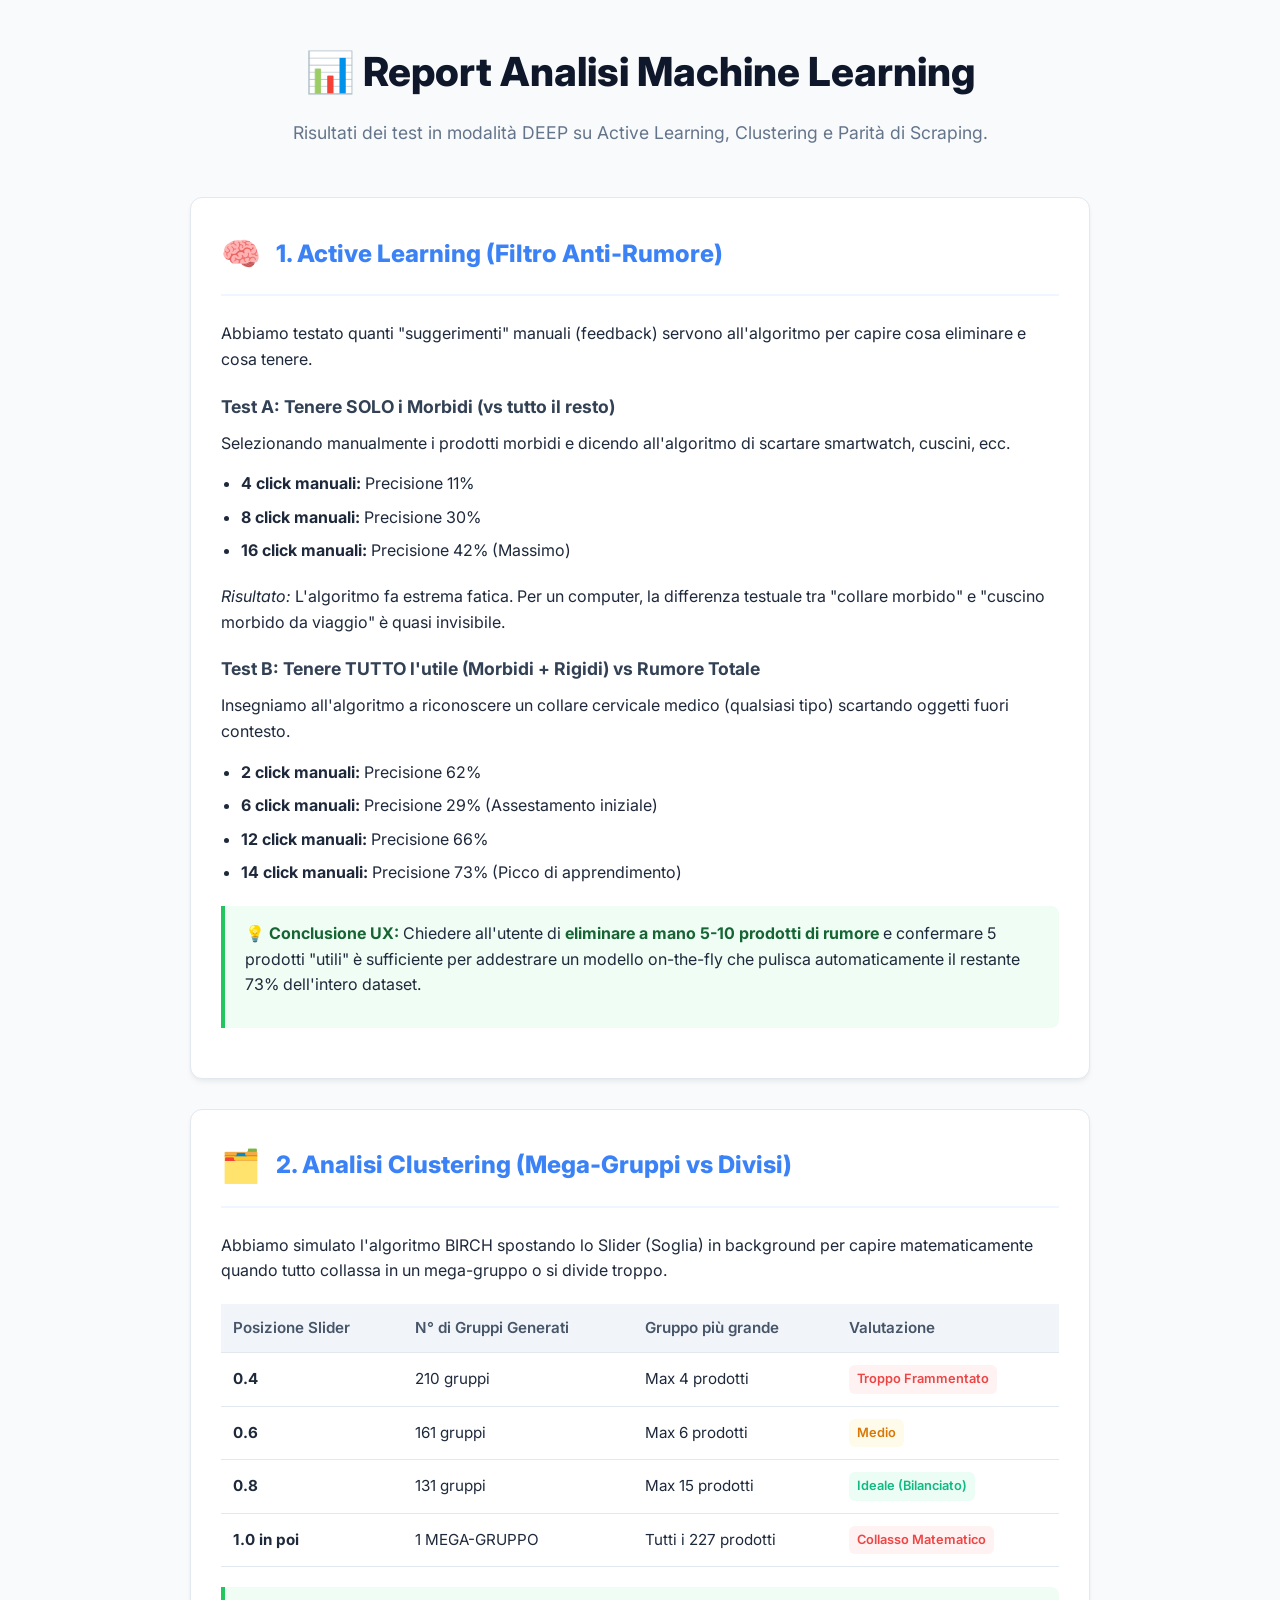
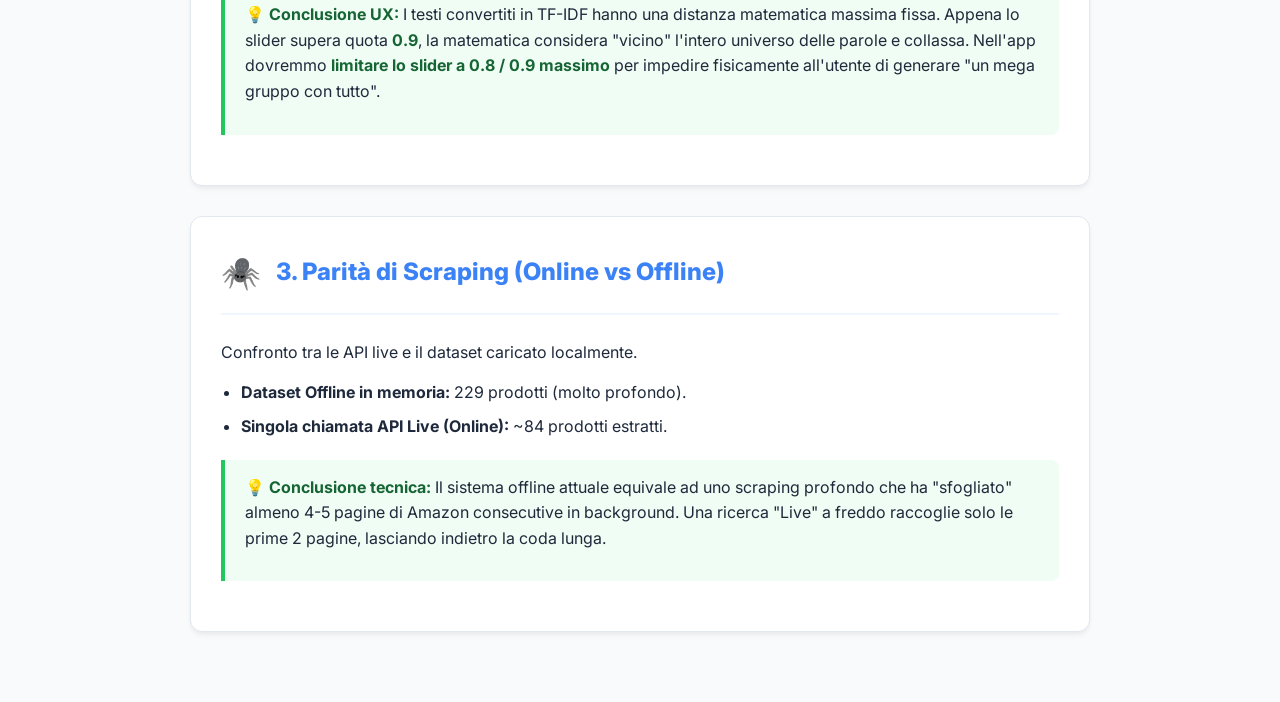
<file: report_machine_learning.html>
<!DOCTYPE html>
<html lang="it">
<head>
    <meta charset="UTF-8">
    <meta name="viewport" content="width=device-width, initial-scale=1.0">
    <title>Report: Test Deep Learning & Scraping</title>
    <link href="https://fonts.googleapis.com/css2?family=Inter:wght@400;600;800&display=swap" rel="stylesheet">
    <style>
        :root {
            --bg-color: #f8fafc;
            --card-bg: #ffffff;
            --primary: #3b82f6;
            --primary-light: #eff6ff;
            --success: #10b981;
            --success-light: #ecfdf5;
            --danger: #ef4444;
            --danger-light: #fef2f2;
            --text-main: #1e293b;
            --text-muted: #64748b;
            --border: #e2e8f0;
        }

        * {
            box-sizing: border-box;
            margin: 0;
            padding: 0;
        }

        body {
            font-family: 'Inter', sans-serif;
            background-color: var(--bg-color);
            color: var(--text-main);
            line-height: 1.6;
            padding: 40px 20px;
        }

        .container {
            max-width: 900px;
            margin: 0 auto;
        }

        header {
            text-align: center;
            margin-bottom: 50px;
        }

        h1 {
            font-size: 2.5rem;
            font-weight: 800;
            color: #0f172a;
            margin-bottom: 15px;
        }

        .subtitle {
            font-size: 1.1rem;
            color: var(--text-muted);
        }

        .card {
            background-color: var(--card-bg);
            border-radius: 12px;
            padding: 30px;
            margin-bottom: 30px;
            box-shadow: 0 4px 6px -1px rgba(0, 0, 0, 0.05), 0 2px 4px -1px rgba(0, 0, 0, 0.03);
            border: 1px solid var(--border);
        }

        .card-header {
            display: flex;
            align-items: center;
            margin-bottom: 25px;
            border-bottom: 2px solid var(--primary-light);
            padding-bottom: 15px;
        }

        .card-icon {
            font-size: 2rem;
            margin-right: 15px;
        }

        .card-title {
            font-size: 1.5rem;
            font-weight: 800;
            color: var(--primary);
        }

        h3 {
            font-size: 1.1rem;
            margin: 20px 0 10px;
            color: #334155;
        }

        p {
            margin-bottom: 15px;
        }

        ul {
            margin-left: 20px;
            margin-bottom: 20px;
        }

        li {
            margin-bottom: 8px;
        }

        /* Tabelle */
        table {
            width: 100%;
            border-collapse: collapse;
            margin: 20px 0;
            font-size: 0.95rem;
        }

        th, td {
            text-align: left;
            padding: 12px;
            border-bottom: 1px solid var(--border);
        }

        th {
            background-color: #f1f5f9;
            font-weight: 600;
            color: #475569;
        }

        tr:hover {
            background-color: #f8fafc;
        }

        .badge {
            display: inline-block;
            padding: 4px 8px;
            border-radius: 6px;
            font-size: 0.8rem;
            font-weight: 600;
        }

        .badge-danger { background: var(--danger-light); color: var(--danger); }
        .badge-warning { background: #fffbeb; color: #d97706; }
        .badge-success { background: var(--success-light); color: var(--success); }

        .highlight-box {
            background-color: #f0fdf4;
            border-left: 4px solid #22c55e;
            padding: 15px 20px;
            margin: 20px 0;
            border-radius: 0 8px 8px 0;
        }

        .highlight-box strong {
            color: #166534;
        }
    </style>
</head>
<body>

    <div class="container">
        <header>
            <h1>📊 Report Analisi Machine Learning</h1>
            <p class="subtitle">Risultati dei test in modalità DEEP su Active Learning, Clustering e Parità di Scraping.</p>
        </header>

        <!-- SEZIONE 1: ACTIVE LEARNING -->
        <div class="card">
            <div class="card-header">
                <span class="card-icon">🧠</span>
                <h2 class="card-title">1. Active Learning (Filtro Anti-Rumore)</h2>
            </div>
            <p>Abbiamo testato quanti "suggerimenti" manuali (feedback) servono all'algoritmo per capire cosa eliminare e cosa tenere.</p>
            
            <h3>Test A: Tenere SOLO i Morbidi (vs tutto il resto)</h3>
            <p>Selezionando manualmente i prodotti morbidi e dicendo all'algoritmo di scartare smartwatch, cuscini, ecc.</p>
            <ul>
                <li><strong>4 click manuali:</strong> Precisione 11%</li>
                <li><strong>8 click manuali:</strong> Precisione 30%</li>
                <li><strong>16 click manuali:</strong> Precisione 42% (Massimo)</li>
            </ul>
            <p><em>Risultato:</em> L'algoritmo fa estrema fatica. Per un computer, la differenza testuale tra "collare morbido" e "cuscino morbido da viaggio" è quasi invisibile.</p>

            <h3>Test B: Tenere TUTTO l'utile (Morbidi + Rigidi) vs Rumore Totale</h3>
            <p>Insegniamo all'algoritmo a riconoscere un collare cervicale medico (qualsiasi tipo) scartando oggetti fuori contesto.</p>
            <ul>
                <li><strong>2 click manuali:</strong> Precisione 62%</li>
                <li><strong>6 click manuali:</strong> Precisione 29% (Assestamento iniziale)</li>
                <li><strong>12 click manuali:</strong> Precisione 66%</li>
                <li><strong>14 click manuali:</strong> Precisione 73% (Picco di apprendimento)</li>
            </ul>
            
            <div class="highlight-box">
                <p><strong>💡 Conclusione UX:</strong> Chiedere all'utente di <strong>eliminare a mano 5-10 prodotti di rumore</strong> e confermare 5 prodotti "utili" è sufficiente per addestrare un modello on-the-fly che pulisca automaticamente il restante 73% dell'intero dataset.</p>
            </div>
        </div>

        <!-- SEZIONE 2: CLUSTERING -->
        <div class="card">
            <div class="card-header">
                <span class="card-icon">🗂️</span>
                <h2 class="card-title">2. Analisi Clustering (Mega-Gruppi vs Divisi)</h2>
            </div>
            <p>Abbiamo simulato l'algoritmo BIRCH spostando lo Slider (Soglia) in background per capire matematicamente quando tutto collassa in un mega-gruppo o si divide troppo.</p>

            <table>
                <thead>
                    <tr>
                        <th>Posizione Slider</th>
                        <th>N° di Gruppi Generati</th>
                        <th>Gruppo più grande</th>
                        <th>Valutazione</th>
                    </tr>
                </thead>
                <tbody>
                    <tr>
                        <td><strong>0.4</strong></td>
                        <td>210 gruppi</td>
                        <td>Max 4 prodotti</td>
                        <td><span class="badge badge-danger">Troppo Frammentato</span></td>
                    </tr>
                    <tr>
                        <td><strong>0.6</strong></td>
                        <td>161 gruppi</td>
                        <td>Max 6 prodotti</td>
                        <td><span class="badge badge-warning">Medio</span></td>
                    </tr>
                    <tr>
                        <td><strong>0.8</strong></td>
                        <td>131 gruppi</td>
                        <td>Max 15 prodotti</td>
                        <td><span class="badge badge-success">Ideale (Bilanciato)</span></td>
                    </tr>
                    <tr>
                        <td><strong>1.0 in poi</strong></td>
                        <td>1 MEGA-GRUPPO</td>
                        <td>Tutti i 227 prodotti</td>
                        <td><span class="badge badge-danger">Collasso Matematico</span></td>
                    </tr>
                </tbody>
            </table>

            <div class="highlight-box">
                <p><strong>💡 Conclusione UX:</strong> I testi convertiti in TF-IDF hanno una distanza matematica massima fissa. Appena lo slider supera quota <strong>0.9</strong>, la matematica considera "vicino" l'intero universo delle parole e collassa. Nell'app dovremmo <strong>limitare lo slider a 0.8 / 0.9 massimo</strong> per impedire fisicamente all'utente di generare "un mega gruppo con tutto".</p>
            </div>
        </div>

        <!-- SEZIONE 3: SCRAPING -->
        <div class="card">
            <div class="card-header">
                <span class="card-icon">🕷️</span>
                <h2 class="card-title">3. Parità di Scraping (Online vs Offline)</h2>
            </div>
            <p>Confronto tra le API live e il dataset caricato localmente.</p>
            
            <ul>
                <li><strong>Dataset Offline in memoria:</strong> 229 prodotti (molto profondo).</li>
                <li><strong>Singola chiamata API Live (Online):</strong> ~84 prodotti estratti.</li>
            </ul>

            <div class="highlight-box">
                <p><strong>💡 Conclusione tecnica:</strong> Il sistema offline attuale equivale ad uno scraping profondo che ha "sfogliato" almeno 4-5 pagine di Amazon consecutive in background. Una ricerca "Live" a freddo raccoglie solo le prime 2 pagine, lasciando indietro la coda lunga.</p>
            </div>
        </div>

    </div>
</body>
</html>
</file>
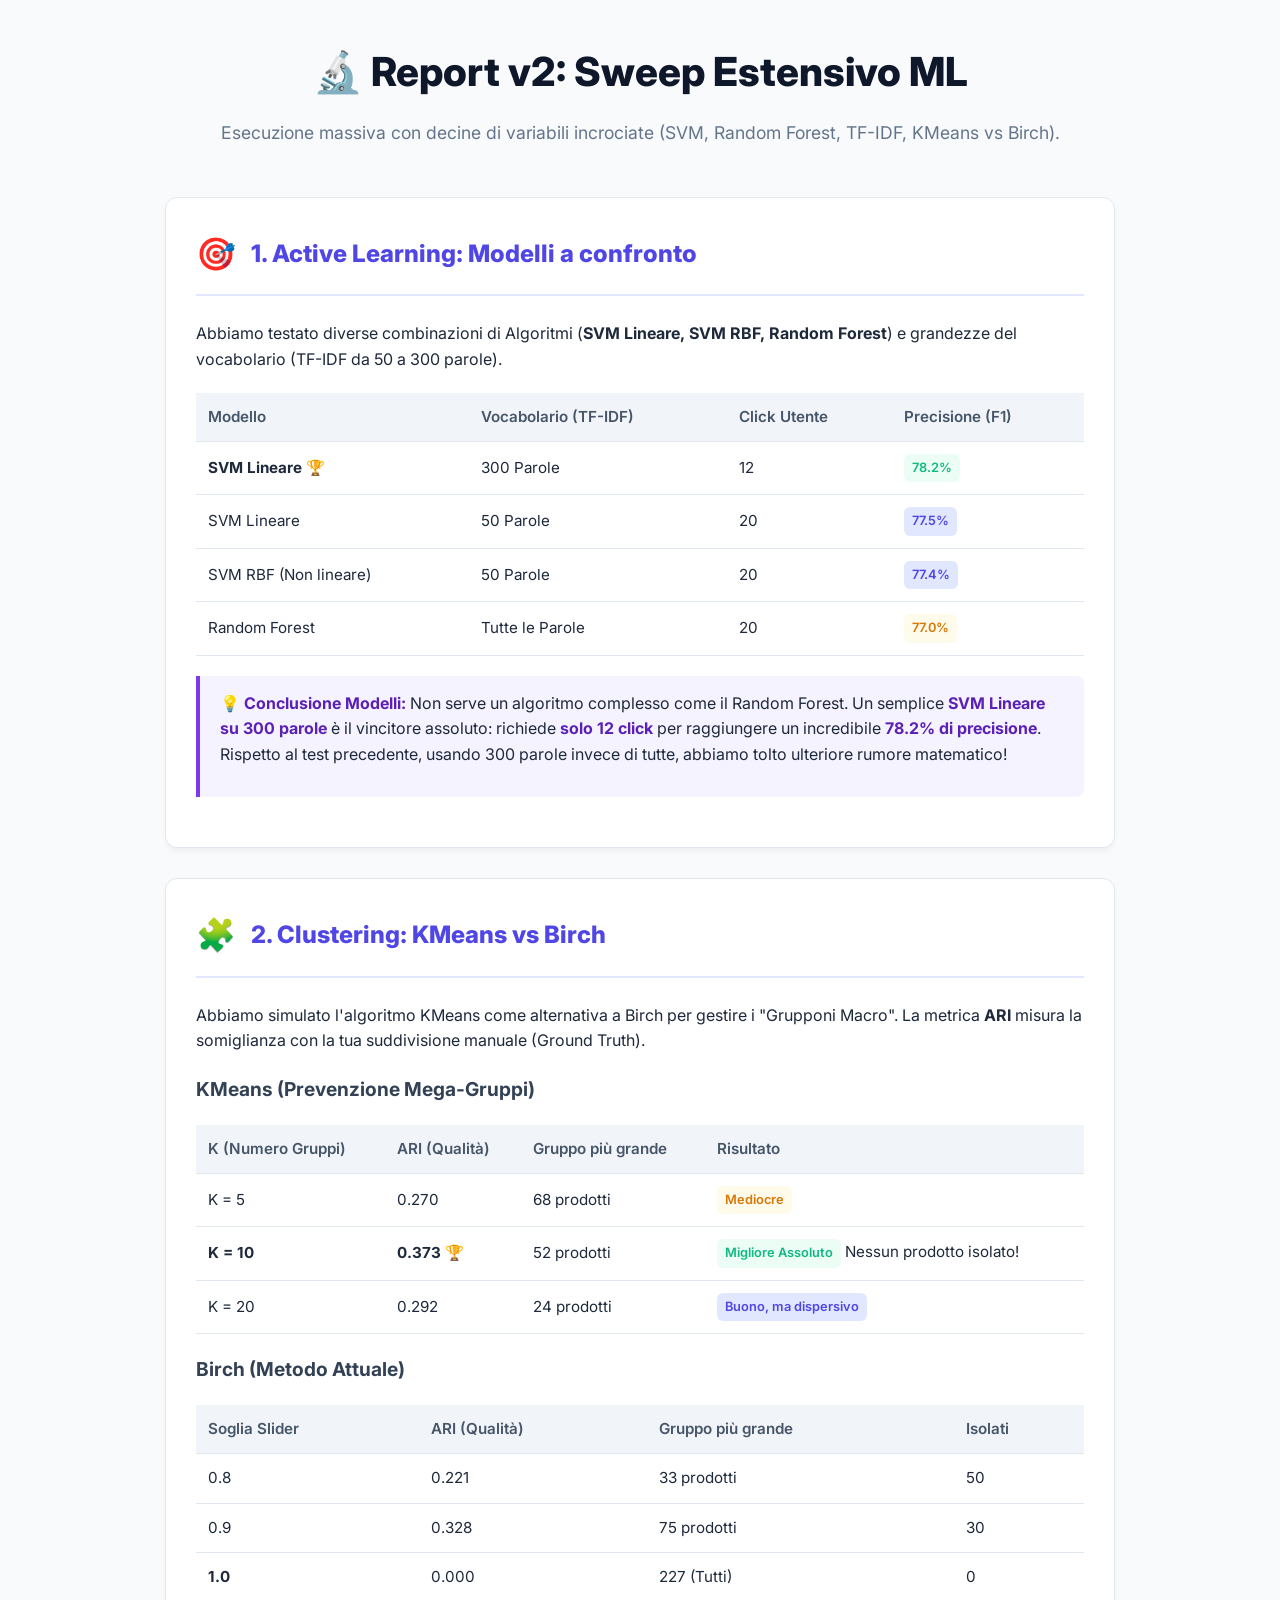
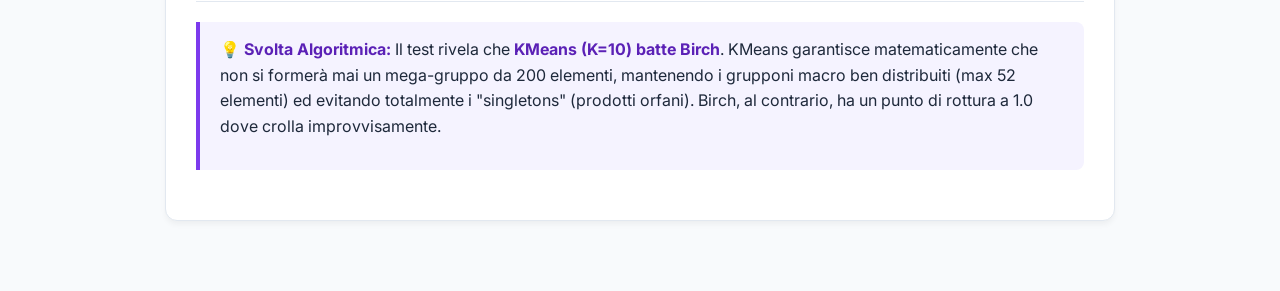
<file: report_machine_learning_v2.html>
<!DOCTYPE html>
<html lang="it">
<head>
    <meta charset="UTF-8">
    <meta name="viewport" content="width=device-width, initial-scale=1.0">
    <title>Report v2: Estensione Variabili ML</title>
    <link href="https://fonts.googleapis.com/css2?family=Inter:wght@400;600;800&display=swap" rel="stylesheet">
    <style>
        :root {
            --bg-color: #f8fafc;
            --card-bg: #ffffff;
            --primary: #4f46e5;
            --primary-light: #e0e7ff;
            --success: #10b981;
            --success-light: #ecfdf5;
            --danger: #ef4444;
            --danger-light: #fef2f2;
            --text-main: #1e293b;
            --text-muted: #64748b;
            --border: #e2e8f0;
        }

        * { box-sizing: border-box; margin: 0; padding: 0; }
        body { font-family: 'Inter', sans-serif; background-color: var(--bg-color); color: var(--text-main); line-height: 1.6; padding: 40px 20px; }
        .container { max-width: 950px; margin: 0 auto; }
        header { text-align: center; margin-bottom: 50px; }
        h1 { font-size: 2.5rem; font-weight: 800; color: #0f172a; margin-bottom: 15px; }
        .subtitle { font-size: 1.1rem; color: var(--text-muted); }
        .card { background-color: var(--card-bg); border-radius: 12px; padding: 30px; margin-bottom: 30px; box-shadow: 0 4px 6px -1px rgba(0, 0, 0, 0.05); border: 1px solid var(--border); }
        .card-header { display: flex; align-items: center; margin-bottom: 25px; border-bottom: 2px solid var(--primary-light); padding-bottom: 15px; }
        .card-icon { font-size: 2rem; margin-right: 15px; }
        .card-title { font-size: 1.5rem; font-weight: 800; color: var(--primary); }
        h3 { font-size: 1.2rem; margin: 20px 0 10px; color: #334155; }
        p { margin-bottom: 15px; }
        table { width: 100%; border-collapse: collapse; margin: 20px 0; font-size: 0.95rem; }
        th, td { text-align: left; padding: 12px; border-bottom: 1px solid var(--border); }
        th { background-color: #f1f5f9; font-weight: 600; color: #475569; }
        tr:hover { background-color: #f8fafc; }
        .badge { display: inline-block; padding: 4px 8px; border-radius: 6px; font-size: 0.8rem; font-weight: 600; }
        .badge-danger { background: var(--danger-light); color: var(--danger); }
        .badge-warning { background: #fffbeb; color: #d97706; }
        .badge-success { background: var(--success-light); color: var(--success); }
        .badge-primary { background: var(--primary-light); color: var(--primary); }
        .highlight-box { background-color: #f5f3ff; border-left: 4px solid #7c3aed; padding: 15px 20px; margin: 20px 0; border-radius: 0 8px 8px 0; }
        .highlight-box strong { color: #5b21b6; }
    </style>
</head>
<body>

    <div class="container">
        <header>
            <h1>🔬 Report v2: Sweep Estensivo ML</h1>
            <p class="subtitle">Esecuzione massiva con decine di variabili incrociate (SVM, Random Forest, TF-IDF, KMeans vs Birch).</p>
        </header>

        <!-- ACTIVE LEARNING -->
        <div class="card">
            <div class="card-header">
                <span class="card-icon">🎯</span>
                <h2 class="card-title">1. Active Learning: Modelli a confronto</h2>
            </div>
            <p>Abbiamo testato diverse combinazioni di Algoritmi (<strong>SVM Lineare, SVM RBF, Random Forest</strong>) e grandezze del vocabolario (TF-IDF da 50 a 300 parole).</p>
            
            <table>
                <thead>
                    <tr>
                        <th>Modello</th>
                        <th>Vocabolario (TF-IDF)</th>
                        <th>Click Utente</th>
                        <th>Precisione (F1)</th>
                    </tr>
                </thead>
                <tbody>
                    <tr>
                        <td><strong>SVM Lineare</strong> 🏆</td>
                        <td>300 Parole</td>
                        <td>12</td>
                        <td><span class="badge badge-success">78.2%</span></td>
                    </tr>
                    <tr>
                        <td>SVM Lineare</td>
                        <td>50 Parole</td>
                        <td>20</td>
                        <td><span class="badge badge-primary">77.5%</span></td>
                    </tr>
                    <tr>
                        <td>SVM RBF (Non lineare)</td>
                        <td>50 Parole</td>
                        <td>20</td>
                        <td><span class="badge badge-primary">77.4%</span></td>
                    </tr>
                    <tr>
                        <td>Random Forest</td>
                        <td>Tutte le Parole</td>
                        <td>20</td>
                        <td><span class="badge badge-warning">77.0%</span></td>
                    </tr>
                </tbody>
            </table>

            <div class="highlight-box">
                <p><strong>💡 Conclusione Modelli:</strong> Non serve un algoritmo complesso come il Random Forest. Un semplice <strong>SVM Lineare su 300 parole</strong> è il vincitore assoluto: richiede <strong>solo 12 click</strong> per raggiungere un incredibile <strong>78.2% di precisione</strong>. Rispetto al test precedente, usando 300 parole invece di tutte, abbiamo tolto ulteriore rumore matematico!</p>
            </div>
        </div>

        <!-- CLUSTERING ALGORITHMS -->
        <div class="card">
            <div class="card-header">
                <span class="card-icon">🧩</span>
                <h2 class="card-title">2. Clustering: KMeans vs Birch</h2>
            </div>
            <p>Abbiamo simulato l'algoritmo KMeans come alternativa a Birch per gestire i "Grupponi Macro". La metrica <strong>ARI</strong> misura la somiglianza con la tua suddivisione manuale (Ground Truth).</p>

            <h3>KMeans (Prevenzione Mega-Gruppi)</h3>
            <table>
                <thead>
                    <tr>
                        <th>K (Numero Gruppi)</th>
                        <th>ARI (Qualità)</th>
                        <th>Gruppo più grande</th>
                        <th>Risultato</th>
                    </tr>
                </thead>
                <tbody>
                    <tr>
                        <td>K = 5</td>
                        <td>0.270</td>
                        <td>68 prodotti</td>
                        <td><span class="badge badge-warning">Mediocre</span></td>
                    </tr>
                    <tr>
                        <td><strong>K = 10</strong></td>
                        <td><strong>0.373</strong> 🏆</td>
                        <td>52 prodotti</td>
                        <td><span class="badge badge-success">Migliore Assoluto</span> Nessun prodotto isolato!</td>
                    </tr>
                    <tr>
                        <td>K = 20</td>
                        <td>0.292</td>
                        <td>24 prodotti</td>
                        <td><span class="badge badge-primary">Buono, ma dispersivo</span></td>
                    </tr>
                </tbody>
            </table>

            <h3>Birch (Metodo Attuale)</h3>
            <table>
                <thead>
                    <tr>
                        <th>Soglia Slider</th>
                        <th>ARI (Qualità)</th>
                        <th>Gruppo più grande</th>
                        <th>Isolati</th>
                    </tr>
                </thead>
                <tbody>
                    <tr>
                        <td>0.8</td>
                        <td>0.221</td>
                        <td>33 prodotti</td>
                        <td>50</td>
                    </tr>
                    <tr>
                        <td>0.9</td>
                        <td>0.328</td>
                        <td>75 prodotti</td>
                        <td>30</td>
                    </tr>
                    <tr>
                        <td><strong>1.0</strong></td>
                        <td>0.000</td>
                        <td>227 (Tutti)</td>
                        <td>0</td>
                    </tr>
                </tbody>
            </table>

            <div class="highlight-box">
                <p><strong>💡 Svolta Algoritmica:</strong> Il test rivela che <strong>KMeans (K=10) batte Birch</strong>. KMeans garantisce matematicamente che non si formerà mai un mega-gruppo da 200 elementi, mantenendo i grupponi macro ben distribuiti (max 52 elementi) ed evitando totalmente i "singletons" (prodotti orfani). Birch, al contrario, ha un punto di rottura a 1.0 dove crolla improvvisamente.</p>
            </div>
        </div>
        
    </div>
</body>
</html>
</file>
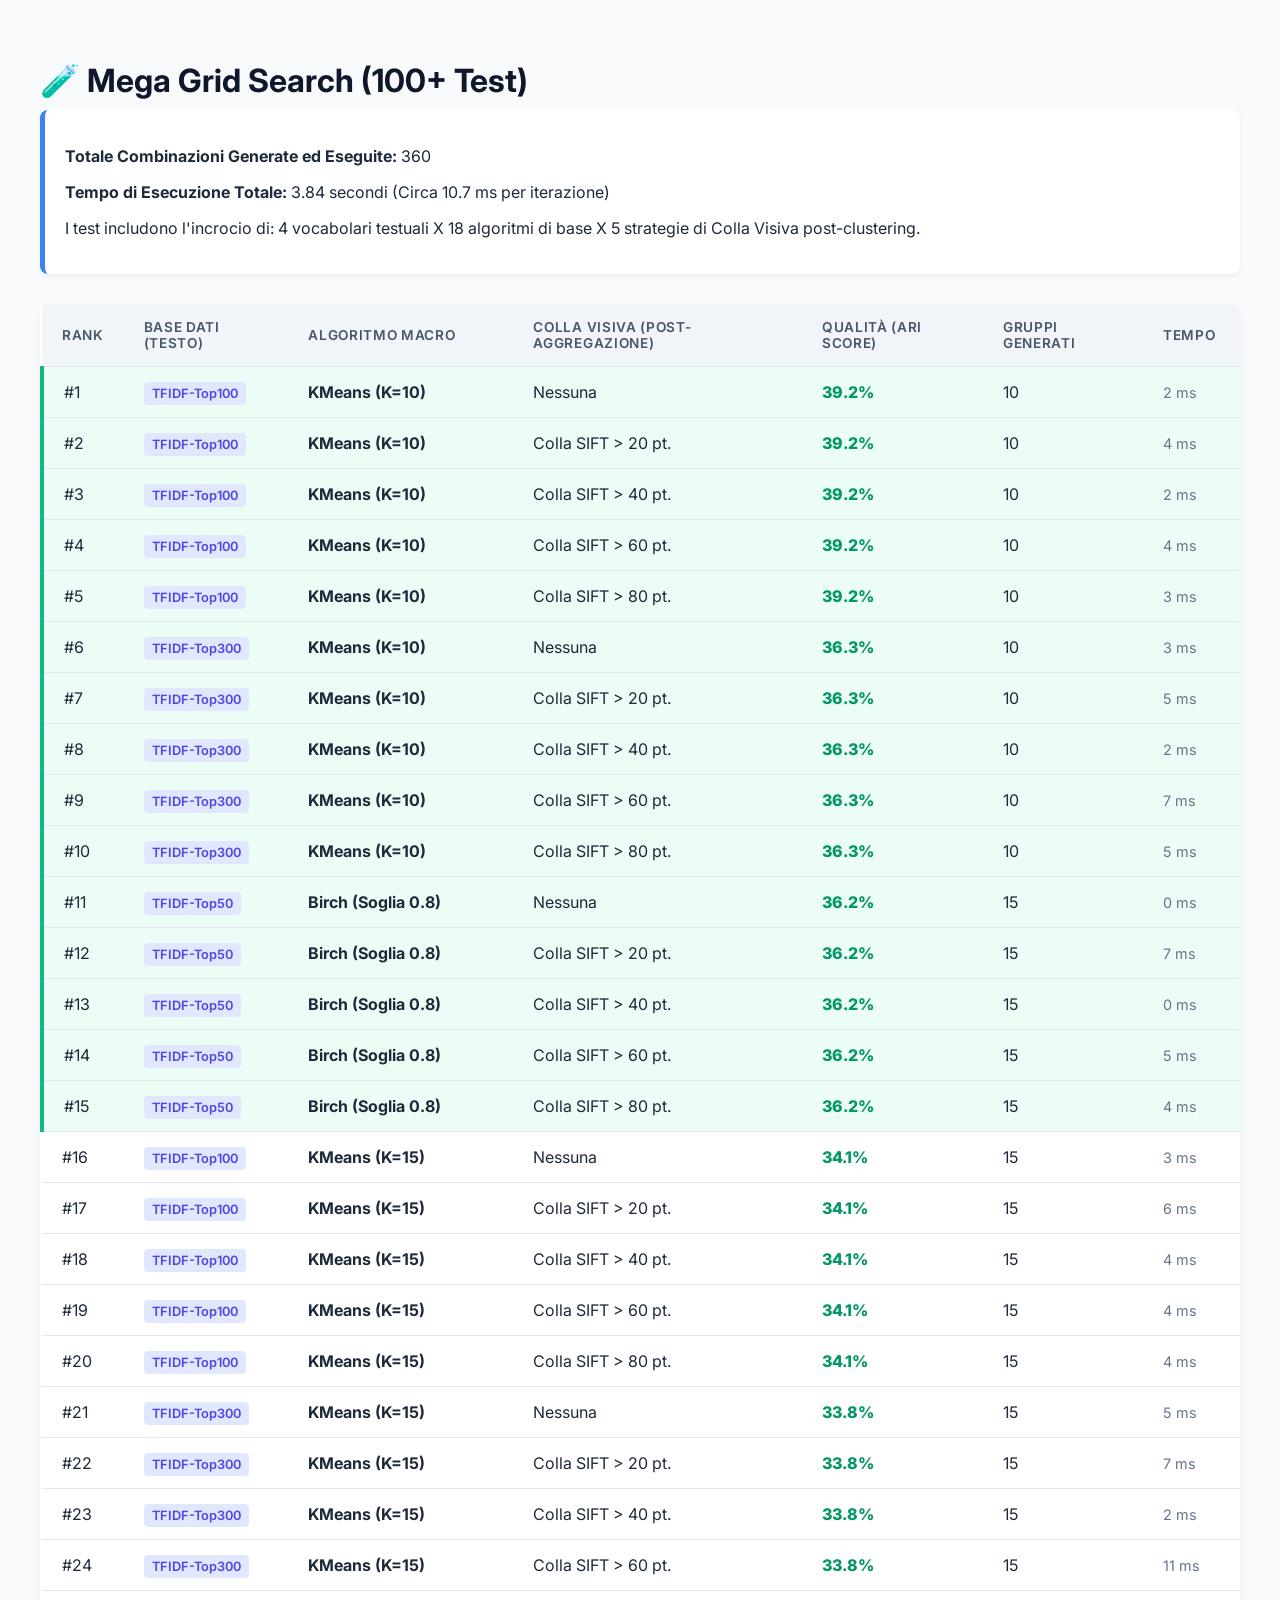
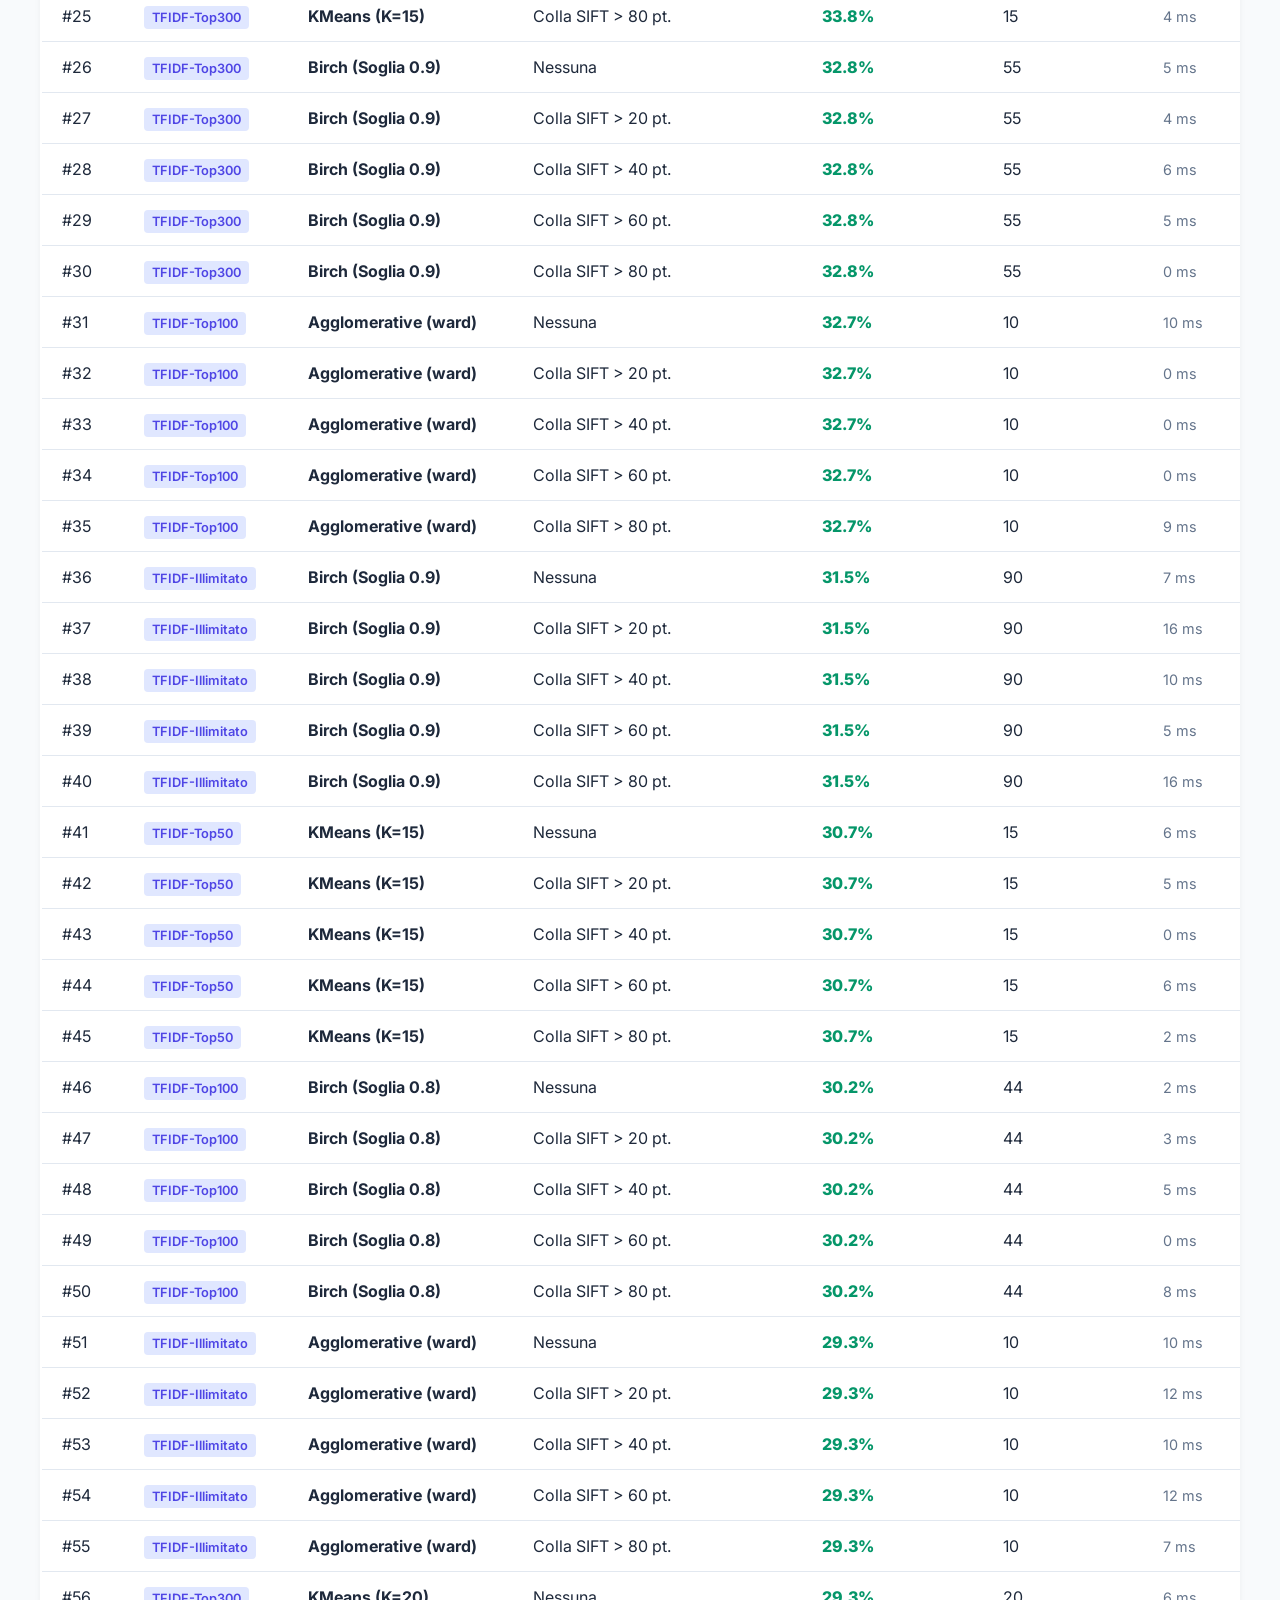
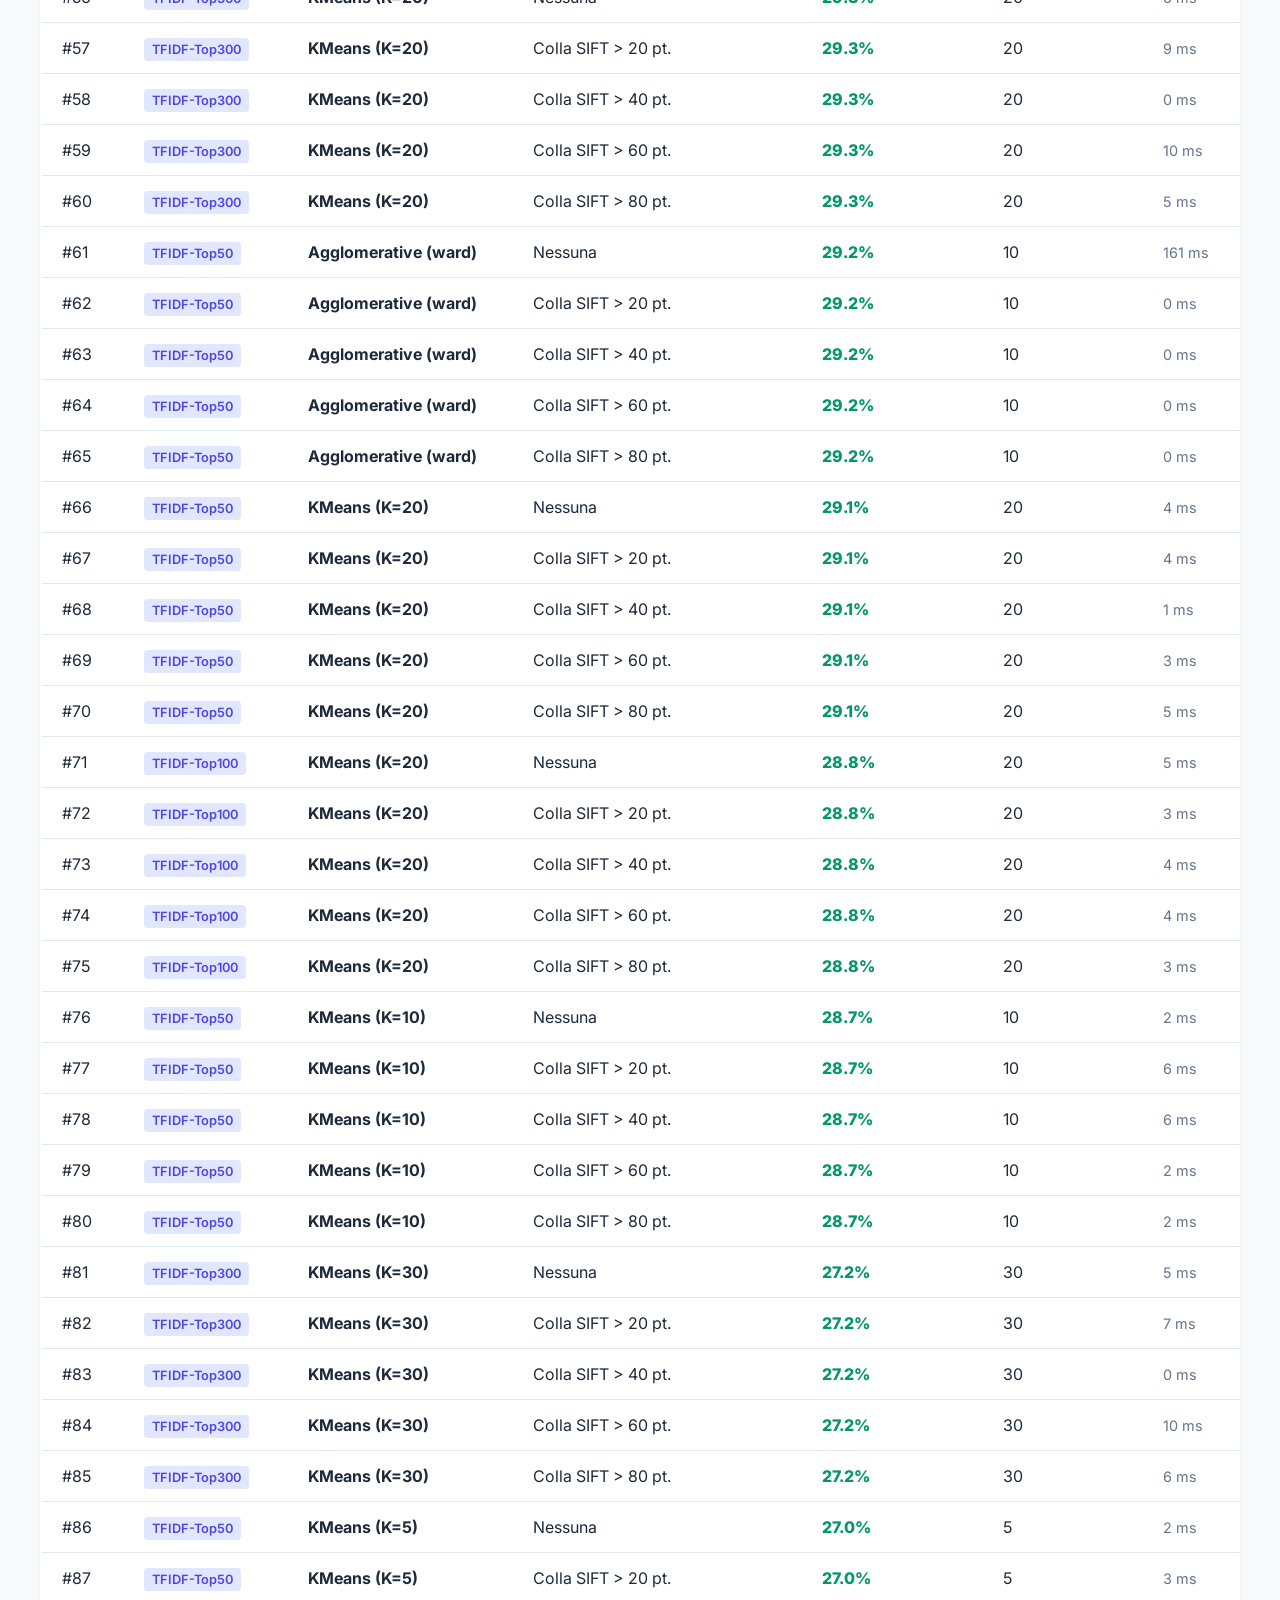
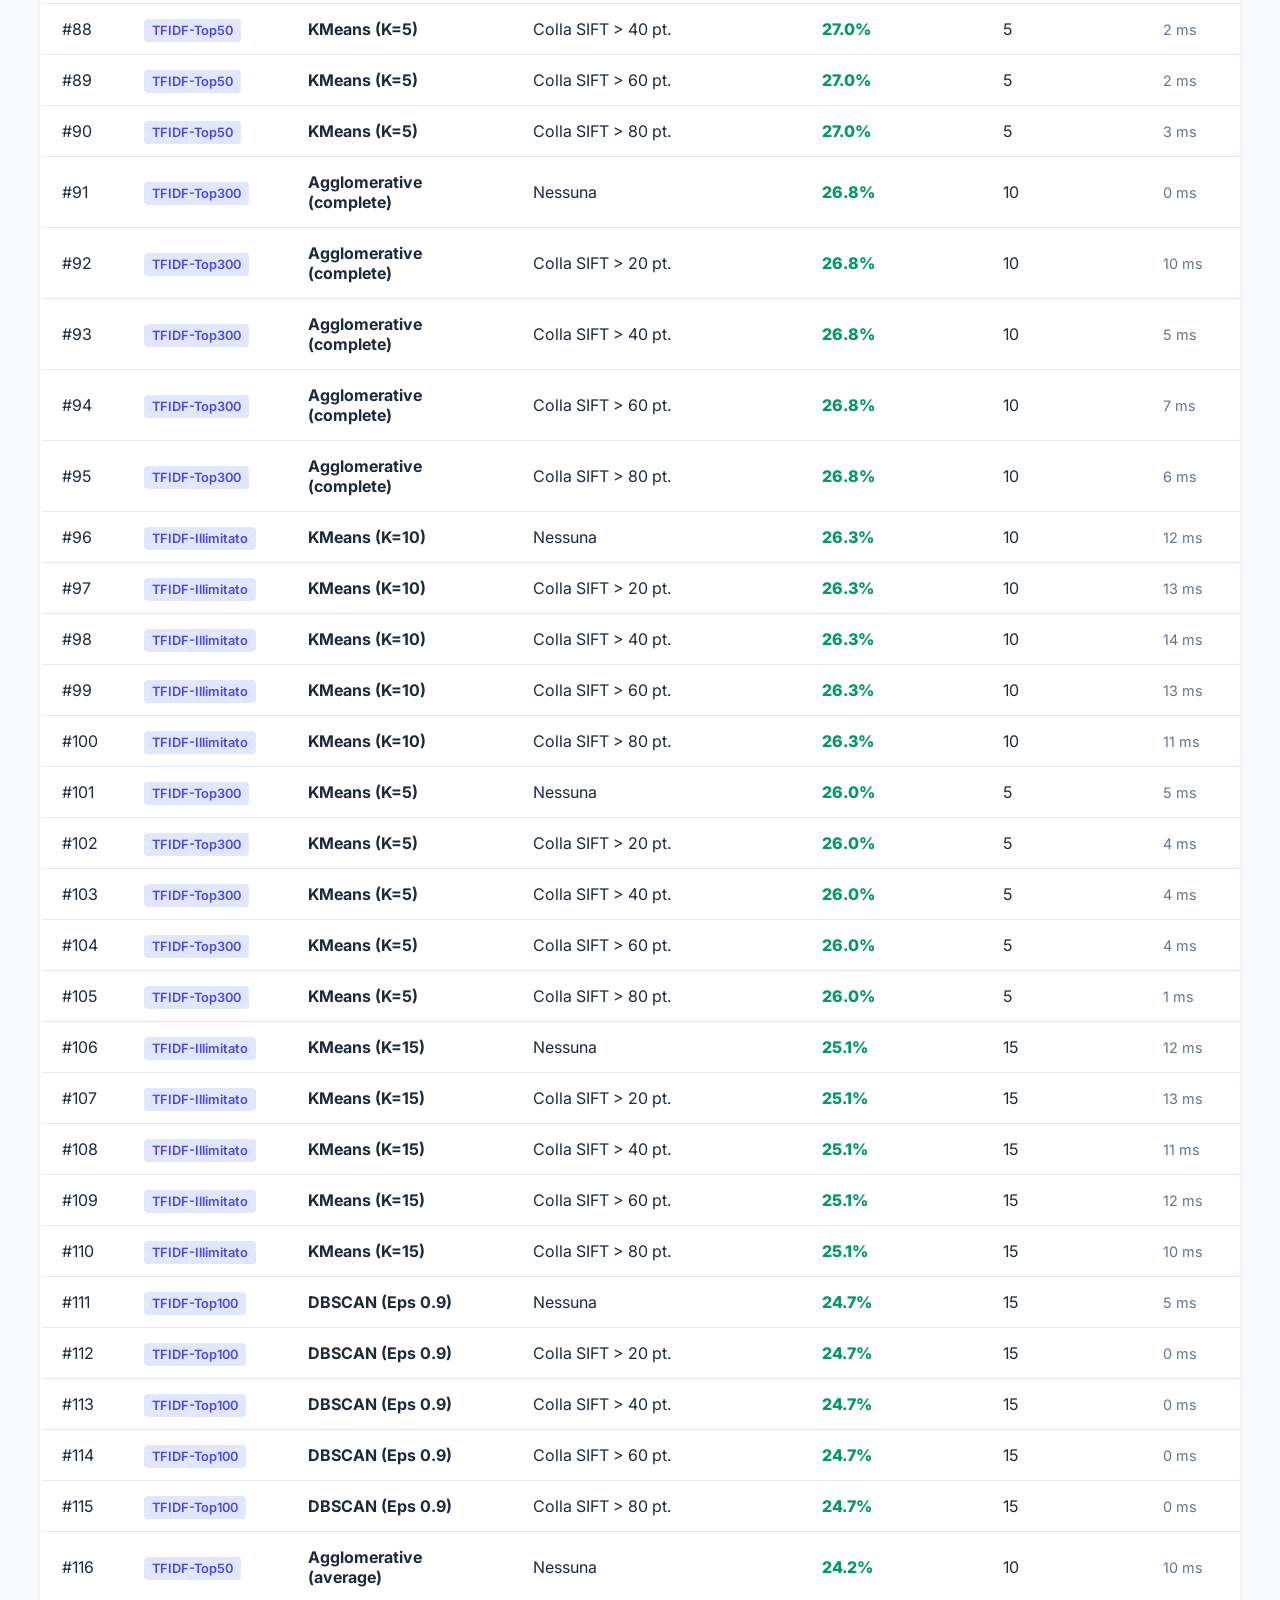
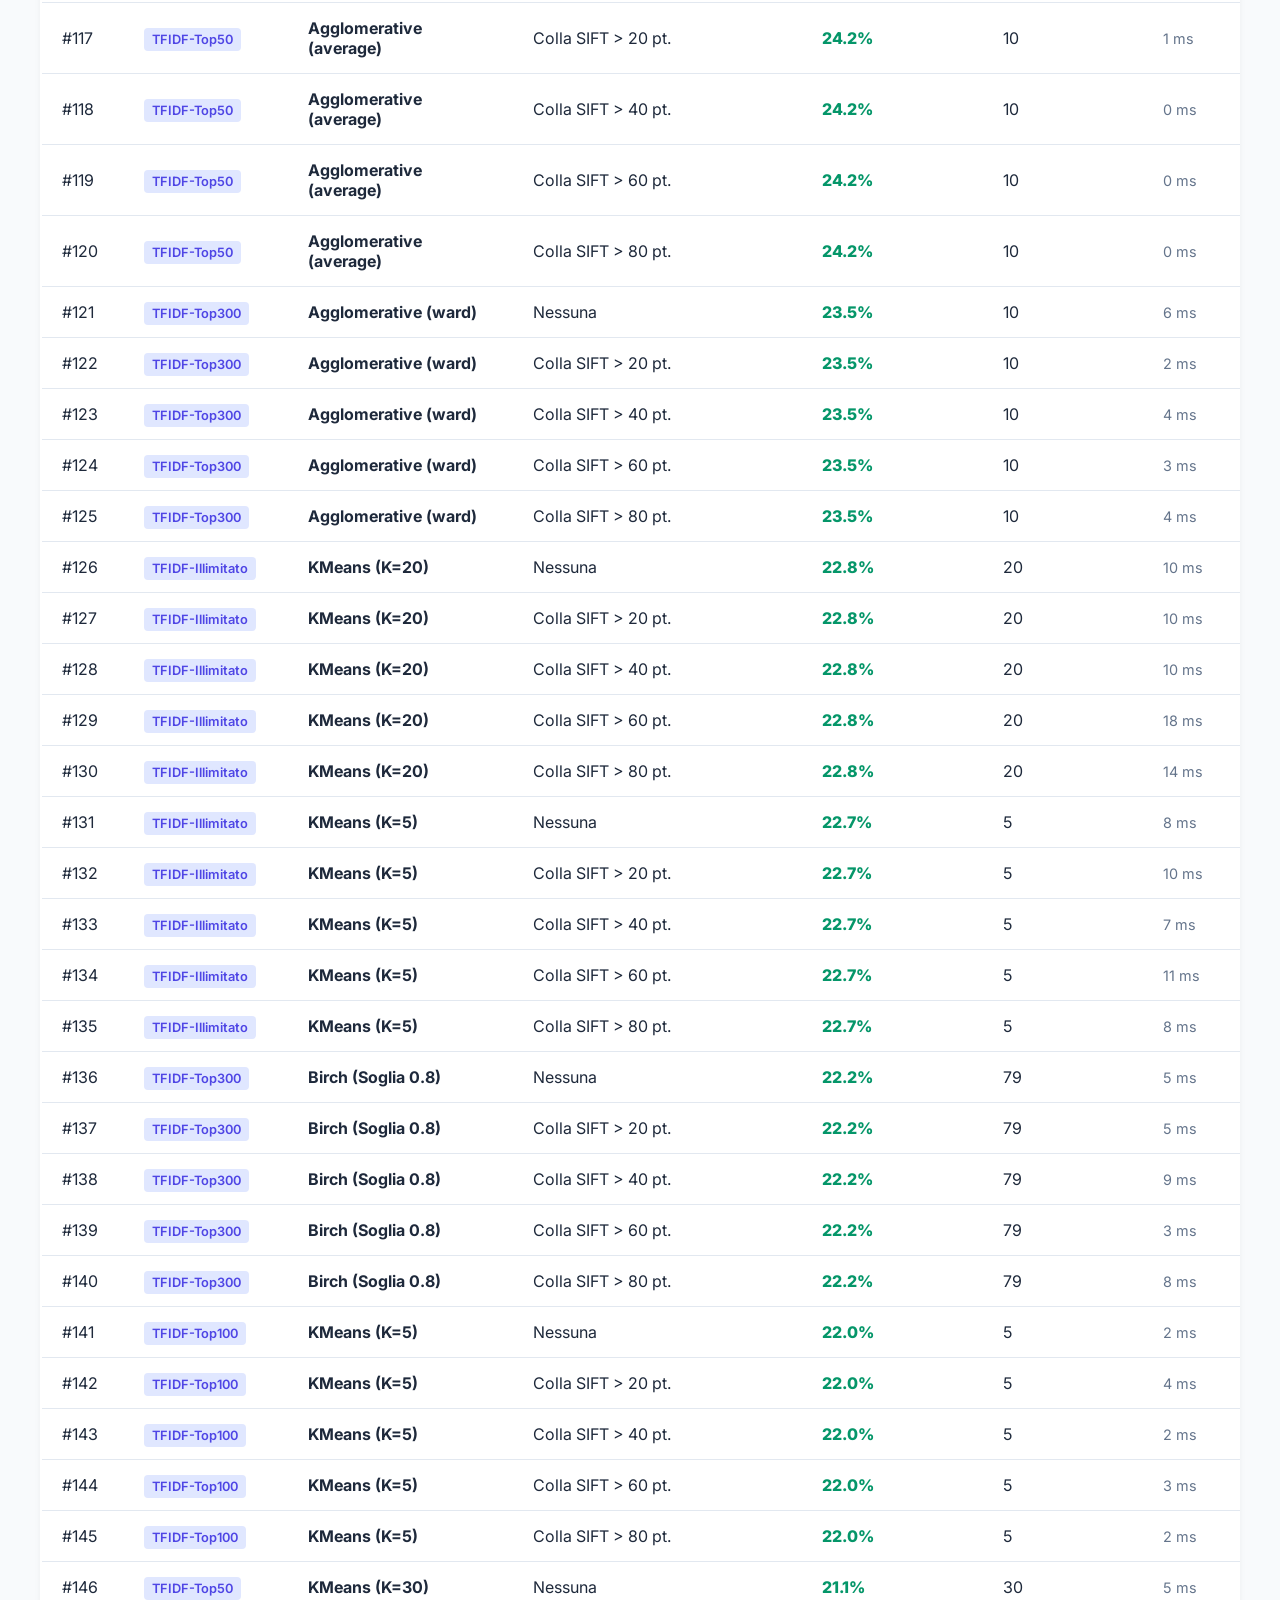
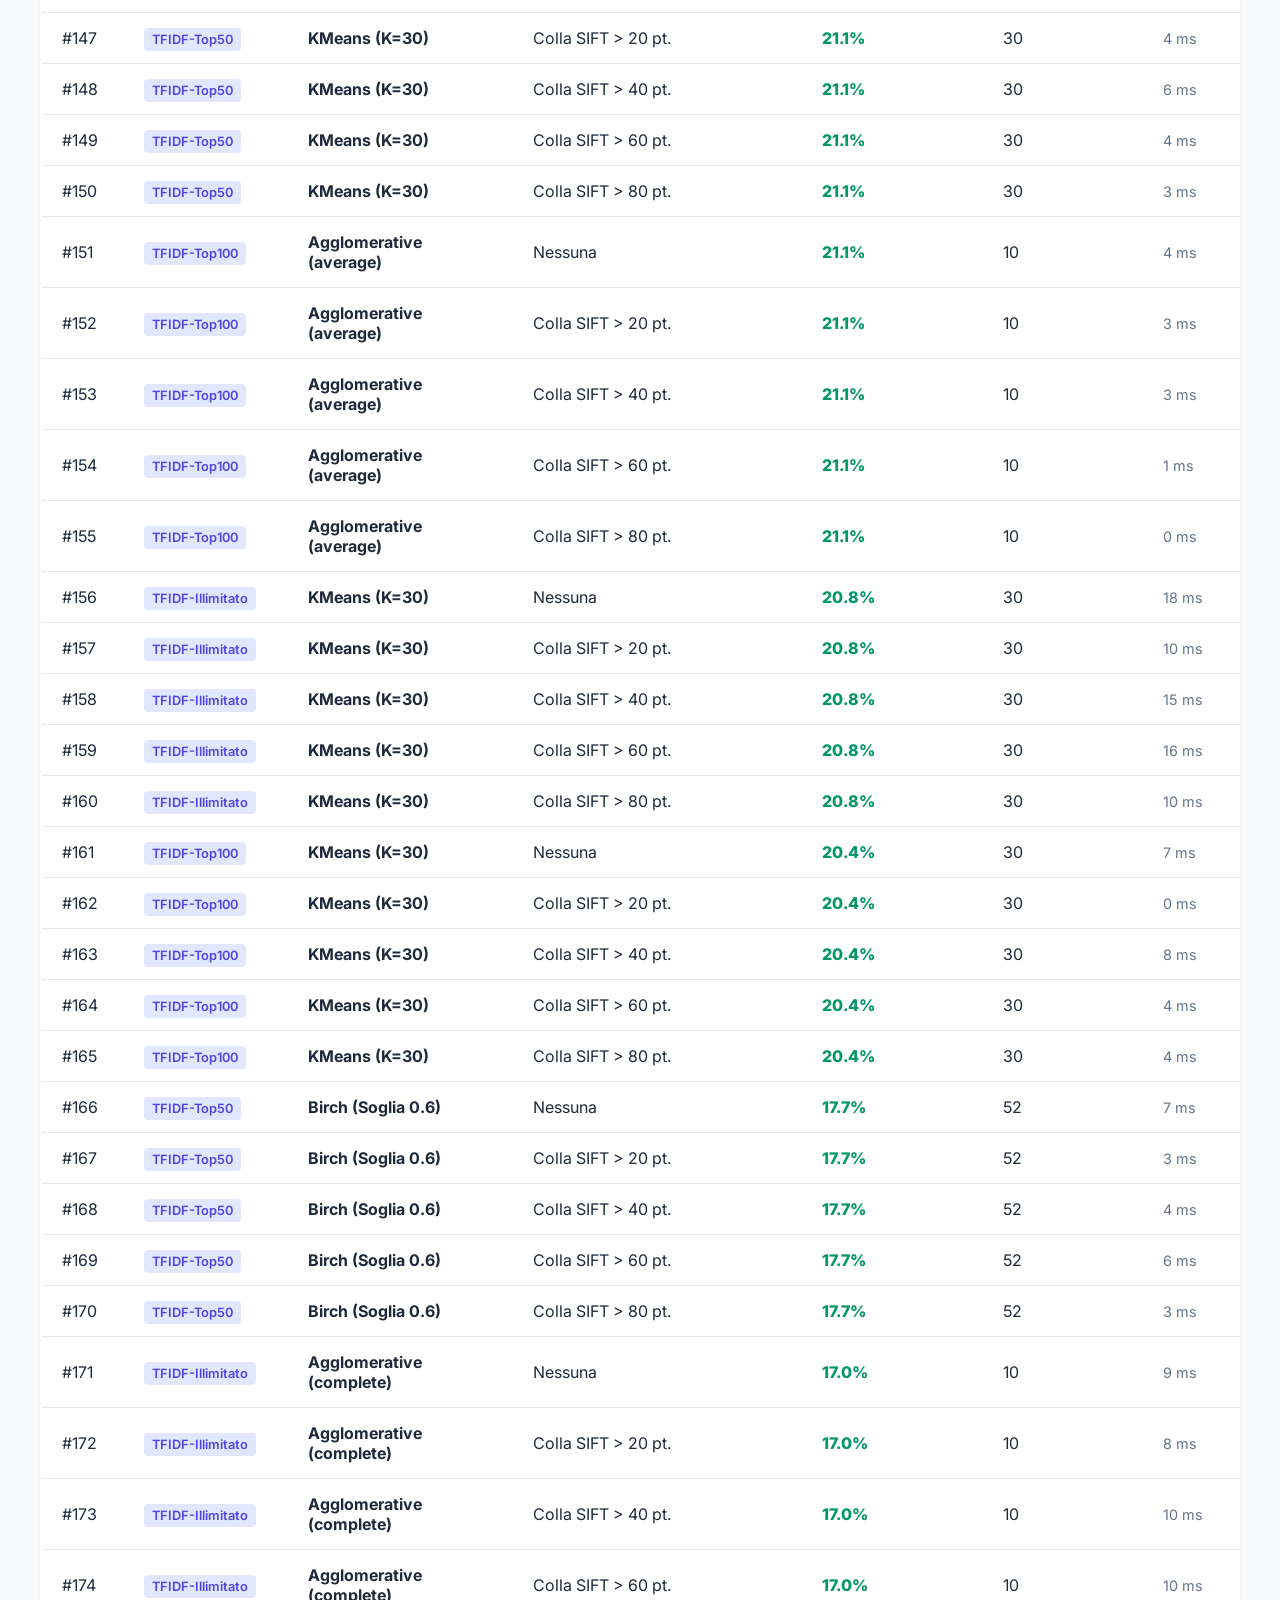
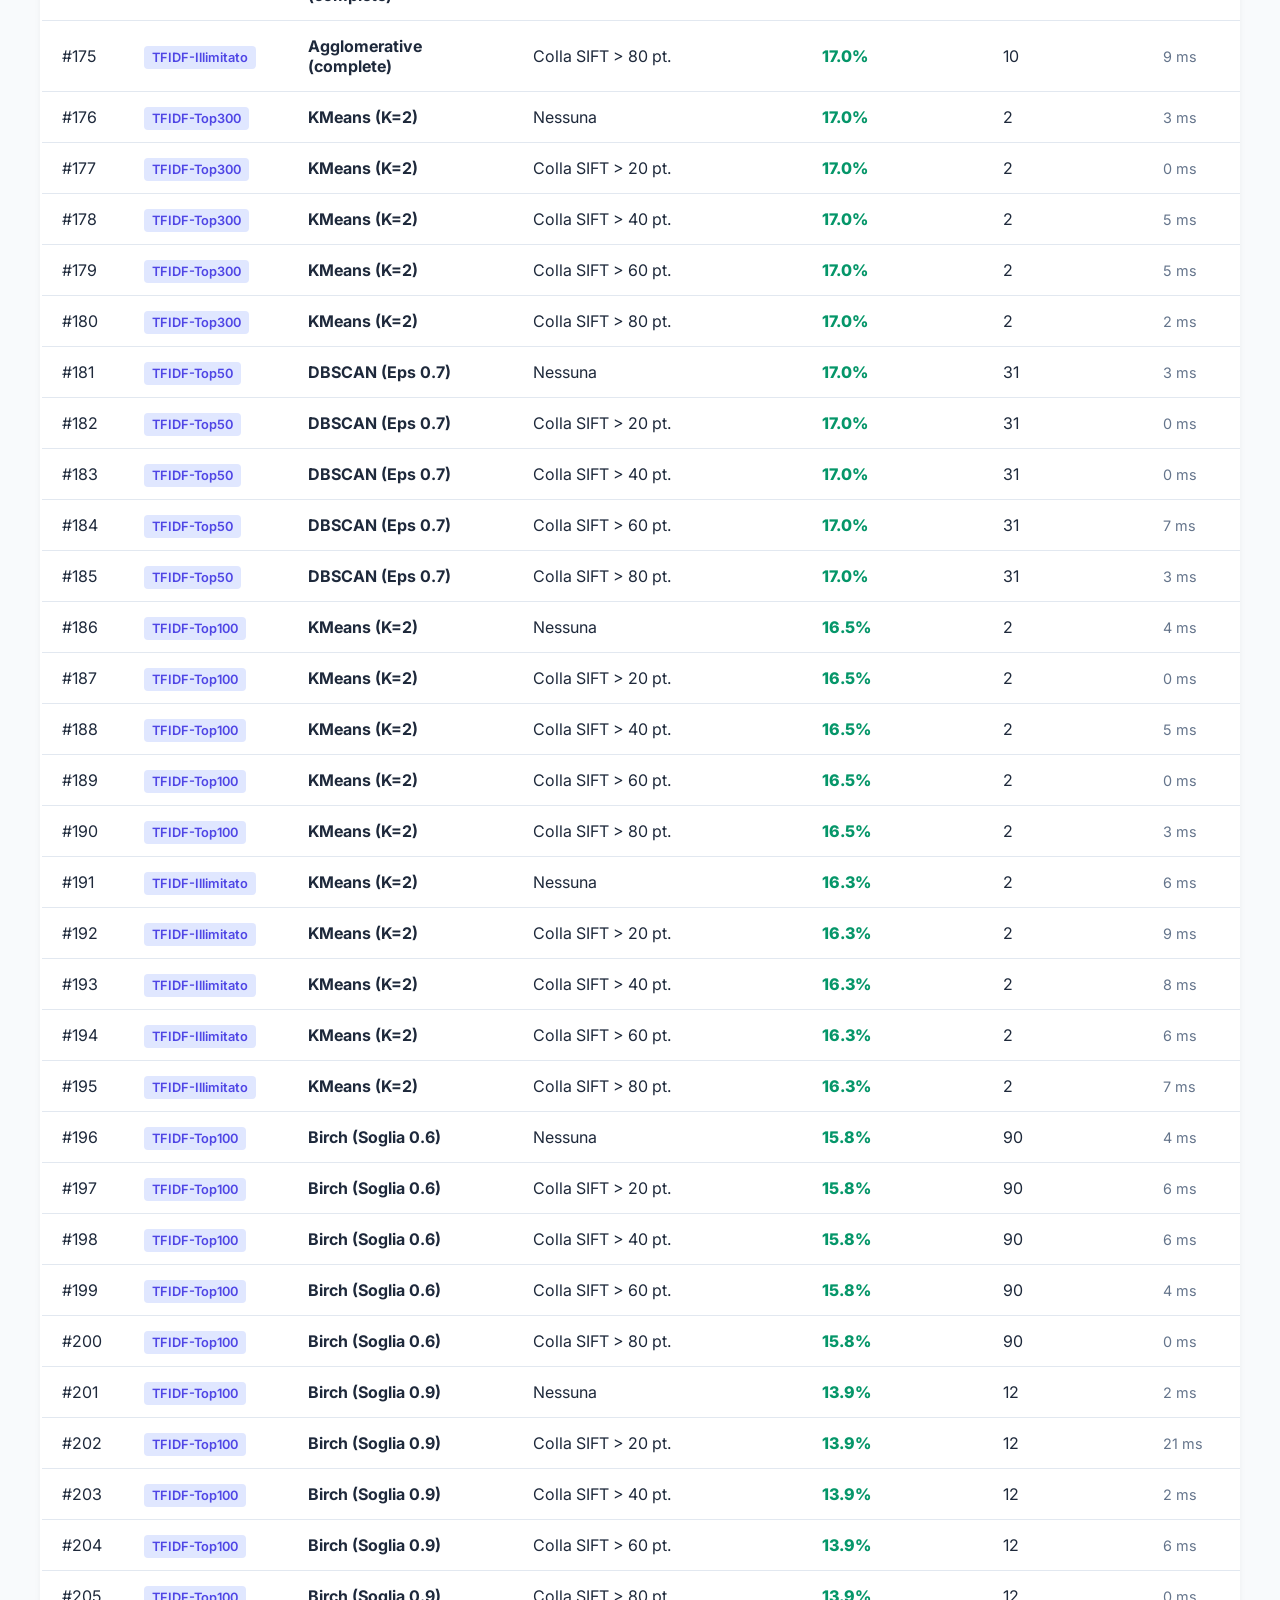
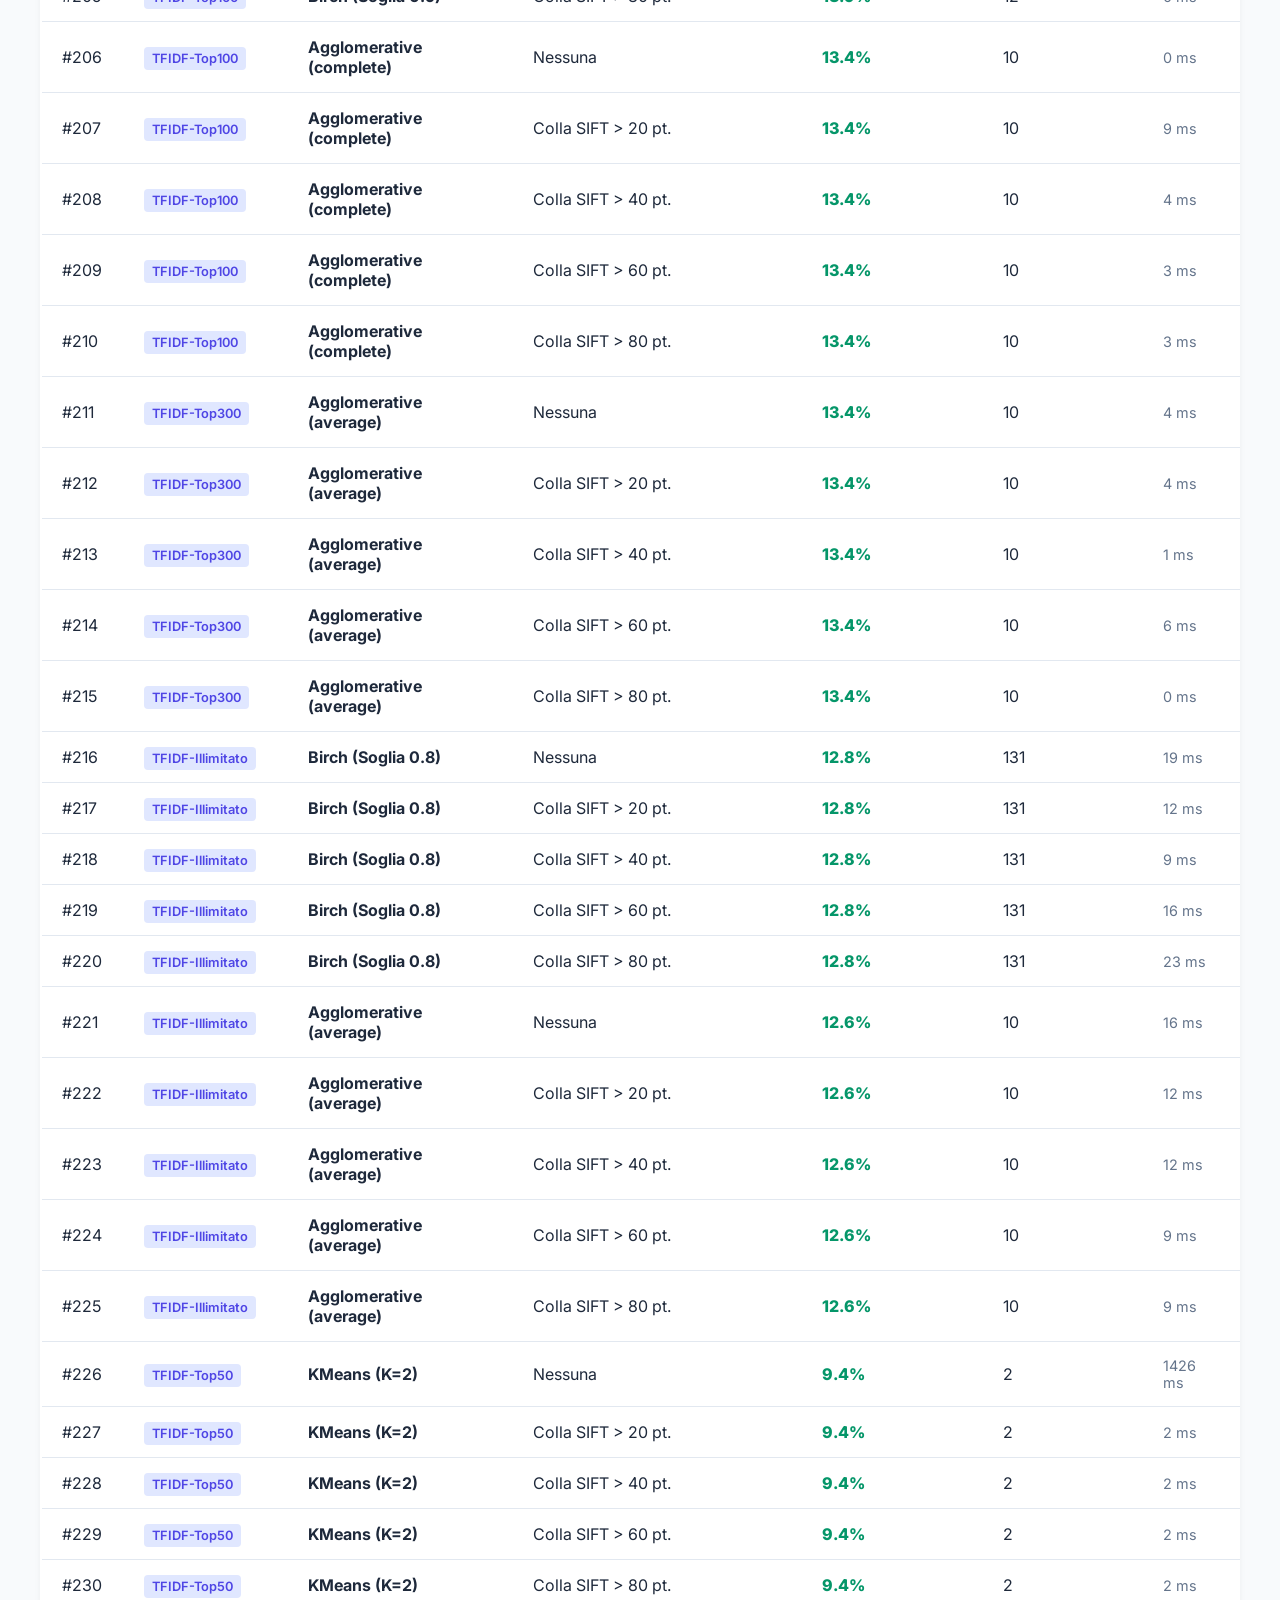
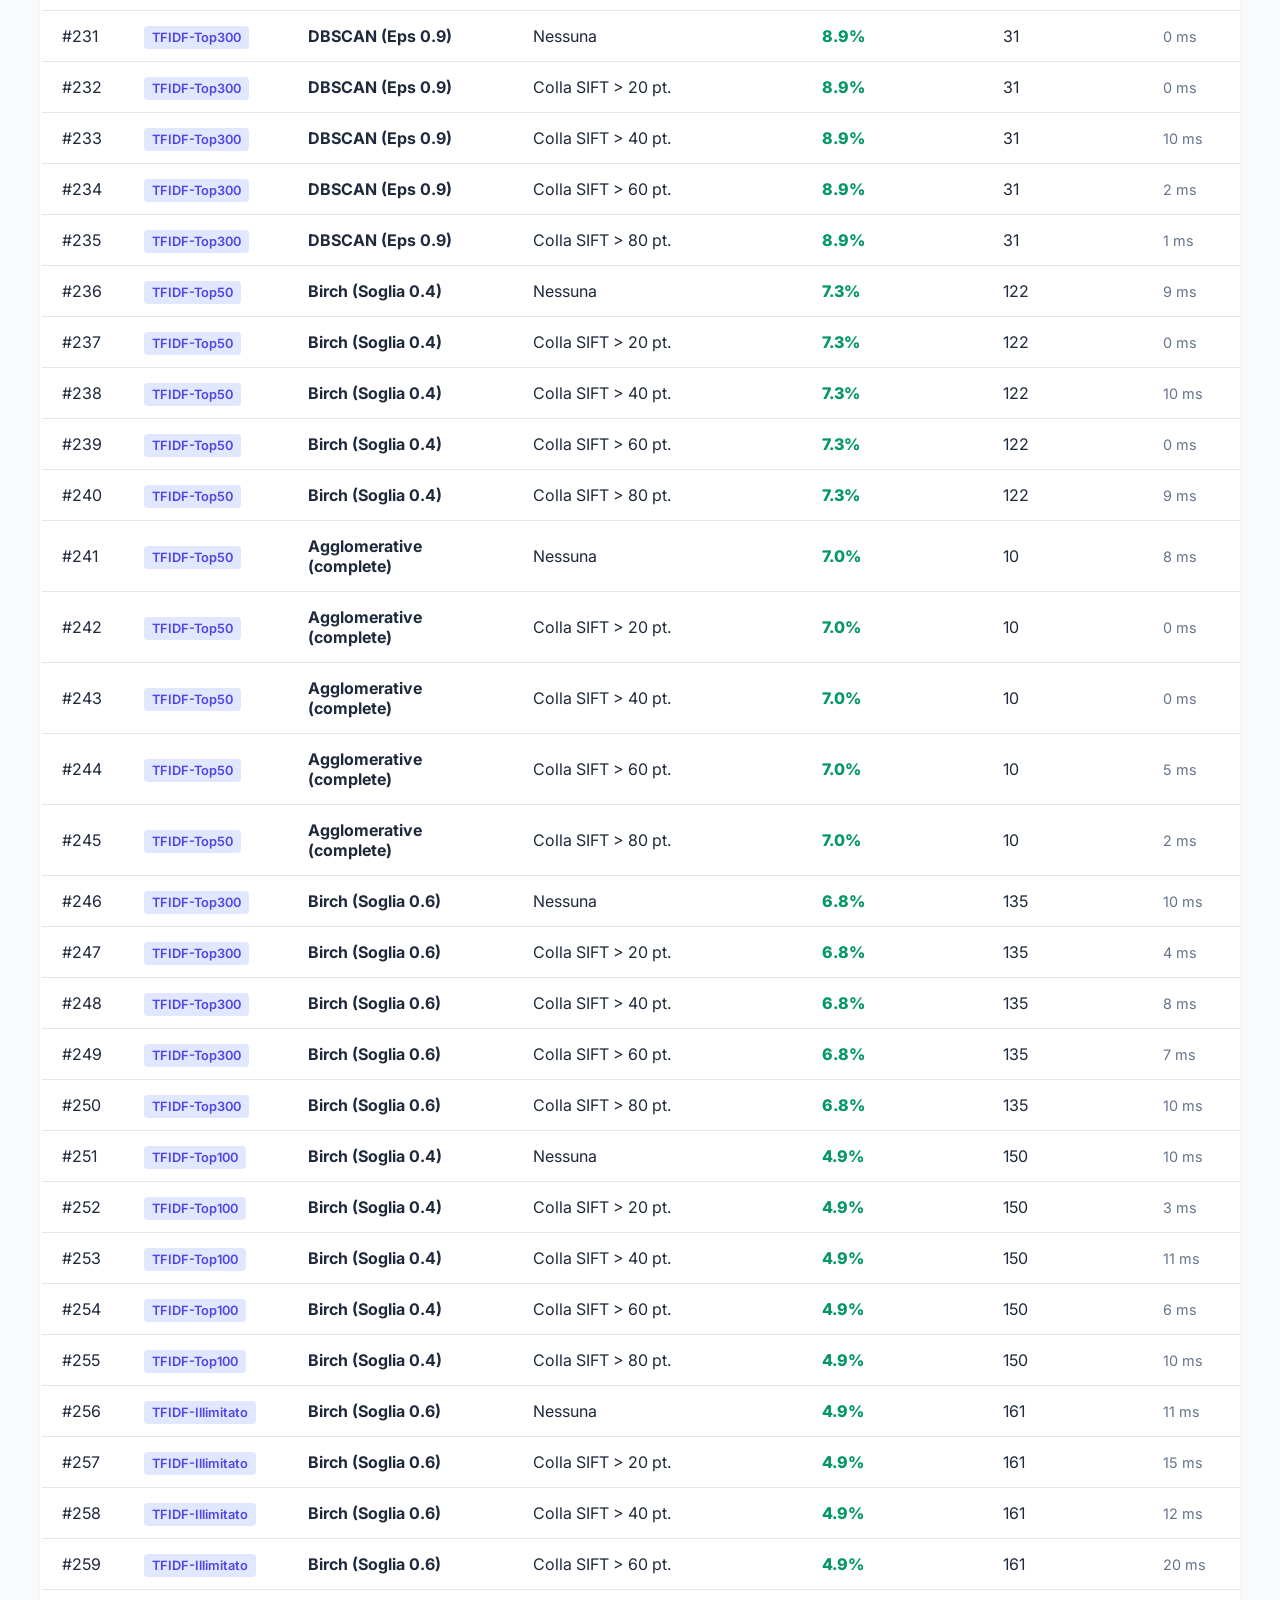
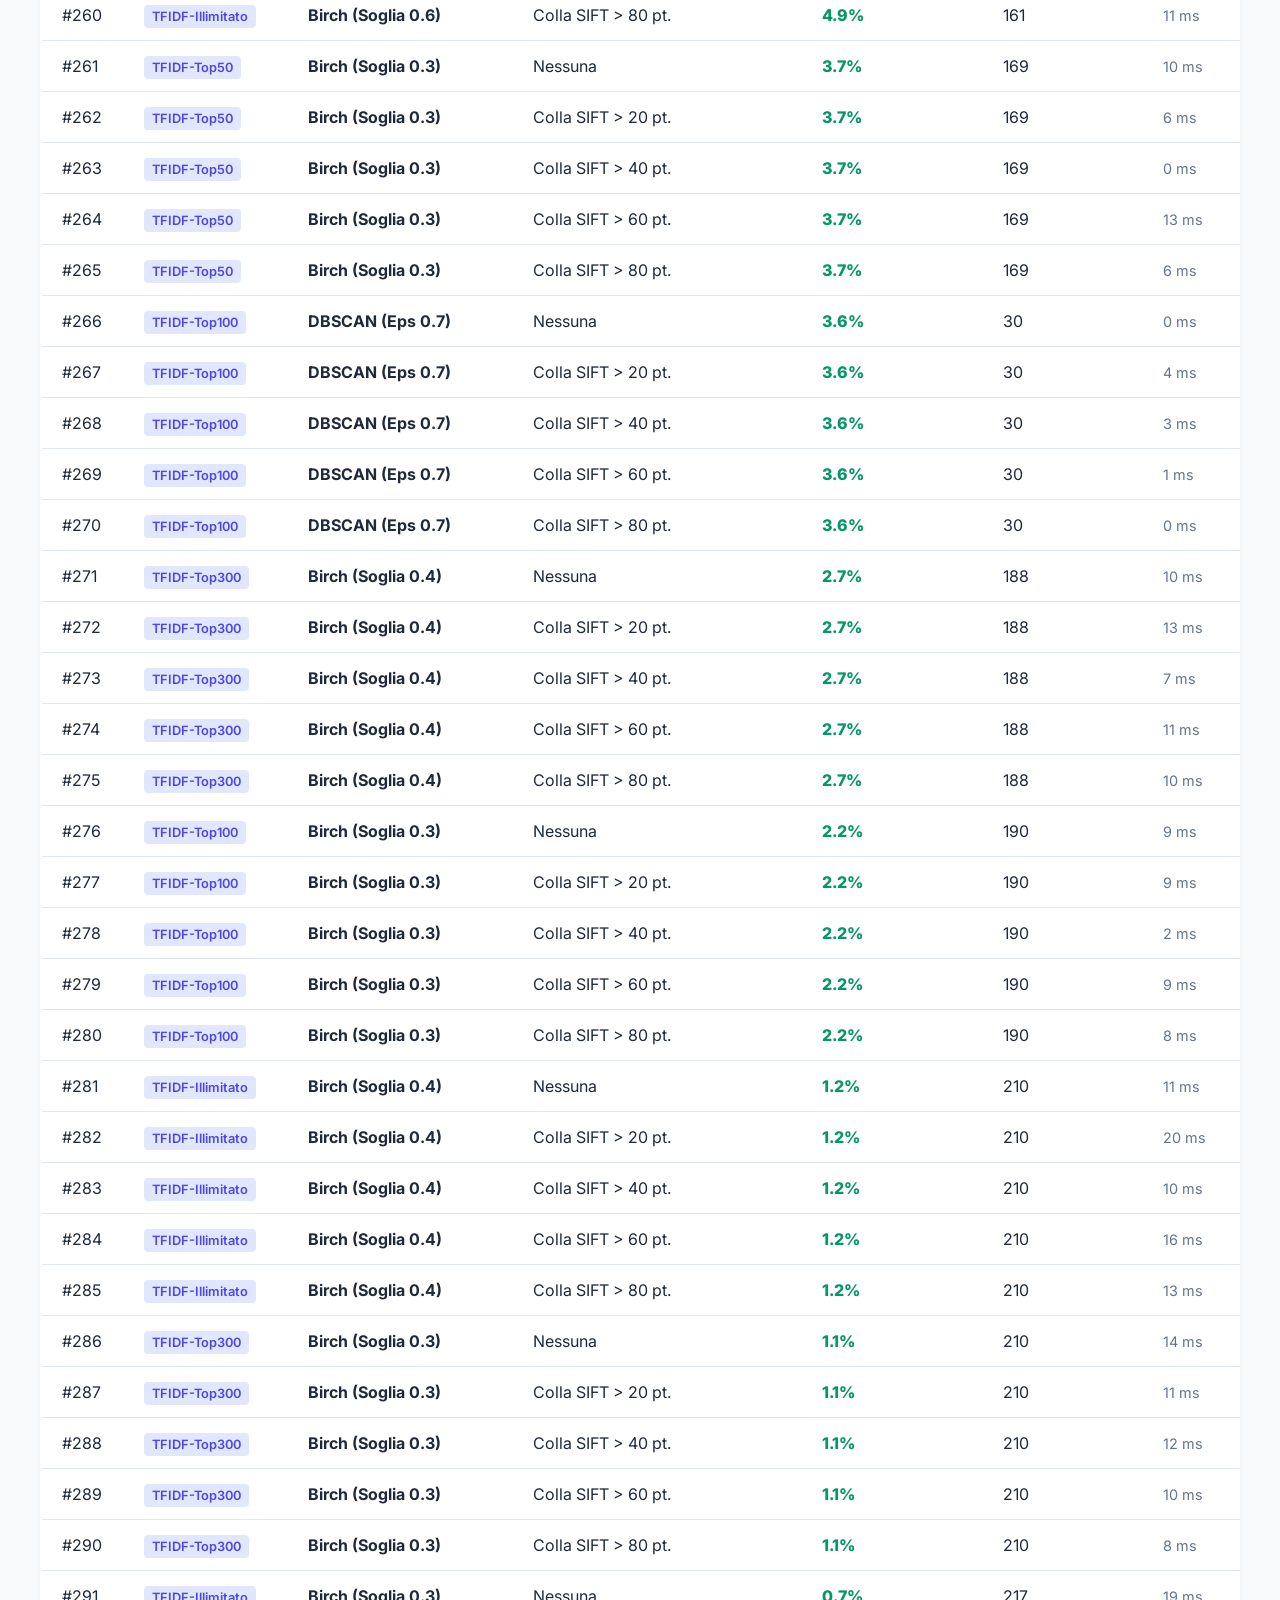
<file: report_mega_grid.html>
<!DOCTYPE html>
<html lang="it">
<head>
    <meta charset="UTF-8">
    <title>Mega Grid Search</title>
    <link href="https://fonts.googleapis.com/css2?family=Inter:wght@400;600;800&display=swap" rel="stylesheet">
    <style>
        body { font-family: 'Inter', sans-serif; background-color: #f8fafc; color: #1e293b; padding: 40px; margin: 0; }
        h1 { color: #0f172a; margin-bottom: 10px; }
        .summary { background: white; padding: 20px; border-radius: 8px; box-shadow: 0 2px 4px rgba(0,0,0,0.05); margin-bottom: 30px; border-left: 5px solid #3b82f6; }
        table { width: 100%; border-collapse: collapse; background: white; border-radius: 8px; overflow: hidden; box-shadow: 0 4px 6px rgba(0,0,0,0.05); }
        th, td { text-align: left; padding: 15px 20px; border-bottom: 1px solid #e2e8f0; }
        th { background-color: #f1f5f9; color: #475569; font-weight: 600; text-transform: uppercase; font-size: 0.85rem; letter-spacing: 0.05em; }
        tr:last-child td { border-bottom: none; }
        tr:hover { background-color: #f8fafc; }
        .top-rank { background-color: #ecfdf5; border-left: 4px solid #10b981; }
        .badge { background: #e0e7ff; color: #4f46e5; padding: 4px 8px; border-radius: 4px; font-size: 0.8rem; font-weight: 600; }
        .ari-score { font-weight: 800; color: #059669; }
    </style>
</head>
<body>
    <h1>🧪 Mega Grid Search (100+ Test)</h1>
    <div class="summary">
        <p><strong>Totale Combinazioni Generate ed Eseguite:</strong> 360</p>
        <p><strong>Tempo di Esecuzione Totale:</strong> 3.84 secondi (Circa 10.7 ms per iterazione)</p>
        <p>I test includono l'incrocio di: 4 vocabolari testuali X 18 algoritmi di base X 5 strategie di Colla Visiva post-clustering.</p>
    </div>
    
    <table>
        <thead>
            <tr>
                <th>Rank</th>
                <th>Base Dati (Testo)</th>
                <th>Algoritmo Macro</th>
                <th>Colla Visiva (Post-Aggregazione)</th>
                <th>Qualità (ARI Score)</th>
                <th>Gruppi Generati</th>
                <th>Tempo</th>
            </tr>
        </thead>
        <tbody>

            <tr class="top-rank">
                <td>#1</td>
                <td><span class="badge">TFIDF-Top100</span></td>
                <td><strong>KMeans (K=10)</strong></td>
                <td>Nessuna</td>
                <td class="ari-score">39.2%</td>
                <td>10</td>
                <td style="color:#64748b; font-size:0.9rem;">2 ms</td>
            </tr>

            <tr class="top-rank">
                <td>#2</td>
                <td><span class="badge">TFIDF-Top100</span></td>
                <td><strong>KMeans (K=10)</strong></td>
                <td>Colla SIFT > 20 pt.</td>
                <td class="ari-score">39.2%</td>
                <td>10</td>
                <td style="color:#64748b; font-size:0.9rem;">4 ms</td>
            </tr>

            <tr class="top-rank">
                <td>#3</td>
                <td><span class="badge">TFIDF-Top100</span></td>
                <td><strong>KMeans (K=10)</strong></td>
                <td>Colla SIFT > 40 pt.</td>
                <td class="ari-score">39.2%</td>
                <td>10</td>
                <td style="color:#64748b; font-size:0.9rem;">2 ms</td>
            </tr>

            <tr class="top-rank">
                <td>#4</td>
                <td><span class="badge">TFIDF-Top100</span></td>
                <td><strong>KMeans (K=10)</strong></td>
                <td>Colla SIFT > 60 pt.</td>
                <td class="ari-score">39.2%</td>
                <td>10</td>
                <td style="color:#64748b; font-size:0.9rem;">4 ms</td>
            </tr>

            <tr class="top-rank">
                <td>#5</td>
                <td><span class="badge">TFIDF-Top100</span></td>
                <td><strong>KMeans (K=10)</strong></td>
                <td>Colla SIFT > 80 pt.</td>
                <td class="ari-score">39.2%</td>
                <td>10</td>
                <td style="color:#64748b; font-size:0.9rem;">3 ms</td>
            </tr>

            <tr class="top-rank">
                <td>#6</td>
                <td><span class="badge">TFIDF-Top300</span></td>
                <td><strong>KMeans (K=10)</strong></td>
                <td>Nessuna</td>
                <td class="ari-score">36.3%</td>
                <td>10</td>
                <td style="color:#64748b; font-size:0.9rem;">3 ms</td>
            </tr>

            <tr class="top-rank">
                <td>#7</td>
                <td><span class="badge">TFIDF-Top300</span></td>
                <td><strong>KMeans (K=10)</strong></td>
                <td>Colla SIFT > 20 pt.</td>
                <td class="ari-score">36.3%</td>
                <td>10</td>
                <td style="color:#64748b; font-size:0.9rem;">5 ms</td>
            </tr>

            <tr class="top-rank">
                <td>#8</td>
                <td><span class="badge">TFIDF-Top300</span></td>
                <td><strong>KMeans (K=10)</strong></td>
                <td>Colla SIFT > 40 pt.</td>
                <td class="ari-score">36.3%</td>
                <td>10</td>
                <td style="color:#64748b; font-size:0.9rem;">2 ms</td>
            </tr>

            <tr class="top-rank">
                <td>#9</td>
                <td><span class="badge">TFIDF-Top300</span></td>
                <td><strong>KMeans (K=10)</strong></td>
                <td>Colla SIFT > 60 pt.</td>
                <td class="ari-score">36.3%</td>
                <td>10</td>
                <td style="color:#64748b; font-size:0.9rem;">7 ms</td>
            </tr>

            <tr class="top-rank">
                <td>#10</td>
                <td><span class="badge">TFIDF-Top300</span></td>
                <td><strong>KMeans (K=10)</strong></td>
                <td>Colla SIFT > 80 pt.</td>
                <td class="ari-score">36.3%</td>
                <td>10</td>
                <td style="color:#64748b; font-size:0.9rem;">5 ms</td>
            </tr>

            <tr class="top-rank">
                <td>#11</td>
                <td><span class="badge">TFIDF-Top50</span></td>
                <td><strong>Birch (Soglia 0.8)</strong></td>
                <td>Nessuna</td>
                <td class="ari-score">36.2%</td>
                <td>15</td>
                <td style="color:#64748b; font-size:0.9rem;">0 ms</td>
            </tr>

            <tr class="top-rank">
                <td>#12</td>
                <td><span class="badge">TFIDF-Top50</span></td>
                <td><strong>Birch (Soglia 0.8)</strong></td>
                <td>Colla SIFT > 20 pt.</td>
                <td class="ari-score">36.2%</td>
                <td>15</td>
                <td style="color:#64748b; font-size:0.9rem;">7 ms</td>
            </tr>

            <tr class="top-rank">
                <td>#13</td>
                <td><span class="badge">TFIDF-Top50</span></td>
                <td><strong>Birch (Soglia 0.8)</strong></td>
                <td>Colla SIFT > 40 pt.</td>
                <td class="ari-score">36.2%</td>
                <td>15</td>
                <td style="color:#64748b; font-size:0.9rem;">0 ms</td>
            </tr>

            <tr class="top-rank">
                <td>#14</td>
                <td><span class="badge">TFIDF-Top50</span></td>
                <td><strong>Birch (Soglia 0.8)</strong></td>
                <td>Colla SIFT > 60 pt.</td>
                <td class="ari-score">36.2%</td>
                <td>15</td>
                <td style="color:#64748b; font-size:0.9rem;">5 ms</td>
            </tr>

            <tr class="top-rank">
                <td>#15</td>
                <td><span class="badge">TFIDF-Top50</span></td>
                <td><strong>Birch (Soglia 0.8)</strong></td>
                <td>Colla SIFT > 80 pt.</td>
                <td class="ari-score">36.2%</td>
                <td>15</td>
                <td style="color:#64748b; font-size:0.9rem;">4 ms</td>
            </tr>

            <tr class="">
                <td>#16</td>
                <td><span class="badge">TFIDF-Top100</span></td>
                <td><strong>KMeans (K=15)</strong></td>
                <td>Nessuna</td>
                <td class="ari-score">34.1%</td>
                <td>15</td>
                <td style="color:#64748b; font-size:0.9rem;">3 ms</td>
            </tr>

            <tr class="">
                <td>#17</td>
                <td><span class="badge">TFIDF-Top100</span></td>
                <td><strong>KMeans (K=15)</strong></td>
                <td>Colla SIFT > 20 pt.</td>
                <td class="ari-score">34.1%</td>
                <td>15</td>
                <td style="color:#64748b; font-size:0.9rem;">6 ms</td>
            </tr>

            <tr class="">
                <td>#18</td>
                <td><span class="badge">TFIDF-Top100</span></td>
                <td><strong>KMeans (K=15)</strong></td>
                <td>Colla SIFT > 40 pt.</td>
                <td class="ari-score">34.1%</td>
                <td>15</td>
                <td style="color:#64748b; font-size:0.9rem;">4 ms</td>
            </tr>

            <tr class="">
                <td>#19</td>
                <td><span class="badge">TFIDF-Top100</span></td>
                <td><strong>KMeans (K=15)</strong></td>
                <td>Colla SIFT > 60 pt.</td>
                <td class="ari-score">34.1%</td>
                <td>15</td>
                <td style="color:#64748b; font-size:0.9rem;">4 ms</td>
            </tr>

            <tr class="">
                <td>#20</td>
                <td><span class="badge">TFIDF-Top100</span></td>
                <td><strong>KMeans (K=15)</strong></td>
                <td>Colla SIFT > 80 pt.</td>
                <td class="ari-score">34.1%</td>
                <td>15</td>
                <td style="color:#64748b; font-size:0.9rem;">4 ms</td>
            </tr>

            <tr class="">
                <td>#21</td>
                <td><span class="badge">TFIDF-Top300</span></td>
                <td><strong>KMeans (K=15)</strong></td>
                <td>Nessuna</td>
                <td class="ari-score">33.8%</td>
                <td>15</td>
                <td style="color:#64748b; font-size:0.9rem;">5 ms</td>
            </tr>

            <tr class="">
                <td>#22</td>
                <td><span class="badge">TFIDF-Top300</span></td>
                <td><strong>KMeans (K=15)</strong></td>
                <td>Colla SIFT > 20 pt.</td>
                <td class="ari-score">33.8%</td>
                <td>15</td>
                <td style="color:#64748b; font-size:0.9rem;">7 ms</td>
            </tr>

            <tr class="">
                <td>#23</td>
                <td><span class="badge">TFIDF-Top300</span></td>
                <td><strong>KMeans (K=15)</strong></td>
                <td>Colla SIFT > 40 pt.</td>
                <td class="ari-score">33.8%</td>
                <td>15</td>
                <td style="color:#64748b; font-size:0.9rem;">2 ms</td>
            </tr>

            <tr class="">
                <td>#24</td>
                <td><span class="badge">TFIDF-Top300</span></td>
                <td><strong>KMeans (K=15)</strong></td>
                <td>Colla SIFT > 60 pt.</td>
                <td class="ari-score">33.8%</td>
                <td>15</td>
                <td style="color:#64748b; font-size:0.9rem;">11 ms</td>
            </tr>

            <tr class="">
                <td>#25</td>
                <td><span class="badge">TFIDF-Top300</span></td>
                <td><strong>KMeans (K=15)</strong></td>
                <td>Colla SIFT > 80 pt.</td>
                <td class="ari-score">33.8%</td>
                <td>15</td>
                <td style="color:#64748b; font-size:0.9rem;">4 ms</td>
            </tr>

            <tr class="">
                <td>#26</td>
                <td><span class="badge">TFIDF-Top300</span></td>
                <td><strong>Birch (Soglia 0.9)</strong></td>
                <td>Nessuna</td>
                <td class="ari-score">32.8%</td>
                <td>55</td>
                <td style="color:#64748b; font-size:0.9rem;">5 ms</td>
            </tr>

            <tr class="">
                <td>#27</td>
                <td><span class="badge">TFIDF-Top300</span></td>
                <td><strong>Birch (Soglia 0.9)</strong></td>
                <td>Colla SIFT > 20 pt.</td>
                <td class="ari-score">32.8%</td>
                <td>55</td>
                <td style="color:#64748b; font-size:0.9rem;">4 ms</td>
            </tr>

            <tr class="">
                <td>#28</td>
                <td><span class="badge">TFIDF-Top300</span></td>
                <td><strong>Birch (Soglia 0.9)</strong></td>
                <td>Colla SIFT > 40 pt.</td>
                <td class="ari-score">32.8%</td>
                <td>55</td>
                <td style="color:#64748b; font-size:0.9rem;">6 ms</td>
            </tr>

            <tr class="">
                <td>#29</td>
                <td><span class="badge">TFIDF-Top300</span></td>
                <td><strong>Birch (Soglia 0.9)</strong></td>
                <td>Colla SIFT > 60 pt.</td>
                <td class="ari-score">32.8%</td>
                <td>55</td>
                <td style="color:#64748b; font-size:0.9rem;">5 ms</td>
            </tr>

            <tr class="">
                <td>#30</td>
                <td><span class="badge">TFIDF-Top300</span></td>
                <td><strong>Birch (Soglia 0.9)</strong></td>
                <td>Colla SIFT > 80 pt.</td>
                <td class="ari-score">32.8%</td>
                <td>55</td>
                <td style="color:#64748b; font-size:0.9rem;">0 ms</td>
            </tr>

            <tr class="">
                <td>#31</td>
                <td><span class="badge">TFIDF-Top100</span></td>
                <td><strong>Agglomerative (ward)</strong></td>
                <td>Nessuna</td>
                <td class="ari-score">32.7%</td>
                <td>10</td>
                <td style="color:#64748b; font-size:0.9rem;">10 ms</td>
            </tr>

            <tr class="">
                <td>#32</td>
                <td><span class="badge">TFIDF-Top100</span></td>
                <td><strong>Agglomerative (ward)</strong></td>
                <td>Colla SIFT > 20 pt.</td>
                <td class="ari-score">32.7%</td>
                <td>10</td>
                <td style="color:#64748b; font-size:0.9rem;">0 ms</td>
            </tr>

            <tr class="">
                <td>#33</td>
                <td><span class="badge">TFIDF-Top100</span></td>
                <td><strong>Agglomerative (ward)</strong></td>
                <td>Colla SIFT > 40 pt.</td>
                <td class="ari-score">32.7%</td>
                <td>10</td>
                <td style="color:#64748b; font-size:0.9rem;">0 ms</td>
            </tr>

            <tr class="">
                <td>#34</td>
                <td><span class="badge">TFIDF-Top100</span></td>
                <td><strong>Agglomerative (ward)</strong></td>
                <td>Colla SIFT > 60 pt.</td>
                <td class="ari-score">32.7%</td>
                <td>10</td>
                <td style="color:#64748b; font-size:0.9rem;">0 ms</td>
            </tr>

            <tr class="">
                <td>#35</td>
                <td><span class="badge">TFIDF-Top100</span></td>
                <td><strong>Agglomerative (ward)</strong></td>
                <td>Colla SIFT > 80 pt.</td>
                <td class="ari-score">32.7%</td>
                <td>10</td>
                <td style="color:#64748b; font-size:0.9rem;">9 ms</td>
            </tr>

            <tr class="">
                <td>#36</td>
                <td><span class="badge">TFIDF-Illimitato</span></td>
                <td><strong>Birch (Soglia 0.9)</strong></td>
                <td>Nessuna</td>
                <td class="ari-score">31.5%</td>
                <td>90</td>
                <td style="color:#64748b; font-size:0.9rem;">7 ms</td>
            </tr>

            <tr class="">
                <td>#37</td>
                <td><span class="badge">TFIDF-Illimitato</span></td>
                <td><strong>Birch (Soglia 0.9)</strong></td>
                <td>Colla SIFT > 20 pt.</td>
                <td class="ari-score">31.5%</td>
                <td>90</td>
                <td style="color:#64748b; font-size:0.9rem;">16 ms</td>
            </tr>

            <tr class="">
                <td>#38</td>
                <td><span class="badge">TFIDF-Illimitato</span></td>
                <td><strong>Birch (Soglia 0.9)</strong></td>
                <td>Colla SIFT > 40 pt.</td>
                <td class="ari-score">31.5%</td>
                <td>90</td>
                <td style="color:#64748b; font-size:0.9rem;">10 ms</td>
            </tr>

            <tr class="">
                <td>#39</td>
                <td><span class="badge">TFIDF-Illimitato</span></td>
                <td><strong>Birch (Soglia 0.9)</strong></td>
                <td>Colla SIFT > 60 pt.</td>
                <td class="ari-score">31.5%</td>
                <td>90</td>
                <td style="color:#64748b; font-size:0.9rem;">5 ms</td>
            </tr>

            <tr class="">
                <td>#40</td>
                <td><span class="badge">TFIDF-Illimitato</span></td>
                <td><strong>Birch (Soglia 0.9)</strong></td>
                <td>Colla SIFT > 80 pt.</td>
                <td class="ari-score">31.5%</td>
                <td>90</td>
                <td style="color:#64748b; font-size:0.9rem;">16 ms</td>
            </tr>

            <tr class="">
                <td>#41</td>
                <td><span class="badge">TFIDF-Top50</span></td>
                <td><strong>KMeans (K=15)</strong></td>
                <td>Nessuna</td>
                <td class="ari-score">30.7%</td>
                <td>15</td>
                <td style="color:#64748b; font-size:0.9rem;">6 ms</td>
            </tr>

            <tr class="">
                <td>#42</td>
                <td><span class="badge">TFIDF-Top50</span></td>
                <td><strong>KMeans (K=15)</strong></td>
                <td>Colla SIFT > 20 pt.</td>
                <td class="ari-score">30.7%</td>
                <td>15</td>
                <td style="color:#64748b; font-size:0.9rem;">5 ms</td>
            </tr>

            <tr class="">
                <td>#43</td>
                <td><span class="badge">TFIDF-Top50</span></td>
                <td><strong>KMeans (K=15)</strong></td>
                <td>Colla SIFT > 40 pt.</td>
                <td class="ari-score">30.7%</td>
                <td>15</td>
                <td style="color:#64748b; font-size:0.9rem;">0 ms</td>
            </tr>

            <tr class="">
                <td>#44</td>
                <td><span class="badge">TFIDF-Top50</span></td>
                <td><strong>KMeans (K=15)</strong></td>
                <td>Colla SIFT > 60 pt.</td>
                <td class="ari-score">30.7%</td>
                <td>15</td>
                <td style="color:#64748b; font-size:0.9rem;">6 ms</td>
            </tr>

            <tr class="">
                <td>#45</td>
                <td><span class="badge">TFIDF-Top50</span></td>
                <td><strong>KMeans (K=15)</strong></td>
                <td>Colla SIFT > 80 pt.</td>
                <td class="ari-score">30.7%</td>
                <td>15</td>
                <td style="color:#64748b; font-size:0.9rem;">2 ms</td>
            </tr>

            <tr class="">
                <td>#46</td>
                <td><span class="badge">TFIDF-Top100</span></td>
                <td><strong>Birch (Soglia 0.8)</strong></td>
                <td>Nessuna</td>
                <td class="ari-score">30.2%</td>
                <td>44</td>
                <td style="color:#64748b; font-size:0.9rem;">2 ms</td>
            </tr>

            <tr class="">
                <td>#47</td>
                <td><span class="badge">TFIDF-Top100</span></td>
                <td><strong>Birch (Soglia 0.8)</strong></td>
                <td>Colla SIFT > 20 pt.</td>
                <td class="ari-score">30.2%</td>
                <td>44</td>
                <td style="color:#64748b; font-size:0.9rem;">3 ms</td>
            </tr>

            <tr class="">
                <td>#48</td>
                <td><span class="badge">TFIDF-Top100</span></td>
                <td><strong>Birch (Soglia 0.8)</strong></td>
                <td>Colla SIFT > 40 pt.</td>
                <td class="ari-score">30.2%</td>
                <td>44</td>
                <td style="color:#64748b; font-size:0.9rem;">5 ms</td>
            </tr>

            <tr class="">
                <td>#49</td>
                <td><span class="badge">TFIDF-Top100</span></td>
                <td><strong>Birch (Soglia 0.8)</strong></td>
                <td>Colla SIFT > 60 pt.</td>
                <td class="ari-score">30.2%</td>
                <td>44</td>
                <td style="color:#64748b; font-size:0.9rem;">0 ms</td>
            </tr>

            <tr class="">
                <td>#50</td>
                <td><span class="badge">TFIDF-Top100</span></td>
                <td><strong>Birch (Soglia 0.8)</strong></td>
                <td>Colla SIFT > 80 pt.</td>
                <td class="ari-score">30.2%</td>
                <td>44</td>
                <td style="color:#64748b; font-size:0.9rem;">8 ms</td>
            </tr>

            <tr class="">
                <td>#51</td>
                <td><span class="badge">TFIDF-Illimitato</span></td>
                <td><strong>Agglomerative (ward)</strong></td>
                <td>Nessuna</td>
                <td class="ari-score">29.3%</td>
                <td>10</td>
                <td style="color:#64748b; font-size:0.9rem;">10 ms</td>
            </tr>

            <tr class="">
                <td>#52</td>
                <td><span class="badge">TFIDF-Illimitato</span></td>
                <td><strong>Agglomerative (ward)</strong></td>
                <td>Colla SIFT > 20 pt.</td>
                <td class="ari-score">29.3%</td>
                <td>10</td>
                <td style="color:#64748b; font-size:0.9rem;">12 ms</td>
            </tr>

            <tr class="">
                <td>#53</td>
                <td><span class="badge">TFIDF-Illimitato</span></td>
                <td><strong>Agglomerative (ward)</strong></td>
                <td>Colla SIFT > 40 pt.</td>
                <td class="ari-score">29.3%</td>
                <td>10</td>
                <td style="color:#64748b; font-size:0.9rem;">10 ms</td>
            </tr>

            <tr class="">
                <td>#54</td>
                <td><span class="badge">TFIDF-Illimitato</span></td>
                <td><strong>Agglomerative (ward)</strong></td>
                <td>Colla SIFT > 60 pt.</td>
                <td class="ari-score">29.3%</td>
                <td>10</td>
                <td style="color:#64748b; font-size:0.9rem;">12 ms</td>
            </tr>

            <tr class="">
                <td>#55</td>
                <td><span class="badge">TFIDF-Illimitato</span></td>
                <td><strong>Agglomerative (ward)</strong></td>
                <td>Colla SIFT > 80 pt.</td>
                <td class="ari-score">29.3%</td>
                <td>10</td>
                <td style="color:#64748b; font-size:0.9rem;">7 ms</td>
            </tr>

            <tr class="">
                <td>#56</td>
                <td><span class="badge">TFIDF-Top300</span></td>
                <td><strong>KMeans (K=20)</strong></td>
                <td>Nessuna</td>
                <td class="ari-score">29.3%</td>
                <td>20</td>
                <td style="color:#64748b; font-size:0.9rem;">6 ms</td>
            </tr>

            <tr class="">
                <td>#57</td>
                <td><span class="badge">TFIDF-Top300</span></td>
                <td><strong>KMeans (K=20)</strong></td>
                <td>Colla SIFT > 20 pt.</td>
                <td class="ari-score">29.3%</td>
                <td>20</td>
                <td style="color:#64748b; font-size:0.9rem;">9 ms</td>
            </tr>

            <tr class="">
                <td>#58</td>
                <td><span class="badge">TFIDF-Top300</span></td>
                <td><strong>KMeans (K=20)</strong></td>
                <td>Colla SIFT > 40 pt.</td>
                <td class="ari-score">29.3%</td>
                <td>20</td>
                <td style="color:#64748b; font-size:0.9rem;">0 ms</td>
            </tr>

            <tr class="">
                <td>#59</td>
                <td><span class="badge">TFIDF-Top300</span></td>
                <td><strong>KMeans (K=20)</strong></td>
                <td>Colla SIFT > 60 pt.</td>
                <td class="ari-score">29.3%</td>
                <td>20</td>
                <td style="color:#64748b; font-size:0.9rem;">10 ms</td>
            </tr>

            <tr class="">
                <td>#60</td>
                <td><span class="badge">TFIDF-Top300</span></td>
                <td><strong>KMeans (K=20)</strong></td>
                <td>Colla SIFT > 80 pt.</td>
                <td class="ari-score">29.3%</td>
                <td>20</td>
                <td style="color:#64748b; font-size:0.9rem;">5 ms</td>
            </tr>

            <tr class="">
                <td>#61</td>
                <td><span class="badge">TFIDF-Top50</span></td>
                <td><strong>Agglomerative (ward)</strong></td>
                <td>Nessuna</td>
                <td class="ari-score">29.2%</td>
                <td>10</td>
                <td style="color:#64748b; font-size:0.9rem;">161 ms</td>
            </tr>

            <tr class="">
                <td>#62</td>
                <td><span class="badge">TFIDF-Top50</span></td>
                <td><strong>Agglomerative (ward)</strong></td>
                <td>Colla SIFT > 20 pt.</td>
                <td class="ari-score">29.2%</td>
                <td>10</td>
                <td style="color:#64748b; font-size:0.9rem;">0 ms</td>
            </tr>

            <tr class="">
                <td>#63</td>
                <td><span class="badge">TFIDF-Top50</span></td>
                <td><strong>Agglomerative (ward)</strong></td>
                <td>Colla SIFT > 40 pt.</td>
                <td class="ari-score">29.2%</td>
                <td>10</td>
                <td style="color:#64748b; font-size:0.9rem;">0 ms</td>
            </tr>

            <tr class="">
                <td>#64</td>
                <td><span class="badge">TFIDF-Top50</span></td>
                <td><strong>Agglomerative (ward)</strong></td>
                <td>Colla SIFT > 60 pt.</td>
                <td class="ari-score">29.2%</td>
                <td>10</td>
                <td style="color:#64748b; font-size:0.9rem;">0 ms</td>
            </tr>

            <tr class="">
                <td>#65</td>
                <td><span class="badge">TFIDF-Top50</span></td>
                <td><strong>Agglomerative (ward)</strong></td>
                <td>Colla SIFT > 80 pt.</td>
                <td class="ari-score">29.2%</td>
                <td>10</td>
                <td style="color:#64748b; font-size:0.9rem;">0 ms</td>
            </tr>

            <tr class="">
                <td>#66</td>
                <td><span class="badge">TFIDF-Top50</span></td>
                <td><strong>KMeans (K=20)</strong></td>
                <td>Nessuna</td>
                <td class="ari-score">29.1%</td>
                <td>20</td>
                <td style="color:#64748b; font-size:0.9rem;">4 ms</td>
            </tr>

            <tr class="">
                <td>#67</td>
                <td><span class="badge">TFIDF-Top50</span></td>
                <td><strong>KMeans (K=20)</strong></td>
                <td>Colla SIFT > 20 pt.</td>
                <td class="ari-score">29.1%</td>
                <td>20</td>
                <td style="color:#64748b; font-size:0.9rem;">4 ms</td>
            </tr>

            <tr class="">
                <td>#68</td>
                <td><span class="badge">TFIDF-Top50</span></td>
                <td><strong>KMeans (K=20)</strong></td>
                <td>Colla SIFT > 40 pt.</td>
                <td class="ari-score">29.1%</td>
                <td>20</td>
                <td style="color:#64748b; font-size:0.9rem;">1 ms</td>
            </tr>

            <tr class="">
                <td>#69</td>
                <td><span class="badge">TFIDF-Top50</span></td>
                <td><strong>KMeans (K=20)</strong></td>
                <td>Colla SIFT > 60 pt.</td>
                <td class="ari-score">29.1%</td>
                <td>20</td>
                <td style="color:#64748b; font-size:0.9rem;">3 ms</td>
            </tr>

            <tr class="">
                <td>#70</td>
                <td><span class="badge">TFIDF-Top50</span></td>
                <td><strong>KMeans (K=20)</strong></td>
                <td>Colla SIFT > 80 pt.</td>
                <td class="ari-score">29.1%</td>
                <td>20</td>
                <td style="color:#64748b; font-size:0.9rem;">5 ms</td>
            </tr>

            <tr class="">
                <td>#71</td>
                <td><span class="badge">TFIDF-Top100</span></td>
                <td><strong>KMeans (K=20)</strong></td>
                <td>Nessuna</td>
                <td class="ari-score">28.8%</td>
                <td>20</td>
                <td style="color:#64748b; font-size:0.9rem;">5 ms</td>
            </tr>

            <tr class="">
                <td>#72</td>
                <td><span class="badge">TFIDF-Top100</span></td>
                <td><strong>KMeans (K=20)</strong></td>
                <td>Colla SIFT > 20 pt.</td>
                <td class="ari-score">28.8%</td>
                <td>20</td>
                <td style="color:#64748b; font-size:0.9rem;">3 ms</td>
            </tr>

            <tr class="">
                <td>#73</td>
                <td><span class="badge">TFIDF-Top100</span></td>
                <td><strong>KMeans (K=20)</strong></td>
                <td>Colla SIFT > 40 pt.</td>
                <td class="ari-score">28.8%</td>
                <td>20</td>
                <td style="color:#64748b; font-size:0.9rem;">4 ms</td>
            </tr>

            <tr class="">
                <td>#74</td>
                <td><span class="badge">TFIDF-Top100</span></td>
                <td><strong>KMeans (K=20)</strong></td>
                <td>Colla SIFT > 60 pt.</td>
                <td class="ari-score">28.8%</td>
                <td>20</td>
                <td style="color:#64748b; font-size:0.9rem;">4 ms</td>
            </tr>

            <tr class="">
                <td>#75</td>
                <td><span class="badge">TFIDF-Top100</span></td>
                <td><strong>KMeans (K=20)</strong></td>
                <td>Colla SIFT > 80 pt.</td>
                <td class="ari-score">28.8%</td>
                <td>20</td>
                <td style="color:#64748b; font-size:0.9rem;">3 ms</td>
            </tr>

            <tr class="">
                <td>#76</td>
                <td><span class="badge">TFIDF-Top50</span></td>
                <td><strong>KMeans (K=10)</strong></td>
                <td>Nessuna</td>
                <td class="ari-score">28.7%</td>
                <td>10</td>
                <td style="color:#64748b; font-size:0.9rem;">2 ms</td>
            </tr>

            <tr class="">
                <td>#77</td>
                <td><span class="badge">TFIDF-Top50</span></td>
                <td><strong>KMeans (K=10)</strong></td>
                <td>Colla SIFT > 20 pt.</td>
                <td class="ari-score">28.7%</td>
                <td>10</td>
                <td style="color:#64748b; font-size:0.9rem;">6 ms</td>
            </tr>

            <tr class="">
                <td>#78</td>
                <td><span class="badge">TFIDF-Top50</span></td>
                <td><strong>KMeans (K=10)</strong></td>
                <td>Colla SIFT > 40 pt.</td>
                <td class="ari-score">28.7%</td>
                <td>10</td>
                <td style="color:#64748b; font-size:0.9rem;">6 ms</td>
            </tr>

            <tr class="">
                <td>#79</td>
                <td><span class="badge">TFIDF-Top50</span></td>
                <td><strong>KMeans (K=10)</strong></td>
                <td>Colla SIFT > 60 pt.</td>
                <td class="ari-score">28.7%</td>
                <td>10</td>
                <td style="color:#64748b; font-size:0.9rem;">2 ms</td>
            </tr>

            <tr class="">
                <td>#80</td>
                <td><span class="badge">TFIDF-Top50</span></td>
                <td><strong>KMeans (K=10)</strong></td>
                <td>Colla SIFT > 80 pt.</td>
                <td class="ari-score">28.7%</td>
                <td>10</td>
                <td style="color:#64748b; font-size:0.9rem;">2 ms</td>
            </tr>

            <tr class="">
                <td>#81</td>
                <td><span class="badge">TFIDF-Top300</span></td>
                <td><strong>KMeans (K=30)</strong></td>
                <td>Nessuna</td>
                <td class="ari-score">27.2%</td>
                <td>30</td>
                <td style="color:#64748b; font-size:0.9rem;">5 ms</td>
            </tr>

            <tr class="">
                <td>#82</td>
                <td><span class="badge">TFIDF-Top300</span></td>
                <td><strong>KMeans (K=30)</strong></td>
                <td>Colla SIFT > 20 pt.</td>
                <td class="ari-score">27.2%</td>
                <td>30</td>
                <td style="color:#64748b; font-size:0.9rem;">7 ms</td>
            </tr>

            <tr class="">
                <td>#83</td>
                <td><span class="badge">TFIDF-Top300</span></td>
                <td><strong>KMeans (K=30)</strong></td>
                <td>Colla SIFT > 40 pt.</td>
                <td class="ari-score">27.2%</td>
                <td>30</td>
                <td style="color:#64748b; font-size:0.9rem;">0 ms</td>
            </tr>

            <tr class="">
                <td>#84</td>
                <td><span class="badge">TFIDF-Top300</span></td>
                <td><strong>KMeans (K=30)</strong></td>
                <td>Colla SIFT > 60 pt.</td>
                <td class="ari-score">27.2%</td>
                <td>30</td>
                <td style="color:#64748b; font-size:0.9rem;">10 ms</td>
            </tr>

            <tr class="">
                <td>#85</td>
                <td><span class="badge">TFIDF-Top300</span></td>
                <td><strong>KMeans (K=30)</strong></td>
                <td>Colla SIFT > 80 pt.</td>
                <td class="ari-score">27.2%</td>
                <td>30</td>
                <td style="color:#64748b; font-size:0.9rem;">6 ms</td>
            </tr>

            <tr class="">
                <td>#86</td>
                <td><span class="badge">TFIDF-Top50</span></td>
                <td><strong>KMeans (K=5)</strong></td>
                <td>Nessuna</td>
                <td class="ari-score">27.0%</td>
                <td>5</td>
                <td style="color:#64748b; font-size:0.9rem;">2 ms</td>
            </tr>

            <tr class="">
                <td>#87</td>
                <td><span class="badge">TFIDF-Top50</span></td>
                <td><strong>KMeans (K=5)</strong></td>
                <td>Colla SIFT > 20 pt.</td>
                <td class="ari-score">27.0%</td>
                <td>5</td>
                <td style="color:#64748b; font-size:0.9rem;">3 ms</td>
            </tr>

            <tr class="">
                <td>#88</td>
                <td><span class="badge">TFIDF-Top50</span></td>
                <td><strong>KMeans (K=5)</strong></td>
                <td>Colla SIFT > 40 pt.</td>
                <td class="ari-score">27.0%</td>
                <td>5</td>
                <td style="color:#64748b; font-size:0.9rem;">2 ms</td>
            </tr>

            <tr class="">
                <td>#89</td>
                <td><span class="badge">TFIDF-Top50</span></td>
                <td><strong>KMeans (K=5)</strong></td>
                <td>Colla SIFT > 60 pt.</td>
                <td class="ari-score">27.0%</td>
                <td>5</td>
                <td style="color:#64748b; font-size:0.9rem;">2 ms</td>
            </tr>

            <tr class="">
                <td>#90</td>
                <td><span class="badge">TFIDF-Top50</span></td>
                <td><strong>KMeans (K=5)</strong></td>
                <td>Colla SIFT > 80 pt.</td>
                <td class="ari-score">27.0%</td>
                <td>5</td>
                <td style="color:#64748b; font-size:0.9rem;">3 ms</td>
            </tr>

            <tr class="">
                <td>#91</td>
                <td><span class="badge">TFIDF-Top300</span></td>
                <td><strong>Agglomerative (complete)</strong></td>
                <td>Nessuna</td>
                <td class="ari-score">26.8%</td>
                <td>10</td>
                <td style="color:#64748b; font-size:0.9rem;">0 ms</td>
            </tr>

            <tr class="">
                <td>#92</td>
                <td><span class="badge">TFIDF-Top300</span></td>
                <td><strong>Agglomerative (complete)</strong></td>
                <td>Colla SIFT > 20 pt.</td>
                <td class="ari-score">26.8%</td>
                <td>10</td>
                <td style="color:#64748b; font-size:0.9rem;">10 ms</td>
            </tr>

            <tr class="">
                <td>#93</td>
                <td><span class="badge">TFIDF-Top300</span></td>
                <td><strong>Agglomerative (complete)</strong></td>
                <td>Colla SIFT > 40 pt.</td>
                <td class="ari-score">26.8%</td>
                <td>10</td>
                <td style="color:#64748b; font-size:0.9rem;">5 ms</td>
            </tr>

            <tr class="">
                <td>#94</td>
                <td><span class="badge">TFIDF-Top300</span></td>
                <td><strong>Agglomerative (complete)</strong></td>
                <td>Colla SIFT > 60 pt.</td>
                <td class="ari-score">26.8%</td>
                <td>10</td>
                <td style="color:#64748b; font-size:0.9rem;">7 ms</td>
            </tr>

            <tr class="">
                <td>#95</td>
                <td><span class="badge">TFIDF-Top300</span></td>
                <td><strong>Agglomerative (complete)</strong></td>
                <td>Colla SIFT > 80 pt.</td>
                <td class="ari-score">26.8%</td>
                <td>10</td>
                <td style="color:#64748b; font-size:0.9rem;">6 ms</td>
            </tr>

            <tr class="">
                <td>#96</td>
                <td><span class="badge">TFIDF-Illimitato</span></td>
                <td><strong>KMeans (K=10)</strong></td>
                <td>Nessuna</td>
                <td class="ari-score">26.3%</td>
                <td>10</td>
                <td style="color:#64748b; font-size:0.9rem;">12 ms</td>
            </tr>

            <tr class="">
                <td>#97</td>
                <td><span class="badge">TFIDF-Illimitato</span></td>
                <td><strong>KMeans (K=10)</strong></td>
                <td>Colla SIFT > 20 pt.</td>
                <td class="ari-score">26.3%</td>
                <td>10</td>
                <td style="color:#64748b; font-size:0.9rem;">13 ms</td>
            </tr>

            <tr class="">
                <td>#98</td>
                <td><span class="badge">TFIDF-Illimitato</span></td>
                <td><strong>KMeans (K=10)</strong></td>
                <td>Colla SIFT > 40 pt.</td>
                <td class="ari-score">26.3%</td>
                <td>10</td>
                <td style="color:#64748b; font-size:0.9rem;">14 ms</td>
            </tr>

            <tr class="">
                <td>#99</td>
                <td><span class="badge">TFIDF-Illimitato</span></td>
                <td><strong>KMeans (K=10)</strong></td>
                <td>Colla SIFT > 60 pt.</td>
                <td class="ari-score">26.3%</td>
                <td>10</td>
                <td style="color:#64748b; font-size:0.9rem;">13 ms</td>
            </tr>

            <tr class="">
                <td>#100</td>
                <td><span class="badge">TFIDF-Illimitato</span></td>
                <td><strong>KMeans (K=10)</strong></td>
                <td>Colla SIFT > 80 pt.</td>
                <td class="ari-score">26.3%</td>
                <td>10</td>
                <td style="color:#64748b; font-size:0.9rem;">11 ms</td>
            </tr>

            <tr class="">
                <td>#101</td>
                <td><span class="badge">TFIDF-Top300</span></td>
                <td><strong>KMeans (K=5)</strong></td>
                <td>Nessuna</td>
                <td class="ari-score">26.0%</td>
                <td>5</td>
                <td style="color:#64748b; font-size:0.9rem;">5 ms</td>
            </tr>

            <tr class="">
                <td>#102</td>
                <td><span class="badge">TFIDF-Top300</span></td>
                <td><strong>KMeans (K=5)</strong></td>
                <td>Colla SIFT > 20 pt.</td>
                <td class="ari-score">26.0%</td>
                <td>5</td>
                <td style="color:#64748b; font-size:0.9rem;">4 ms</td>
            </tr>

            <tr class="">
                <td>#103</td>
                <td><span class="badge">TFIDF-Top300</span></td>
                <td><strong>KMeans (K=5)</strong></td>
                <td>Colla SIFT > 40 pt.</td>
                <td class="ari-score">26.0%</td>
                <td>5</td>
                <td style="color:#64748b; font-size:0.9rem;">4 ms</td>
            </tr>

            <tr class="">
                <td>#104</td>
                <td><span class="badge">TFIDF-Top300</span></td>
                <td><strong>KMeans (K=5)</strong></td>
                <td>Colla SIFT > 60 pt.</td>
                <td class="ari-score">26.0%</td>
                <td>5</td>
                <td style="color:#64748b; font-size:0.9rem;">4 ms</td>
            </tr>

            <tr class="">
                <td>#105</td>
                <td><span class="badge">TFIDF-Top300</span></td>
                <td><strong>KMeans (K=5)</strong></td>
                <td>Colla SIFT > 80 pt.</td>
                <td class="ari-score">26.0%</td>
                <td>5</td>
                <td style="color:#64748b; font-size:0.9rem;">1 ms</td>
            </tr>

            <tr class="">
                <td>#106</td>
                <td><span class="badge">TFIDF-Illimitato</span></td>
                <td><strong>KMeans (K=15)</strong></td>
                <td>Nessuna</td>
                <td class="ari-score">25.1%</td>
                <td>15</td>
                <td style="color:#64748b; font-size:0.9rem;">12 ms</td>
            </tr>

            <tr class="">
                <td>#107</td>
                <td><span class="badge">TFIDF-Illimitato</span></td>
                <td><strong>KMeans (K=15)</strong></td>
                <td>Colla SIFT > 20 pt.</td>
                <td class="ari-score">25.1%</td>
                <td>15</td>
                <td style="color:#64748b; font-size:0.9rem;">13 ms</td>
            </tr>

            <tr class="">
                <td>#108</td>
                <td><span class="badge">TFIDF-Illimitato</span></td>
                <td><strong>KMeans (K=15)</strong></td>
                <td>Colla SIFT > 40 pt.</td>
                <td class="ari-score">25.1%</td>
                <td>15</td>
                <td style="color:#64748b; font-size:0.9rem;">11 ms</td>
            </tr>

            <tr class="">
                <td>#109</td>
                <td><span class="badge">TFIDF-Illimitato</span></td>
                <td><strong>KMeans (K=15)</strong></td>
                <td>Colla SIFT > 60 pt.</td>
                <td class="ari-score">25.1%</td>
                <td>15</td>
                <td style="color:#64748b; font-size:0.9rem;">12 ms</td>
            </tr>

            <tr class="">
                <td>#110</td>
                <td><span class="badge">TFIDF-Illimitato</span></td>
                <td><strong>KMeans (K=15)</strong></td>
                <td>Colla SIFT > 80 pt.</td>
                <td class="ari-score">25.1%</td>
                <td>15</td>
                <td style="color:#64748b; font-size:0.9rem;">10 ms</td>
            </tr>

            <tr class="">
                <td>#111</td>
                <td><span class="badge">TFIDF-Top100</span></td>
                <td><strong>DBSCAN (Eps 0.9)</strong></td>
                <td>Nessuna</td>
                <td class="ari-score">24.7%</td>
                <td>15</td>
                <td style="color:#64748b; font-size:0.9rem;">5 ms</td>
            </tr>

            <tr class="">
                <td>#112</td>
                <td><span class="badge">TFIDF-Top100</span></td>
                <td><strong>DBSCAN (Eps 0.9)</strong></td>
                <td>Colla SIFT > 20 pt.</td>
                <td class="ari-score">24.7%</td>
                <td>15</td>
                <td style="color:#64748b; font-size:0.9rem;">0 ms</td>
            </tr>

            <tr class="">
                <td>#113</td>
                <td><span class="badge">TFIDF-Top100</span></td>
                <td><strong>DBSCAN (Eps 0.9)</strong></td>
                <td>Colla SIFT > 40 pt.</td>
                <td class="ari-score">24.7%</td>
                <td>15</td>
                <td style="color:#64748b; font-size:0.9rem;">0 ms</td>
            </tr>

            <tr class="">
                <td>#114</td>
                <td><span class="badge">TFIDF-Top100</span></td>
                <td><strong>DBSCAN (Eps 0.9)</strong></td>
                <td>Colla SIFT > 60 pt.</td>
                <td class="ari-score">24.7%</td>
                <td>15</td>
                <td style="color:#64748b; font-size:0.9rem;">0 ms</td>
            </tr>

            <tr class="">
                <td>#115</td>
                <td><span class="badge">TFIDF-Top100</span></td>
                <td><strong>DBSCAN (Eps 0.9)</strong></td>
                <td>Colla SIFT > 80 pt.</td>
                <td class="ari-score">24.7%</td>
                <td>15</td>
                <td style="color:#64748b; font-size:0.9rem;">0 ms</td>
            </tr>

            <tr class="">
                <td>#116</td>
                <td><span class="badge">TFIDF-Top50</span></td>
                <td><strong>Agglomerative (average)</strong></td>
                <td>Nessuna</td>
                <td class="ari-score">24.2%</td>
                <td>10</td>
                <td style="color:#64748b; font-size:0.9rem;">10 ms</td>
            </tr>

            <tr class="">
                <td>#117</td>
                <td><span class="badge">TFIDF-Top50</span></td>
                <td><strong>Agglomerative (average)</strong></td>
                <td>Colla SIFT > 20 pt.</td>
                <td class="ari-score">24.2%</td>
                <td>10</td>
                <td style="color:#64748b; font-size:0.9rem;">1 ms</td>
            </tr>

            <tr class="">
                <td>#118</td>
                <td><span class="badge">TFIDF-Top50</span></td>
                <td><strong>Agglomerative (average)</strong></td>
                <td>Colla SIFT > 40 pt.</td>
                <td class="ari-score">24.2%</td>
                <td>10</td>
                <td style="color:#64748b; font-size:0.9rem;">0 ms</td>
            </tr>

            <tr class="">
                <td>#119</td>
                <td><span class="badge">TFIDF-Top50</span></td>
                <td><strong>Agglomerative (average)</strong></td>
                <td>Colla SIFT > 60 pt.</td>
                <td class="ari-score">24.2%</td>
                <td>10</td>
                <td style="color:#64748b; font-size:0.9rem;">0 ms</td>
            </tr>

            <tr class="">
                <td>#120</td>
                <td><span class="badge">TFIDF-Top50</span></td>
                <td><strong>Agglomerative (average)</strong></td>
                <td>Colla SIFT > 80 pt.</td>
                <td class="ari-score">24.2%</td>
                <td>10</td>
                <td style="color:#64748b; font-size:0.9rem;">0 ms</td>
            </tr>

            <tr class="">
                <td>#121</td>
                <td><span class="badge">TFIDF-Top300</span></td>
                <td><strong>Agglomerative (ward)</strong></td>
                <td>Nessuna</td>
                <td class="ari-score">23.5%</td>
                <td>10</td>
                <td style="color:#64748b; font-size:0.9rem;">6 ms</td>
            </tr>

            <tr class="">
                <td>#122</td>
                <td><span class="badge">TFIDF-Top300</span></td>
                <td><strong>Agglomerative (ward)</strong></td>
                <td>Colla SIFT > 20 pt.</td>
                <td class="ari-score">23.5%</td>
                <td>10</td>
                <td style="color:#64748b; font-size:0.9rem;">2 ms</td>
            </tr>

            <tr class="">
                <td>#123</td>
                <td><span class="badge">TFIDF-Top300</span></td>
                <td><strong>Agglomerative (ward)</strong></td>
                <td>Colla SIFT > 40 pt.</td>
                <td class="ari-score">23.5%</td>
                <td>10</td>
                <td style="color:#64748b; font-size:0.9rem;">4 ms</td>
            </tr>

            <tr class="">
                <td>#124</td>
                <td><span class="badge">TFIDF-Top300</span></td>
                <td><strong>Agglomerative (ward)</strong></td>
                <td>Colla SIFT > 60 pt.</td>
                <td class="ari-score">23.5%</td>
                <td>10</td>
                <td style="color:#64748b; font-size:0.9rem;">3 ms</td>
            </tr>

            <tr class="">
                <td>#125</td>
                <td><span class="badge">TFIDF-Top300</span></td>
                <td><strong>Agglomerative (ward)</strong></td>
                <td>Colla SIFT > 80 pt.</td>
                <td class="ari-score">23.5%</td>
                <td>10</td>
                <td style="color:#64748b; font-size:0.9rem;">4 ms</td>
            </tr>

            <tr class="">
                <td>#126</td>
                <td><span class="badge">TFIDF-Illimitato</span></td>
                <td><strong>KMeans (K=20)</strong></td>
                <td>Nessuna</td>
                <td class="ari-score">22.8%</td>
                <td>20</td>
                <td style="color:#64748b; font-size:0.9rem;">10 ms</td>
            </tr>

            <tr class="">
                <td>#127</td>
                <td><span class="badge">TFIDF-Illimitato</span></td>
                <td><strong>KMeans (K=20)</strong></td>
                <td>Colla SIFT > 20 pt.</td>
                <td class="ari-score">22.8%</td>
                <td>20</td>
                <td style="color:#64748b; font-size:0.9rem;">10 ms</td>
            </tr>

            <tr class="">
                <td>#128</td>
                <td><span class="badge">TFIDF-Illimitato</span></td>
                <td><strong>KMeans (K=20)</strong></td>
                <td>Colla SIFT > 40 pt.</td>
                <td class="ari-score">22.8%</td>
                <td>20</td>
                <td style="color:#64748b; font-size:0.9rem;">10 ms</td>
            </tr>

            <tr class="">
                <td>#129</td>
                <td><span class="badge">TFIDF-Illimitato</span></td>
                <td><strong>KMeans (K=20)</strong></td>
                <td>Colla SIFT > 60 pt.</td>
                <td class="ari-score">22.8%</td>
                <td>20</td>
                <td style="color:#64748b; font-size:0.9rem;">18 ms</td>
            </tr>

            <tr class="">
                <td>#130</td>
                <td><span class="badge">TFIDF-Illimitato</span></td>
                <td><strong>KMeans (K=20)</strong></td>
                <td>Colla SIFT > 80 pt.</td>
                <td class="ari-score">22.8%</td>
                <td>20</td>
                <td style="color:#64748b; font-size:0.9rem;">14 ms</td>
            </tr>

            <tr class="">
                <td>#131</td>
                <td><span class="badge">TFIDF-Illimitato</span></td>
                <td><strong>KMeans (K=5)</strong></td>
                <td>Nessuna</td>
                <td class="ari-score">22.7%</td>
                <td>5</td>
                <td style="color:#64748b; font-size:0.9rem;">8 ms</td>
            </tr>

            <tr class="">
                <td>#132</td>
                <td><span class="badge">TFIDF-Illimitato</span></td>
                <td><strong>KMeans (K=5)</strong></td>
                <td>Colla SIFT > 20 pt.</td>
                <td class="ari-score">22.7%</td>
                <td>5</td>
                <td style="color:#64748b; font-size:0.9rem;">10 ms</td>
            </tr>

            <tr class="">
                <td>#133</td>
                <td><span class="badge">TFIDF-Illimitato</span></td>
                <td><strong>KMeans (K=5)</strong></td>
                <td>Colla SIFT > 40 pt.</td>
                <td class="ari-score">22.7%</td>
                <td>5</td>
                <td style="color:#64748b; font-size:0.9rem;">7 ms</td>
            </tr>

            <tr class="">
                <td>#134</td>
                <td><span class="badge">TFIDF-Illimitato</span></td>
                <td><strong>KMeans (K=5)</strong></td>
                <td>Colla SIFT > 60 pt.</td>
                <td class="ari-score">22.7%</td>
                <td>5</td>
                <td style="color:#64748b; font-size:0.9rem;">11 ms</td>
            </tr>

            <tr class="">
                <td>#135</td>
                <td><span class="badge">TFIDF-Illimitato</span></td>
                <td><strong>KMeans (K=5)</strong></td>
                <td>Colla SIFT > 80 pt.</td>
                <td class="ari-score">22.7%</td>
                <td>5</td>
                <td style="color:#64748b; font-size:0.9rem;">8 ms</td>
            </tr>

            <tr class="">
                <td>#136</td>
                <td><span class="badge">TFIDF-Top300</span></td>
                <td><strong>Birch (Soglia 0.8)</strong></td>
                <td>Nessuna</td>
                <td class="ari-score">22.2%</td>
                <td>79</td>
                <td style="color:#64748b; font-size:0.9rem;">5 ms</td>
            </tr>

            <tr class="">
                <td>#137</td>
                <td><span class="badge">TFIDF-Top300</span></td>
                <td><strong>Birch (Soglia 0.8)</strong></td>
                <td>Colla SIFT > 20 pt.</td>
                <td class="ari-score">22.2%</td>
                <td>79</td>
                <td style="color:#64748b; font-size:0.9rem;">5 ms</td>
            </tr>

            <tr class="">
                <td>#138</td>
                <td><span class="badge">TFIDF-Top300</span></td>
                <td><strong>Birch (Soglia 0.8)</strong></td>
                <td>Colla SIFT > 40 pt.</td>
                <td class="ari-score">22.2%</td>
                <td>79</td>
                <td style="color:#64748b; font-size:0.9rem;">9 ms</td>
            </tr>

            <tr class="">
                <td>#139</td>
                <td><span class="badge">TFIDF-Top300</span></td>
                <td><strong>Birch (Soglia 0.8)</strong></td>
                <td>Colla SIFT > 60 pt.</td>
                <td class="ari-score">22.2%</td>
                <td>79</td>
                <td style="color:#64748b; font-size:0.9rem;">3 ms</td>
            </tr>

            <tr class="">
                <td>#140</td>
                <td><span class="badge">TFIDF-Top300</span></td>
                <td><strong>Birch (Soglia 0.8)</strong></td>
                <td>Colla SIFT > 80 pt.</td>
                <td class="ari-score">22.2%</td>
                <td>79</td>
                <td style="color:#64748b; font-size:0.9rem;">8 ms</td>
            </tr>

            <tr class="">
                <td>#141</td>
                <td><span class="badge">TFIDF-Top100</span></td>
                <td><strong>KMeans (K=5)</strong></td>
                <td>Nessuna</td>
                <td class="ari-score">22.0%</td>
                <td>5</td>
                <td style="color:#64748b; font-size:0.9rem;">2 ms</td>
            </tr>

            <tr class="">
                <td>#142</td>
                <td><span class="badge">TFIDF-Top100</span></td>
                <td><strong>KMeans (K=5)</strong></td>
                <td>Colla SIFT > 20 pt.</td>
                <td class="ari-score">22.0%</td>
                <td>5</td>
                <td style="color:#64748b; font-size:0.9rem;">4 ms</td>
            </tr>

            <tr class="">
                <td>#143</td>
                <td><span class="badge">TFIDF-Top100</span></td>
                <td><strong>KMeans (K=5)</strong></td>
                <td>Colla SIFT > 40 pt.</td>
                <td class="ari-score">22.0%</td>
                <td>5</td>
                <td style="color:#64748b; font-size:0.9rem;">2 ms</td>
            </tr>

            <tr class="">
                <td>#144</td>
                <td><span class="badge">TFIDF-Top100</span></td>
                <td><strong>KMeans (K=5)</strong></td>
                <td>Colla SIFT > 60 pt.</td>
                <td class="ari-score">22.0%</td>
                <td>5</td>
                <td style="color:#64748b; font-size:0.9rem;">3 ms</td>
            </tr>

            <tr class="">
                <td>#145</td>
                <td><span class="badge">TFIDF-Top100</span></td>
                <td><strong>KMeans (K=5)</strong></td>
                <td>Colla SIFT > 80 pt.</td>
                <td class="ari-score">22.0%</td>
                <td>5</td>
                <td style="color:#64748b; font-size:0.9rem;">2 ms</td>
            </tr>

            <tr class="">
                <td>#146</td>
                <td><span class="badge">TFIDF-Top50</span></td>
                <td><strong>KMeans (K=30)</strong></td>
                <td>Nessuna</td>
                <td class="ari-score">21.1%</td>
                <td>30</td>
                <td style="color:#64748b; font-size:0.9rem;">5 ms</td>
            </tr>

            <tr class="">
                <td>#147</td>
                <td><span class="badge">TFIDF-Top50</span></td>
                <td><strong>KMeans (K=30)</strong></td>
                <td>Colla SIFT > 20 pt.</td>
                <td class="ari-score">21.1%</td>
                <td>30</td>
                <td style="color:#64748b; font-size:0.9rem;">4 ms</td>
            </tr>

            <tr class="">
                <td>#148</td>
                <td><span class="badge">TFIDF-Top50</span></td>
                <td><strong>KMeans (K=30)</strong></td>
                <td>Colla SIFT > 40 pt.</td>
                <td class="ari-score">21.1%</td>
                <td>30</td>
                <td style="color:#64748b; font-size:0.9rem;">6 ms</td>
            </tr>

            <tr class="">
                <td>#149</td>
                <td><span class="badge">TFIDF-Top50</span></td>
                <td><strong>KMeans (K=30)</strong></td>
                <td>Colla SIFT > 60 pt.</td>
                <td class="ari-score">21.1%</td>
                <td>30</td>
                <td style="color:#64748b; font-size:0.9rem;">4 ms</td>
            </tr>

            <tr class="">
                <td>#150</td>
                <td><span class="badge">TFIDF-Top50</span></td>
                <td><strong>KMeans (K=30)</strong></td>
                <td>Colla SIFT > 80 pt.</td>
                <td class="ari-score">21.1%</td>
                <td>30</td>
                <td style="color:#64748b; font-size:0.9rem;">3 ms</td>
            </tr>

            <tr class="">
                <td>#151</td>
                <td><span class="badge">TFIDF-Top100</span></td>
                <td><strong>Agglomerative (average)</strong></td>
                <td>Nessuna</td>
                <td class="ari-score">21.1%</td>
                <td>10</td>
                <td style="color:#64748b; font-size:0.9rem;">4 ms</td>
            </tr>

            <tr class="">
                <td>#152</td>
                <td><span class="badge">TFIDF-Top100</span></td>
                <td><strong>Agglomerative (average)</strong></td>
                <td>Colla SIFT > 20 pt.</td>
                <td class="ari-score">21.1%</td>
                <td>10</td>
                <td style="color:#64748b; font-size:0.9rem;">3 ms</td>
            </tr>

            <tr class="">
                <td>#153</td>
                <td><span class="badge">TFIDF-Top100</span></td>
                <td><strong>Agglomerative (average)</strong></td>
                <td>Colla SIFT > 40 pt.</td>
                <td class="ari-score">21.1%</td>
                <td>10</td>
                <td style="color:#64748b; font-size:0.9rem;">3 ms</td>
            </tr>

            <tr class="">
                <td>#154</td>
                <td><span class="badge">TFIDF-Top100</span></td>
                <td><strong>Agglomerative (average)</strong></td>
                <td>Colla SIFT > 60 pt.</td>
                <td class="ari-score">21.1%</td>
                <td>10</td>
                <td style="color:#64748b; font-size:0.9rem;">1 ms</td>
            </tr>

            <tr class="">
                <td>#155</td>
                <td><span class="badge">TFIDF-Top100</span></td>
                <td><strong>Agglomerative (average)</strong></td>
                <td>Colla SIFT > 80 pt.</td>
                <td class="ari-score">21.1%</td>
                <td>10</td>
                <td style="color:#64748b; font-size:0.9rem;">0 ms</td>
            </tr>

            <tr class="">
                <td>#156</td>
                <td><span class="badge">TFIDF-Illimitato</span></td>
                <td><strong>KMeans (K=30)</strong></td>
                <td>Nessuna</td>
                <td class="ari-score">20.8%</td>
                <td>30</td>
                <td style="color:#64748b; font-size:0.9rem;">18 ms</td>
            </tr>

            <tr class="">
                <td>#157</td>
                <td><span class="badge">TFIDF-Illimitato</span></td>
                <td><strong>KMeans (K=30)</strong></td>
                <td>Colla SIFT > 20 pt.</td>
                <td class="ari-score">20.8%</td>
                <td>30</td>
                <td style="color:#64748b; font-size:0.9rem;">10 ms</td>
            </tr>

            <tr class="">
                <td>#158</td>
                <td><span class="badge">TFIDF-Illimitato</span></td>
                <td><strong>KMeans (K=30)</strong></td>
                <td>Colla SIFT > 40 pt.</td>
                <td class="ari-score">20.8%</td>
                <td>30</td>
                <td style="color:#64748b; font-size:0.9rem;">15 ms</td>
            </tr>

            <tr class="">
                <td>#159</td>
                <td><span class="badge">TFIDF-Illimitato</span></td>
                <td><strong>KMeans (K=30)</strong></td>
                <td>Colla SIFT > 60 pt.</td>
                <td class="ari-score">20.8%</td>
                <td>30</td>
                <td style="color:#64748b; font-size:0.9rem;">16 ms</td>
            </tr>

            <tr class="">
                <td>#160</td>
                <td><span class="badge">TFIDF-Illimitato</span></td>
                <td><strong>KMeans (K=30)</strong></td>
                <td>Colla SIFT > 80 pt.</td>
                <td class="ari-score">20.8%</td>
                <td>30</td>
                <td style="color:#64748b; font-size:0.9rem;">10 ms</td>
            </tr>

            <tr class="">
                <td>#161</td>
                <td><span class="badge">TFIDF-Top100</span></td>
                <td><strong>KMeans (K=30)</strong></td>
                <td>Nessuna</td>
                <td class="ari-score">20.4%</td>
                <td>30</td>
                <td style="color:#64748b; font-size:0.9rem;">7 ms</td>
            </tr>

            <tr class="">
                <td>#162</td>
                <td><span class="badge">TFIDF-Top100</span></td>
                <td><strong>KMeans (K=30)</strong></td>
                <td>Colla SIFT > 20 pt.</td>
                <td class="ari-score">20.4%</td>
                <td>30</td>
                <td style="color:#64748b; font-size:0.9rem;">0 ms</td>
            </tr>

            <tr class="">
                <td>#163</td>
                <td><span class="badge">TFIDF-Top100</span></td>
                <td><strong>KMeans (K=30)</strong></td>
                <td>Colla SIFT > 40 pt.</td>
                <td class="ari-score">20.4%</td>
                <td>30</td>
                <td style="color:#64748b; font-size:0.9rem;">8 ms</td>
            </tr>

            <tr class="">
                <td>#164</td>
                <td><span class="badge">TFIDF-Top100</span></td>
                <td><strong>KMeans (K=30)</strong></td>
                <td>Colla SIFT > 60 pt.</td>
                <td class="ari-score">20.4%</td>
                <td>30</td>
                <td style="color:#64748b; font-size:0.9rem;">4 ms</td>
            </tr>

            <tr class="">
                <td>#165</td>
                <td><span class="badge">TFIDF-Top100</span></td>
                <td><strong>KMeans (K=30)</strong></td>
                <td>Colla SIFT > 80 pt.</td>
                <td class="ari-score">20.4%</td>
                <td>30</td>
                <td style="color:#64748b; font-size:0.9rem;">4 ms</td>
            </tr>

            <tr class="">
                <td>#166</td>
                <td><span class="badge">TFIDF-Top50</span></td>
                <td><strong>Birch (Soglia 0.6)</strong></td>
                <td>Nessuna</td>
                <td class="ari-score">17.7%</td>
                <td>52</td>
                <td style="color:#64748b; font-size:0.9rem;">7 ms</td>
            </tr>

            <tr class="">
                <td>#167</td>
                <td><span class="badge">TFIDF-Top50</span></td>
                <td><strong>Birch (Soglia 0.6)</strong></td>
                <td>Colla SIFT > 20 pt.</td>
                <td class="ari-score">17.7%</td>
                <td>52</td>
                <td style="color:#64748b; font-size:0.9rem;">3 ms</td>
            </tr>

            <tr class="">
                <td>#168</td>
                <td><span class="badge">TFIDF-Top50</span></td>
                <td><strong>Birch (Soglia 0.6)</strong></td>
                <td>Colla SIFT > 40 pt.</td>
                <td class="ari-score">17.7%</td>
                <td>52</td>
                <td style="color:#64748b; font-size:0.9rem;">4 ms</td>
            </tr>

            <tr class="">
                <td>#169</td>
                <td><span class="badge">TFIDF-Top50</span></td>
                <td><strong>Birch (Soglia 0.6)</strong></td>
                <td>Colla SIFT > 60 pt.</td>
                <td class="ari-score">17.7%</td>
                <td>52</td>
                <td style="color:#64748b; font-size:0.9rem;">6 ms</td>
            </tr>

            <tr class="">
                <td>#170</td>
                <td><span class="badge">TFIDF-Top50</span></td>
                <td><strong>Birch (Soglia 0.6)</strong></td>
                <td>Colla SIFT > 80 pt.</td>
                <td class="ari-score">17.7%</td>
                <td>52</td>
                <td style="color:#64748b; font-size:0.9rem;">3 ms</td>
            </tr>

            <tr class="">
                <td>#171</td>
                <td><span class="badge">TFIDF-Illimitato</span></td>
                <td><strong>Agglomerative (complete)</strong></td>
                <td>Nessuna</td>
                <td class="ari-score">17.0%</td>
                <td>10</td>
                <td style="color:#64748b; font-size:0.9rem;">9 ms</td>
            </tr>

            <tr class="">
                <td>#172</td>
                <td><span class="badge">TFIDF-Illimitato</span></td>
                <td><strong>Agglomerative (complete)</strong></td>
                <td>Colla SIFT > 20 pt.</td>
                <td class="ari-score">17.0%</td>
                <td>10</td>
                <td style="color:#64748b; font-size:0.9rem;">8 ms</td>
            </tr>

            <tr class="">
                <td>#173</td>
                <td><span class="badge">TFIDF-Illimitato</span></td>
                <td><strong>Agglomerative (complete)</strong></td>
                <td>Colla SIFT > 40 pt.</td>
                <td class="ari-score">17.0%</td>
                <td>10</td>
                <td style="color:#64748b; font-size:0.9rem;">10 ms</td>
            </tr>

            <tr class="">
                <td>#174</td>
                <td><span class="badge">TFIDF-Illimitato</span></td>
                <td><strong>Agglomerative (complete)</strong></td>
                <td>Colla SIFT > 60 pt.</td>
                <td class="ari-score">17.0%</td>
                <td>10</td>
                <td style="color:#64748b; font-size:0.9rem;">10 ms</td>
            </tr>

            <tr class="">
                <td>#175</td>
                <td><span class="badge">TFIDF-Illimitato</span></td>
                <td><strong>Agglomerative (complete)</strong></td>
                <td>Colla SIFT > 80 pt.</td>
                <td class="ari-score">17.0%</td>
                <td>10</td>
                <td style="color:#64748b; font-size:0.9rem;">9 ms</td>
            </tr>

            <tr class="">
                <td>#176</td>
                <td><span class="badge">TFIDF-Top300</span></td>
                <td><strong>KMeans (K=2)</strong></td>
                <td>Nessuna</td>
                <td class="ari-score">17.0%</td>
                <td>2</td>
                <td style="color:#64748b; font-size:0.9rem;">3 ms</td>
            </tr>

            <tr class="">
                <td>#177</td>
                <td><span class="badge">TFIDF-Top300</span></td>
                <td><strong>KMeans (K=2)</strong></td>
                <td>Colla SIFT > 20 pt.</td>
                <td class="ari-score">17.0%</td>
                <td>2</td>
                <td style="color:#64748b; font-size:0.9rem;">0 ms</td>
            </tr>

            <tr class="">
                <td>#178</td>
                <td><span class="badge">TFIDF-Top300</span></td>
                <td><strong>KMeans (K=2)</strong></td>
                <td>Colla SIFT > 40 pt.</td>
                <td class="ari-score">17.0%</td>
                <td>2</td>
                <td style="color:#64748b; font-size:0.9rem;">5 ms</td>
            </tr>

            <tr class="">
                <td>#179</td>
                <td><span class="badge">TFIDF-Top300</span></td>
                <td><strong>KMeans (K=2)</strong></td>
                <td>Colla SIFT > 60 pt.</td>
                <td class="ari-score">17.0%</td>
                <td>2</td>
                <td style="color:#64748b; font-size:0.9rem;">5 ms</td>
            </tr>

            <tr class="">
                <td>#180</td>
                <td><span class="badge">TFIDF-Top300</span></td>
                <td><strong>KMeans (K=2)</strong></td>
                <td>Colla SIFT > 80 pt.</td>
                <td class="ari-score">17.0%</td>
                <td>2</td>
                <td style="color:#64748b; font-size:0.9rem;">2 ms</td>
            </tr>

            <tr class="">
                <td>#181</td>
                <td><span class="badge">TFIDF-Top50</span></td>
                <td><strong>DBSCAN (Eps 0.7)</strong></td>
                <td>Nessuna</td>
                <td class="ari-score">17.0%</td>
                <td>31</td>
                <td style="color:#64748b; font-size:0.9rem;">3 ms</td>
            </tr>

            <tr class="">
                <td>#182</td>
                <td><span class="badge">TFIDF-Top50</span></td>
                <td><strong>DBSCAN (Eps 0.7)</strong></td>
                <td>Colla SIFT > 20 pt.</td>
                <td class="ari-score">17.0%</td>
                <td>31</td>
                <td style="color:#64748b; font-size:0.9rem;">0 ms</td>
            </tr>

            <tr class="">
                <td>#183</td>
                <td><span class="badge">TFIDF-Top50</span></td>
                <td><strong>DBSCAN (Eps 0.7)</strong></td>
                <td>Colla SIFT > 40 pt.</td>
                <td class="ari-score">17.0%</td>
                <td>31</td>
                <td style="color:#64748b; font-size:0.9rem;">0 ms</td>
            </tr>

            <tr class="">
                <td>#184</td>
                <td><span class="badge">TFIDF-Top50</span></td>
                <td><strong>DBSCAN (Eps 0.7)</strong></td>
                <td>Colla SIFT > 60 pt.</td>
                <td class="ari-score">17.0%</td>
                <td>31</td>
                <td style="color:#64748b; font-size:0.9rem;">7 ms</td>
            </tr>

            <tr class="">
                <td>#185</td>
                <td><span class="badge">TFIDF-Top50</span></td>
                <td><strong>DBSCAN (Eps 0.7)</strong></td>
                <td>Colla SIFT > 80 pt.</td>
                <td class="ari-score">17.0%</td>
                <td>31</td>
                <td style="color:#64748b; font-size:0.9rem;">3 ms</td>
            </tr>

            <tr class="">
                <td>#186</td>
                <td><span class="badge">TFIDF-Top100</span></td>
                <td><strong>KMeans (K=2)</strong></td>
                <td>Nessuna</td>
                <td class="ari-score">16.5%</td>
                <td>2</td>
                <td style="color:#64748b; font-size:0.9rem;">4 ms</td>
            </tr>

            <tr class="">
                <td>#187</td>
                <td><span class="badge">TFIDF-Top100</span></td>
                <td><strong>KMeans (K=2)</strong></td>
                <td>Colla SIFT > 20 pt.</td>
                <td class="ari-score">16.5%</td>
                <td>2</td>
                <td style="color:#64748b; font-size:0.9rem;">0 ms</td>
            </tr>

            <tr class="">
                <td>#188</td>
                <td><span class="badge">TFIDF-Top100</span></td>
                <td><strong>KMeans (K=2)</strong></td>
                <td>Colla SIFT > 40 pt.</td>
                <td class="ari-score">16.5%</td>
                <td>2</td>
                <td style="color:#64748b; font-size:0.9rem;">5 ms</td>
            </tr>

            <tr class="">
                <td>#189</td>
                <td><span class="badge">TFIDF-Top100</span></td>
                <td><strong>KMeans (K=2)</strong></td>
                <td>Colla SIFT > 60 pt.</td>
                <td class="ari-score">16.5%</td>
                <td>2</td>
                <td style="color:#64748b; font-size:0.9rem;">0 ms</td>
            </tr>

            <tr class="">
                <td>#190</td>
                <td><span class="badge">TFIDF-Top100</span></td>
                <td><strong>KMeans (K=2)</strong></td>
                <td>Colla SIFT > 80 pt.</td>
                <td class="ari-score">16.5%</td>
                <td>2</td>
                <td style="color:#64748b; font-size:0.9rem;">3 ms</td>
            </tr>

            <tr class="">
                <td>#191</td>
                <td><span class="badge">TFIDF-Illimitato</span></td>
                <td><strong>KMeans (K=2)</strong></td>
                <td>Nessuna</td>
                <td class="ari-score">16.3%</td>
                <td>2</td>
                <td style="color:#64748b; font-size:0.9rem;">6 ms</td>
            </tr>

            <tr class="">
                <td>#192</td>
                <td><span class="badge">TFIDF-Illimitato</span></td>
                <td><strong>KMeans (K=2)</strong></td>
                <td>Colla SIFT > 20 pt.</td>
                <td class="ari-score">16.3%</td>
                <td>2</td>
                <td style="color:#64748b; font-size:0.9rem;">9 ms</td>
            </tr>

            <tr class="">
                <td>#193</td>
                <td><span class="badge">TFIDF-Illimitato</span></td>
                <td><strong>KMeans (K=2)</strong></td>
                <td>Colla SIFT > 40 pt.</td>
                <td class="ari-score">16.3%</td>
                <td>2</td>
                <td style="color:#64748b; font-size:0.9rem;">8 ms</td>
            </tr>

            <tr class="">
                <td>#194</td>
                <td><span class="badge">TFIDF-Illimitato</span></td>
                <td><strong>KMeans (K=2)</strong></td>
                <td>Colla SIFT > 60 pt.</td>
                <td class="ari-score">16.3%</td>
                <td>2</td>
                <td style="color:#64748b; font-size:0.9rem;">6 ms</td>
            </tr>

            <tr class="">
                <td>#195</td>
                <td><span class="badge">TFIDF-Illimitato</span></td>
                <td><strong>KMeans (K=2)</strong></td>
                <td>Colla SIFT > 80 pt.</td>
                <td class="ari-score">16.3%</td>
                <td>2</td>
                <td style="color:#64748b; font-size:0.9rem;">7 ms</td>
            </tr>

            <tr class="">
                <td>#196</td>
                <td><span class="badge">TFIDF-Top100</span></td>
                <td><strong>Birch (Soglia 0.6)</strong></td>
                <td>Nessuna</td>
                <td class="ari-score">15.8%</td>
                <td>90</td>
                <td style="color:#64748b; font-size:0.9rem;">4 ms</td>
            </tr>

            <tr class="">
                <td>#197</td>
                <td><span class="badge">TFIDF-Top100</span></td>
                <td><strong>Birch (Soglia 0.6)</strong></td>
                <td>Colla SIFT > 20 pt.</td>
                <td class="ari-score">15.8%</td>
                <td>90</td>
                <td style="color:#64748b; font-size:0.9rem;">6 ms</td>
            </tr>

            <tr class="">
                <td>#198</td>
                <td><span class="badge">TFIDF-Top100</span></td>
                <td><strong>Birch (Soglia 0.6)</strong></td>
                <td>Colla SIFT > 40 pt.</td>
                <td class="ari-score">15.8%</td>
                <td>90</td>
                <td style="color:#64748b; font-size:0.9rem;">6 ms</td>
            </tr>

            <tr class="">
                <td>#199</td>
                <td><span class="badge">TFIDF-Top100</span></td>
                <td><strong>Birch (Soglia 0.6)</strong></td>
                <td>Colla SIFT > 60 pt.</td>
                <td class="ari-score">15.8%</td>
                <td>90</td>
                <td style="color:#64748b; font-size:0.9rem;">4 ms</td>
            </tr>

            <tr class="">
                <td>#200</td>
                <td><span class="badge">TFIDF-Top100</span></td>
                <td><strong>Birch (Soglia 0.6)</strong></td>
                <td>Colla SIFT > 80 pt.</td>
                <td class="ari-score">15.8%</td>
                <td>90</td>
                <td style="color:#64748b; font-size:0.9rem;">0 ms</td>
            </tr>

            <tr class="">
                <td>#201</td>
                <td><span class="badge">TFIDF-Top100</span></td>
                <td><strong>Birch (Soglia 0.9)</strong></td>
                <td>Nessuna</td>
                <td class="ari-score">13.9%</td>
                <td>12</td>
                <td style="color:#64748b; font-size:0.9rem;">2 ms</td>
            </tr>

            <tr class="">
                <td>#202</td>
                <td><span class="badge">TFIDF-Top100</span></td>
                <td><strong>Birch (Soglia 0.9)</strong></td>
                <td>Colla SIFT > 20 pt.</td>
                <td class="ari-score">13.9%</td>
                <td>12</td>
                <td style="color:#64748b; font-size:0.9rem;">21 ms</td>
            </tr>

            <tr class="">
                <td>#203</td>
                <td><span class="badge">TFIDF-Top100</span></td>
                <td><strong>Birch (Soglia 0.9)</strong></td>
                <td>Colla SIFT > 40 pt.</td>
                <td class="ari-score">13.9%</td>
                <td>12</td>
                <td style="color:#64748b; font-size:0.9rem;">2 ms</td>
            </tr>

            <tr class="">
                <td>#204</td>
                <td><span class="badge">TFIDF-Top100</span></td>
                <td><strong>Birch (Soglia 0.9)</strong></td>
                <td>Colla SIFT > 60 pt.</td>
                <td class="ari-score">13.9%</td>
                <td>12</td>
                <td style="color:#64748b; font-size:0.9rem;">6 ms</td>
            </tr>

            <tr class="">
                <td>#205</td>
                <td><span class="badge">TFIDF-Top100</span></td>
                <td><strong>Birch (Soglia 0.9)</strong></td>
                <td>Colla SIFT > 80 pt.</td>
                <td class="ari-score">13.9%</td>
                <td>12</td>
                <td style="color:#64748b; font-size:0.9rem;">0 ms</td>
            </tr>

            <tr class="">
                <td>#206</td>
                <td><span class="badge">TFIDF-Top100</span></td>
                <td><strong>Agglomerative (complete)</strong></td>
                <td>Nessuna</td>
                <td class="ari-score">13.4%</td>
                <td>10</td>
                <td style="color:#64748b; font-size:0.9rem;">0 ms</td>
            </tr>

            <tr class="">
                <td>#207</td>
                <td><span class="badge">TFIDF-Top100</span></td>
                <td><strong>Agglomerative (complete)</strong></td>
                <td>Colla SIFT > 20 pt.</td>
                <td class="ari-score">13.4%</td>
                <td>10</td>
                <td style="color:#64748b; font-size:0.9rem;">9 ms</td>
            </tr>

            <tr class="">
                <td>#208</td>
                <td><span class="badge">TFIDF-Top100</span></td>
                <td><strong>Agglomerative (complete)</strong></td>
                <td>Colla SIFT > 40 pt.</td>
                <td class="ari-score">13.4%</td>
                <td>10</td>
                <td style="color:#64748b; font-size:0.9rem;">4 ms</td>
            </tr>

            <tr class="">
                <td>#209</td>
                <td><span class="badge">TFIDF-Top100</span></td>
                <td><strong>Agglomerative (complete)</strong></td>
                <td>Colla SIFT > 60 pt.</td>
                <td class="ari-score">13.4%</td>
                <td>10</td>
                <td style="color:#64748b; font-size:0.9rem;">3 ms</td>
            </tr>

            <tr class="">
                <td>#210</td>
                <td><span class="badge">TFIDF-Top100</span></td>
                <td><strong>Agglomerative (complete)</strong></td>
                <td>Colla SIFT > 80 pt.</td>
                <td class="ari-score">13.4%</td>
                <td>10</td>
                <td style="color:#64748b; font-size:0.9rem;">3 ms</td>
            </tr>

            <tr class="">
                <td>#211</td>
                <td><span class="badge">TFIDF-Top300</span></td>
                <td><strong>Agglomerative (average)</strong></td>
                <td>Nessuna</td>
                <td class="ari-score">13.4%</td>
                <td>10</td>
                <td style="color:#64748b; font-size:0.9rem;">4 ms</td>
            </tr>

            <tr class="">
                <td>#212</td>
                <td><span class="badge">TFIDF-Top300</span></td>
                <td><strong>Agglomerative (average)</strong></td>
                <td>Colla SIFT > 20 pt.</td>
                <td class="ari-score">13.4%</td>
                <td>10</td>
                <td style="color:#64748b; font-size:0.9rem;">4 ms</td>
            </tr>

            <tr class="">
                <td>#213</td>
                <td><span class="badge">TFIDF-Top300</span></td>
                <td><strong>Agglomerative (average)</strong></td>
                <td>Colla SIFT > 40 pt.</td>
                <td class="ari-score">13.4%</td>
                <td>10</td>
                <td style="color:#64748b; font-size:0.9rem;">1 ms</td>
            </tr>

            <tr class="">
                <td>#214</td>
                <td><span class="badge">TFIDF-Top300</span></td>
                <td><strong>Agglomerative (average)</strong></td>
                <td>Colla SIFT > 60 pt.</td>
                <td class="ari-score">13.4%</td>
                <td>10</td>
                <td style="color:#64748b; font-size:0.9rem;">6 ms</td>
            </tr>

            <tr class="">
                <td>#215</td>
                <td><span class="badge">TFIDF-Top300</span></td>
                <td><strong>Agglomerative (average)</strong></td>
                <td>Colla SIFT > 80 pt.</td>
                <td class="ari-score">13.4%</td>
                <td>10</td>
                <td style="color:#64748b; font-size:0.9rem;">0 ms</td>
            </tr>

            <tr class="">
                <td>#216</td>
                <td><span class="badge">TFIDF-Illimitato</span></td>
                <td><strong>Birch (Soglia 0.8)</strong></td>
                <td>Nessuna</td>
                <td class="ari-score">12.8%</td>
                <td>131</td>
                <td style="color:#64748b; font-size:0.9rem;">19 ms</td>
            </tr>

            <tr class="">
                <td>#217</td>
                <td><span class="badge">TFIDF-Illimitato</span></td>
                <td><strong>Birch (Soglia 0.8)</strong></td>
                <td>Colla SIFT > 20 pt.</td>
                <td class="ari-score">12.8%</td>
                <td>131</td>
                <td style="color:#64748b; font-size:0.9rem;">12 ms</td>
            </tr>

            <tr class="">
                <td>#218</td>
                <td><span class="badge">TFIDF-Illimitato</span></td>
                <td><strong>Birch (Soglia 0.8)</strong></td>
                <td>Colla SIFT > 40 pt.</td>
                <td class="ari-score">12.8%</td>
                <td>131</td>
                <td style="color:#64748b; font-size:0.9rem;">9 ms</td>
            </tr>

            <tr class="">
                <td>#219</td>
                <td><span class="badge">TFIDF-Illimitato</span></td>
                <td><strong>Birch (Soglia 0.8)</strong></td>
                <td>Colla SIFT > 60 pt.</td>
                <td class="ari-score">12.8%</td>
                <td>131</td>
                <td style="color:#64748b; font-size:0.9rem;">16 ms</td>
            </tr>

            <tr class="">
                <td>#220</td>
                <td><span class="badge">TFIDF-Illimitato</span></td>
                <td><strong>Birch (Soglia 0.8)</strong></td>
                <td>Colla SIFT > 80 pt.</td>
                <td class="ari-score">12.8%</td>
                <td>131</td>
                <td style="color:#64748b; font-size:0.9rem;">23 ms</td>
            </tr>

            <tr class="">
                <td>#221</td>
                <td><span class="badge">TFIDF-Illimitato</span></td>
                <td><strong>Agglomerative (average)</strong></td>
                <td>Nessuna</td>
                <td class="ari-score">12.6%</td>
                <td>10</td>
                <td style="color:#64748b; font-size:0.9rem;">16 ms</td>
            </tr>

            <tr class="">
                <td>#222</td>
                <td><span class="badge">TFIDF-Illimitato</span></td>
                <td><strong>Agglomerative (average)</strong></td>
                <td>Colla SIFT > 20 pt.</td>
                <td class="ari-score">12.6%</td>
                <td>10</td>
                <td style="color:#64748b; font-size:0.9rem;">12 ms</td>
            </tr>

            <tr class="">
                <td>#223</td>
                <td><span class="badge">TFIDF-Illimitato</span></td>
                <td><strong>Agglomerative (average)</strong></td>
                <td>Colla SIFT > 40 pt.</td>
                <td class="ari-score">12.6%</td>
                <td>10</td>
                <td style="color:#64748b; font-size:0.9rem;">12 ms</td>
            </tr>

            <tr class="">
                <td>#224</td>
                <td><span class="badge">TFIDF-Illimitato</span></td>
                <td><strong>Agglomerative (average)</strong></td>
                <td>Colla SIFT > 60 pt.</td>
                <td class="ari-score">12.6%</td>
                <td>10</td>
                <td style="color:#64748b; font-size:0.9rem;">9 ms</td>
            </tr>

            <tr class="">
                <td>#225</td>
                <td><span class="badge">TFIDF-Illimitato</span></td>
                <td><strong>Agglomerative (average)</strong></td>
                <td>Colla SIFT > 80 pt.</td>
                <td class="ari-score">12.6%</td>
                <td>10</td>
                <td style="color:#64748b; font-size:0.9rem;">9 ms</td>
            </tr>

            <tr class="">
                <td>#226</td>
                <td><span class="badge">TFIDF-Top50</span></td>
                <td><strong>KMeans (K=2)</strong></td>
                <td>Nessuna</td>
                <td class="ari-score">9.4%</td>
                <td>2</td>
                <td style="color:#64748b; font-size:0.9rem;">1426 ms</td>
            </tr>

            <tr class="">
                <td>#227</td>
                <td><span class="badge">TFIDF-Top50</span></td>
                <td><strong>KMeans (K=2)</strong></td>
                <td>Colla SIFT > 20 pt.</td>
                <td class="ari-score">9.4%</td>
                <td>2</td>
                <td style="color:#64748b; font-size:0.9rem;">2 ms</td>
            </tr>

            <tr class="">
                <td>#228</td>
                <td><span class="badge">TFIDF-Top50</span></td>
                <td><strong>KMeans (K=2)</strong></td>
                <td>Colla SIFT > 40 pt.</td>
                <td class="ari-score">9.4%</td>
                <td>2</td>
                <td style="color:#64748b; font-size:0.9rem;">2 ms</td>
            </tr>

            <tr class="">
                <td>#229</td>
                <td><span class="badge">TFIDF-Top50</span></td>
                <td><strong>KMeans (K=2)</strong></td>
                <td>Colla SIFT > 60 pt.</td>
                <td class="ari-score">9.4%</td>
                <td>2</td>
                <td style="color:#64748b; font-size:0.9rem;">2 ms</td>
            </tr>

            <tr class="">
                <td>#230</td>
                <td><span class="badge">TFIDF-Top50</span></td>
                <td><strong>KMeans (K=2)</strong></td>
                <td>Colla SIFT > 80 pt.</td>
                <td class="ari-score">9.4%</td>
                <td>2</td>
                <td style="color:#64748b; font-size:0.9rem;">2 ms</td>
            </tr>

            <tr class="">
                <td>#231</td>
                <td><span class="badge">TFIDF-Top300</span></td>
                <td><strong>DBSCAN (Eps 0.9)</strong></td>
                <td>Nessuna</td>
                <td class="ari-score">8.9%</td>
                <td>31</td>
                <td style="color:#64748b; font-size:0.9rem;">0 ms</td>
            </tr>

            <tr class="">
                <td>#232</td>
                <td><span class="badge">TFIDF-Top300</span></td>
                <td><strong>DBSCAN (Eps 0.9)</strong></td>
                <td>Colla SIFT > 20 pt.</td>
                <td class="ari-score">8.9%</td>
                <td>31</td>
                <td style="color:#64748b; font-size:0.9rem;">0 ms</td>
            </tr>

            <tr class="">
                <td>#233</td>
                <td><span class="badge">TFIDF-Top300</span></td>
                <td><strong>DBSCAN (Eps 0.9)</strong></td>
                <td>Colla SIFT > 40 pt.</td>
                <td class="ari-score">8.9%</td>
                <td>31</td>
                <td style="color:#64748b; font-size:0.9rem;">10 ms</td>
            </tr>

            <tr class="">
                <td>#234</td>
                <td><span class="badge">TFIDF-Top300</span></td>
                <td><strong>DBSCAN (Eps 0.9)</strong></td>
                <td>Colla SIFT > 60 pt.</td>
                <td class="ari-score">8.9%</td>
                <td>31</td>
                <td style="color:#64748b; font-size:0.9rem;">2 ms</td>
            </tr>

            <tr class="">
                <td>#235</td>
                <td><span class="badge">TFIDF-Top300</span></td>
                <td><strong>DBSCAN (Eps 0.9)</strong></td>
                <td>Colla SIFT > 80 pt.</td>
                <td class="ari-score">8.9%</td>
                <td>31</td>
                <td style="color:#64748b; font-size:0.9rem;">1 ms</td>
            </tr>

            <tr class="">
                <td>#236</td>
                <td><span class="badge">TFIDF-Top50</span></td>
                <td><strong>Birch (Soglia 0.4)</strong></td>
                <td>Nessuna</td>
                <td class="ari-score">7.3%</td>
                <td>122</td>
                <td style="color:#64748b; font-size:0.9rem;">9 ms</td>
            </tr>

            <tr class="">
                <td>#237</td>
                <td><span class="badge">TFIDF-Top50</span></td>
                <td><strong>Birch (Soglia 0.4)</strong></td>
                <td>Colla SIFT > 20 pt.</td>
                <td class="ari-score">7.3%</td>
                <td>122</td>
                <td style="color:#64748b; font-size:0.9rem;">0 ms</td>
            </tr>

            <tr class="">
                <td>#238</td>
                <td><span class="badge">TFIDF-Top50</span></td>
                <td><strong>Birch (Soglia 0.4)</strong></td>
                <td>Colla SIFT > 40 pt.</td>
                <td class="ari-score">7.3%</td>
                <td>122</td>
                <td style="color:#64748b; font-size:0.9rem;">10 ms</td>
            </tr>

            <tr class="">
                <td>#239</td>
                <td><span class="badge">TFIDF-Top50</span></td>
                <td><strong>Birch (Soglia 0.4)</strong></td>
                <td>Colla SIFT > 60 pt.</td>
                <td class="ari-score">7.3%</td>
                <td>122</td>
                <td style="color:#64748b; font-size:0.9rem;">0 ms</td>
            </tr>

            <tr class="">
                <td>#240</td>
                <td><span class="badge">TFIDF-Top50</span></td>
                <td><strong>Birch (Soglia 0.4)</strong></td>
                <td>Colla SIFT > 80 pt.</td>
                <td class="ari-score">7.3%</td>
                <td>122</td>
                <td style="color:#64748b; font-size:0.9rem;">9 ms</td>
            </tr>

            <tr class="">
                <td>#241</td>
                <td><span class="badge">TFIDF-Top50</span></td>
                <td><strong>Agglomerative (complete)</strong></td>
                <td>Nessuna</td>
                <td class="ari-score">7.0%</td>
                <td>10</td>
                <td style="color:#64748b; font-size:0.9rem;">8 ms</td>
            </tr>

            <tr class="">
                <td>#242</td>
                <td><span class="badge">TFIDF-Top50</span></td>
                <td><strong>Agglomerative (complete)</strong></td>
                <td>Colla SIFT > 20 pt.</td>
                <td class="ari-score">7.0%</td>
                <td>10</td>
                <td style="color:#64748b; font-size:0.9rem;">0 ms</td>
            </tr>

            <tr class="">
                <td>#243</td>
                <td><span class="badge">TFIDF-Top50</span></td>
                <td><strong>Agglomerative (complete)</strong></td>
                <td>Colla SIFT > 40 pt.</td>
                <td class="ari-score">7.0%</td>
                <td>10</td>
                <td style="color:#64748b; font-size:0.9rem;">0 ms</td>
            </tr>

            <tr class="">
                <td>#244</td>
                <td><span class="badge">TFIDF-Top50</span></td>
                <td><strong>Agglomerative (complete)</strong></td>
                <td>Colla SIFT > 60 pt.</td>
                <td class="ari-score">7.0%</td>
                <td>10</td>
                <td style="color:#64748b; font-size:0.9rem;">5 ms</td>
            </tr>

            <tr class="">
                <td>#245</td>
                <td><span class="badge">TFIDF-Top50</span></td>
                <td><strong>Agglomerative (complete)</strong></td>
                <td>Colla SIFT > 80 pt.</td>
                <td class="ari-score">7.0%</td>
                <td>10</td>
                <td style="color:#64748b; font-size:0.9rem;">2 ms</td>
            </tr>

            <tr class="">
                <td>#246</td>
                <td><span class="badge">TFIDF-Top300</span></td>
                <td><strong>Birch (Soglia 0.6)</strong></td>
                <td>Nessuna</td>
                <td class="ari-score">6.8%</td>
                <td>135</td>
                <td style="color:#64748b; font-size:0.9rem;">10 ms</td>
            </tr>

            <tr class="">
                <td>#247</td>
                <td><span class="badge">TFIDF-Top300</span></td>
                <td><strong>Birch (Soglia 0.6)</strong></td>
                <td>Colla SIFT > 20 pt.</td>
                <td class="ari-score">6.8%</td>
                <td>135</td>
                <td style="color:#64748b; font-size:0.9rem;">4 ms</td>
            </tr>

            <tr class="">
                <td>#248</td>
                <td><span class="badge">TFIDF-Top300</span></td>
                <td><strong>Birch (Soglia 0.6)</strong></td>
                <td>Colla SIFT > 40 pt.</td>
                <td class="ari-score">6.8%</td>
                <td>135</td>
                <td style="color:#64748b; font-size:0.9rem;">8 ms</td>
            </tr>

            <tr class="">
                <td>#249</td>
                <td><span class="badge">TFIDF-Top300</span></td>
                <td><strong>Birch (Soglia 0.6)</strong></td>
                <td>Colla SIFT > 60 pt.</td>
                <td class="ari-score">6.8%</td>
                <td>135</td>
                <td style="color:#64748b; font-size:0.9rem;">7 ms</td>
            </tr>

            <tr class="">
                <td>#250</td>
                <td><span class="badge">TFIDF-Top300</span></td>
                <td><strong>Birch (Soglia 0.6)</strong></td>
                <td>Colla SIFT > 80 pt.</td>
                <td class="ari-score">6.8%</td>
                <td>135</td>
                <td style="color:#64748b; font-size:0.9rem;">10 ms</td>
            </tr>

            <tr class="">
                <td>#251</td>
                <td><span class="badge">TFIDF-Top100</span></td>
                <td><strong>Birch (Soglia 0.4)</strong></td>
                <td>Nessuna</td>
                <td class="ari-score">4.9%</td>
                <td>150</td>
                <td style="color:#64748b; font-size:0.9rem;">10 ms</td>
            </tr>

            <tr class="">
                <td>#252</td>
                <td><span class="badge">TFIDF-Top100</span></td>
                <td><strong>Birch (Soglia 0.4)</strong></td>
                <td>Colla SIFT > 20 pt.</td>
                <td class="ari-score">4.9%</td>
                <td>150</td>
                <td style="color:#64748b; font-size:0.9rem;">3 ms</td>
            </tr>

            <tr class="">
                <td>#253</td>
                <td><span class="badge">TFIDF-Top100</span></td>
                <td><strong>Birch (Soglia 0.4)</strong></td>
                <td>Colla SIFT > 40 pt.</td>
                <td class="ari-score">4.9%</td>
                <td>150</td>
                <td style="color:#64748b; font-size:0.9rem;">11 ms</td>
            </tr>

            <tr class="">
                <td>#254</td>
                <td><span class="badge">TFIDF-Top100</span></td>
                <td><strong>Birch (Soglia 0.4)</strong></td>
                <td>Colla SIFT > 60 pt.</td>
                <td class="ari-score">4.9%</td>
                <td>150</td>
                <td style="color:#64748b; font-size:0.9rem;">6 ms</td>
            </tr>

            <tr class="">
                <td>#255</td>
                <td><span class="badge">TFIDF-Top100</span></td>
                <td><strong>Birch (Soglia 0.4)</strong></td>
                <td>Colla SIFT > 80 pt.</td>
                <td class="ari-score">4.9%</td>
                <td>150</td>
                <td style="color:#64748b; font-size:0.9rem;">10 ms</td>
            </tr>

            <tr class="">
                <td>#256</td>
                <td><span class="badge">TFIDF-Illimitato</span></td>
                <td><strong>Birch (Soglia 0.6)</strong></td>
                <td>Nessuna</td>
                <td class="ari-score">4.9%</td>
                <td>161</td>
                <td style="color:#64748b; font-size:0.9rem;">11 ms</td>
            </tr>

            <tr class="">
                <td>#257</td>
                <td><span class="badge">TFIDF-Illimitato</span></td>
                <td><strong>Birch (Soglia 0.6)</strong></td>
                <td>Colla SIFT > 20 pt.</td>
                <td class="ari-score">4.9%</td>
                <td>161</td>
                <td style="color:#64748b; font-size:0.9rem;">15 ms</td>
            </tr>

            <tr class="">
                <td>#258</td>
                <td><span class="badge">TFIDF-Illimitato</span></td>
                <td><strong>Birch (Soglia 0.6)</strong></td>
                <td>Colla SIFT > 40 pt.</td>
                <td class="ari-score">4.9%</td>
                <td>161</td>
                <td style="color:#64748b; font-size:0.9rem;">12 ms</td>
            </tr>

            <tr class="">
                <td>#259</td>
                <td><span class="badge">TFIDF-Illimitato</span></td>
                <td><strong>Birch (Soglia 0.6)</strong></td>
                <td>Colla SIFT > 60 pt.</td>
                <td class="ari-score">4.9%</td>
                <td>161</td>
                <td style="color:#64748b; font-size:0.9rem;">20 ms</td>
            </tr>

            <tr class="">
                <td>#260</td>
                <td><span class="badge">TFIDF-Illimitato</span></td>
                <td><strong>Birch (Soglia 0.6)</strong></td>
                <td>Colla SIFT > 80 pt.</td>
                <td class="ari-score">4.9%</td>
                <td>161</td>
                <td style="color:#64748b; font-size:0.9rem;">11 ms</td>
            </tr>

            <tr class="">
                <td>#261</td>
                <td><span class="badge">TFIDF-Top50</span></td>
                <td><strong>Birch (Soglia 0.3)</strong></td>
                <td>Nessuna</td>
                <td class="ari-score">3.7%</td>
                <td>169</td>
                <td style="color:#64748b; font-size:0.9rem;">10 ms</td>
            </tr>

            <tr class="">
                <td>#262</td>
                <td><span class="badge">TFIDF-Top50</span></td>
                <td><strong>Birch (Soglia 0.3)</strong></td>
                <td>Colla SIFT > 20 pt.</td>
                <td class="ari-score">3.7%</td>
                <td>169</td>
                <td style="color:#64748b; font-size:0.9rem;">6 ms</td>
            </tr>

            <tr class="">
                <td>#263</td>
                <td><span class="badge">TFIDF-Top50</span></td>
                <td><strong>Birch (Soglia 0.3)</strong></td>
                <td>Colla SIFT > 40 pt.</td>
                <td class="ari-score">3.7%</td>
                <td>169</td>
                <td style="color:#64748b; font-size:0.9rem;">0 ms</td>
            </tr>

            <tr class="">
                <td>#264</td>
                <td><span class="badge">TFIDF-Top50</span></td>
                <td><strong>Birch (Soglia 0.3)</strong></td>
                <td>Colla SIFT > 60 pt.</td>
                <td class="ari-score">3.7%</td>
                <td>169</td>
                <td style="color:#64748b; font-size:0.9rem;">13 ms</td>
            </tr>

            <tr class="">
                <td>#265</td>
                <td><span class="badge">TFIDF-Top50</span></td>
                <td><strong>Birch (Soglia 0.3)</strong></td>
                <td>Colla SIFT > 80 pt.</td>
                <td class="ari-score">3.7%</td>
                <td>169</td>
                <td style="color:#64748b; font-size:0.9rem;">6 ms</td>
            </tr>

            <tr class="">
                <td>#266</td>
                <td><span class="badge">TFIDF-Top100</span></td>
                <td><strong>DBSCAN (Eps 0.7)</strong></td>
                <td>Nessuna</td>
                <td class="ari-score">3.6%</td>
                <td>30</td>
                <td style="color:#64748b; font-size:0.9rem;">0 ms</td>
            </tr>

            <tr class="">
                <td>#267</td>
                <td><span class="badge">TFIDF-Top100</span></td>
                <td><strong>DBSCAN (Eps 0.7)</strong></td>
                <td>Colla SIFT > 20 pt.</td>
                <td class="ari-score">3.6%</td>
                <td>30</td>
                <td style="color:#64748b; font-size:0.9rem;">4 ms</td>
            </tr>

            <tr class="">
                <td>#268</td>
                <td><span class="badge">TFIDF-Top100</span></td>
                <td><strong>DBSCAN (Eps 0.7)</strong></td>
                <td>Colla SIFT > 40 pt.</td>
                <td class="ari-score">3.6%</td>
                <td>30</td>
                <td style="color:#64748b; font-size:0.9rem;">3 ms</td>
            </tr>

            <tr class="">
                <td>#269</td>
                <td><span class="badge">TFIDF-Top100</span></td>
                <td><strong>DBSCAN (Eps 0.7)</strong></td>
                <td>Colla SIFT > 60 pt.</td>
                <td class="ari-score">3.6%</td>
                <td>30</td>
                <td style="color:#64748b; font-size:0.9rem;">1 ms</td>
            </tr>

            <tr class="">
                <td>#270</td>
                <td><span class="badge">TFIDF-Top100</span></td>
                <td><strong>DBSCAN (Eps 0.7)</strong></td>
                <td>Colla SIFT > 80 pt.</td>
                <td class="ari-score">3.6%</td>
                <td>30</td>
                <td style="color:#64748b; font-size:0.9rem;">0 ms</td>
            </tr>

            <tr class="">
                <td>#271</td>
                <td><span class="badge">TFIDF-Top300</span></td>
                <td><strong>Birch (Soglia 0.4)</strong></td>
                <td>Nessuna</td>
                <td class="ari-score">2.7%</td>
                <td>188</td>
                <td style="color:#64748b; font-size:0.9rem;">10 ms</td>
            </tr>

            <tr class="">
                <td>#272</td>
                <td><span class="badge">TFIDF-Top300</span></td>
                <td><strong>Birch (Soglia 0.4)</strong></td>
                <td>Colla SIFT > 20 pt.</td>
                <td class="ari-score">2.7%</td>
                <td>188</td>
                <td style="color:#64748b; font-size:0.9rem;">13 ms</td>
            </tr>

            <tr class="">
                <td>#273</td>
                <td><span class="badge">TFIDF-Top300</span></td>
                <td><strong>Birch (Soglia 0.4)</strong></td>
                <td>Colla SIFT > 40 pt.</td>
                <td class="ari-score">2.7%</td>
                <td>188</td>
                <td style="color:#64748b; font-size:0.9rem;">7 ms</td>
            </tr>

            <tr class="">
                <td>#274</td>
                <td><span class="badge">TFIDF-Top300</span></td>
                <td><strong>Birch (Soglia 0.4)</strong></td>
                <td>Colla SIFT > 60 pt.</td>
                <td class="ari-score">2.7%</td>
                <td>188</td>
                <td style="color:#64748b; font-size:0.9rem;">11 ms</td>
            </tr>

            <tr class="">
                <td>#275</td>
                <td><span class="badge">TFIDF-Top300</span></td>
                <td><strong>Birch (Soglia 0.4)</strong></td>
                <td>Colla SIFT > 80 pt.</td>
                <td class="ari-score">2.7%</td>
                <td>188</td>
                <td style="color:#64748b; font-size:0.9rem;">10 ms</td>
            </tr>

            <tr class="">
                <td>#276</td>
                <td><span class="badge">TFIDF-Top100</span></td>
                <td><strong>Birch (Soglia 0.3)</strong></td>
                <td>Nessuna</td>
                <td class="ari-score">2.2%</td>
                <td>190</td>
                <td style="color:#64748b; font-size:0.9rem;">9 ms</td>
            </tr>

            <tr class="">
                <td>#277</td>
                <td><span class="badge">TFIDF-Top100</span></td>
                <td><strong>Birch (Soglia 0.3)</strong></td>
                <td>Colla SIFT > 20 pt.</td>
                <td class="ari-score">2.2%</td>
                <td>190</td>
                <td style="color:#64748b; font-size:0.9rem;">9 ms</td>
            </tr>

            <tr class="">
                <td>#278</td>
                <td><span class="badge">TFIDF-Top100</span></td>
                <td><strong>Birch (Soglia 0.3)</strong></td>
                <td>Colla SIFT > 40 pt.</td>
                <td class="ari-score">2.2%</td>
                <td>190</td>
                <td style="color:#64748b; font-size:0.9rem;">2 ms</td>
            </tr>

            <tr class="">
                <td>#279</td>
                <td><span class="badge">TFIDF-Top100</span></td>
                <td><strong>Birch (Soglia 0.3)</strong></td>
                <td>Colla SIFT > 60 pt.</td>
                <td class="ari-score">2.2%</td>
                <td>190</td>
                <td style="color:#64748b; font-size:0.9rem;">9 ms</td>
            </tr>

            <tr class="">
                <td>#280</td>
                <td><span class="badge">TFIDF-Top100</span></td>
                <td><strong>Birch (Soglia 0.3)</strong></td>
                <td>Colla SIFT > 80 pt.</td>
                <td class="ari-score">2.2%</td>
                <td>190</td>
                <td style="color:#64748b; font-size:0.9rem;">8 ms</td>
            </tr>

            <tr class="">
                <td>#281</td>
                <td><span class="badge">TFIDF-Illimitato</span></td>
                <td><strong>Birch (Soglia 0.4)</strong></td>
                <td>Nessuna</td>
                <td class="ari-score">1.2%</td>
                <td>210</td>
                <td style="color:#64748b; font-size:0.9rem;">11 ms</td>
            </tr>

            <tr class="">
                <td>#282</td>
                <td><span class="badge">TFIDF-Illimitato</span></td>
                <td><strong>Birch (Soglia 0.4)</strong></td>
                <td>Colla SIFT > 20 pt.</td>
                <td class="ari-score">1.2%</td>
                <td>210</td>
                <td style="color:#64748b; font-size:0.9rem;">20 ms</td>
            </tr>

            <tr class="">
                <td>#283</td>
                <td><span class="badge">TFIDF-Illimitato</span></td>
                <td><strong>Birch (Soglia 0.4)</strong></td>
                <td>Colla SIFT > 40 pt.</td>
                <td class="ari-score">1.2%</td>
                <td>210</td>
                <td style="color:#64748b; font-size:0.9rem;">10 ms</td>
            </tr>

            <tr class="">
                <td>#284</td>
                <td><span class="badge">TFIDF-Illimitato</span></td>
                <td><strong>Birch (Soglia 0.4)</strong></td>
                <td>Colla SIFT > 60 pt.</td>
                <td class="ari-score">1.2%</td>
                <td>210</td>
                <td style="color:#64748b; font-size:0.9rem;">16 ms</td>
            </tr>

            <tr class="">
                <td>#285</td>
                <td><span class="badge">TFIDF-Illimitato</span></td>
                <td><strong>Birch (Soglia 0.4)</strong></td>
                <td>Colla SIFT > 80 pt.</td>
                <td class="ari-score">1.2%</td>
                <td>210</td>
                <td style="color:#64748b; font-size:0.9rem;">13 ms</td>
            </tr>

            <tr class="">
                <td>#286</td>
                <td><span class="badge">TFIDF-Top300</span></td>
                <td><strong>Birch (Soglia 0.3)</strong></td>
                <td>Nessuna</td>
                <td class="ari-score">1.1%</td>
                <td>210</td>
                <td style="color:#64748b; font-size:0.9rem;">14 ms</td>
            </tr>

            <tr class="">
                <td>#287</td>
                <td><span class="badge">TFIDF-Top300</span></td>
                <td><strong>Birch (Soglia 0.3)</strong></td>
                <td>Colla SIFT > 20 pt.</td>
                <td class="ari-score">1.1%</td>
                <td>210</td>
                <td style="color:#64748b; font-size:0.9rem;">11 ms</td>
            </tr>

            <tr class="">
                <td>#288</td>
                <td><span class="badge">TFIDF-Top300</span></td>
                <td><strong>Birch (Soglia 0.3)</strong></td>
                <td>Colla SIFT > 40 pt.</td>
                <td class="ari-score">1.1%</td>
                <td>210</td>
                <td style="color:#64748b; font-size:0.9rem;">12 ms</td>
            </tr>

            <tr class="">
                <td>#289</td>
                <td><span class="badge">TFIDF-Top300</span></td>
                <td><strong>Birch (Soglia 0.3)</strong></td>
                <td>Colla SIFT > 60 pt.</td>
                <td class="ari-score">1.1%</td>
                <td>210</td>
                <td style="color:#64748b; font-size:0.9rem;">10 ms</td>
            </tr>

            <tr class="">
                <td>#290</td>
                <td><span class="badge">TFIDF-Top300</span></td>
                <td><strong>Birch (Soglia 0.3)</strong></td>
                <td>Colla SIFT > 80 pt.</td>
                <td class="ari-score">1.1%</td>
                <td>210</td>
                <td style="color:#64748b; font-size:0.9rem;">8 ms</td>
            </tr>

            <tr class="">
                <td>#291</td>
                <td><span class="badge">TFIDF-Illimitato</span></td>
                <td><strong>Birch (Soglia 0.3)</strong></td>
                <td>Nessuna</td>
                <td class="ari-score">0.7%</td>
                <td>217</td>
                <td style="color:#64748b; font-size:0.9rem;">19 ms</td>
            </tr>

            <tr class="">
                <td>#292</td>
                <td><span class="badge">TFIDF-Illimitato</span></td>
                <td><strong>Birch (Soglia 0.3)</strong></td>
                <td>Colla SIFT > 20 pt.</td>
                <td class="ari-score">0.7%</td>
                <td>217</td>
                <td style="color:#64748b; font-size:0.9rem;">11 ms</td>
            </tr>

            <tr class="">
                <td>#293</td>
                <td><span class="badge">TFIDF-Illimitato</span></td>
                <td><strong>Birch (Soglia 0.3)</strong></td>
                <td>Colla SIFT > 40 pt.</td>
                <td class="ari-score">0.7%</td>
                <td>217</td>
                <td style="color:#64748b; font-size:0.9rem;">29 ms</td>
            </tr>

            <tr class="">
                <td>#294</td>
                <td><span class="badge">TFIDF-Illimitato</span></td>
                <td><strong>Birch (Soglia 0.3)</strong></td>
                <td>Colla SIFT > 60 pt.</td>
                <td class="ari-score">0.7%</td>
                <td>217</td>
                <td style="color:#64748b; font-size:0.9rem;">12 ms</td>
            </tr>

            <tr class="">
                <td>#295</td>
                <td><span class="badge">TFIDF-Illimitato</span></td>
                <td><strong>Birch (Soglia 0.3)</strong></td>
                <td>Colla SIFT > 80 pt.</td>
                <td class="ari-score">0.7%</td>
                <td>217</td>
                <td style="color:#64748b; font-size:0.9rem;">40 ms</td>
            </tr>

            <tr class="">
                <td>#296</td>
                <td><span class="badge">TFIDF-Top50</span></td>
                <td><strong>DBSCAN (Eps 0.9)</strong></td>
                <td>Nessuna</td>
                <td class="ari-score">0.4%</td>
                <td>3</td>
                <td style="color:#64748b; font-size:0.9rem;">3 ms</td>
            </tr>

            <tr class="">
                <td>#297</td>
                <td><span class="badge">TFIDF-Top50</span></td>
                <td><strong>DBSCAN (Eps 0.9)</strong></td>
                <td>Colla SIFT > 20 pt.</td>
                <td class="ari-score">0.4%</td>
                <td>3</td>
                <td style="color:#64748b; font-size:0.9rem;">0 ms</td>
            </tr>

            <tr class="">
                <td>#298</td>
                <td><span class="badge">TFIDF-Top50</span></td>
                <td><strong>DBSCAN (Eps 0.9)</strong></td>
                <td>Colla SIFT > 40 pt.</td>
                <td class="ari-score">0.4%</td>
                <td>3</td>
                <td style="color:#64748b; font-size:0.9rem;">0 ms</td>
            </tr>

            <tr class="">
                <td>#299</td>
                <td><span class="badge">TFIDF-Top50</span></td>
                <td><strong>DBSCAN (Eps 0.9)</strong></td>
                <td>Colla SIFT > 60 pt.</td>
                <td class="ari-score">0.4%</td>
                <td>3</td>
                <td style="color:#64748b; font-size:0.9rem;">0 ms</td>
            </tr>

            <tr class="">
                <td>#300</td>
                <td><span class="badge">TFIDF-Top50</span></td>
                <td><strong>DBSCAN (Eps 0.9)</strong></td>
                <td>Colla SIFT > 80 pt.</td>
                <td class="ari-score">0.4%</td>
                <td>3</td>
                <td style="color:#64748b; font-size:0.9rem;">2 ms</td>
            </tr>

            <tr class="">
                <td>#301</td>
                <td><span class="badge">TFIDF-Top50</span></td>
                <td><strong>DBSCAN (Eps 0.5)</strong></td>
                <td>Nessuna</td>
                <td class="ari-score">0.2%</td>
                <td>26</td>
                <td style="color:#64748b; font-size:0.9rem;">0 ms</td>
            </tr>

            <tr class="">
                <td>#302</td>
                <td><span class="badge">TFIDF-Top50</span></td>
                <td><strong>DBSCAN (Eps 0.5)</strong></td>
                <td>Colla SIFT > 20 pt.</td>
                <td class="ari-score">0.2%</td>
                <td>26</td>
                <td style="color:#64748b; font-size:0.9rem;">8 ms</td>
            </tr>

            <tr class="">
                <td>#303</td>
                <td><span class="badge">TFIDF-Top50</span></td>
                <td><strong>DBSCAN (Eps 0.5)</strong></td>
                <td>Colla SIFT > 40 pt.</td>
                <td class="ari-score">0.2%</td>
                <td>26</td>
                <td style="color:#64748b; font-size:0.9rem;">1 ms</td>
            </tr>

            <tr class="">
                <td>#304</td>
                <td><span class="badge">TFIDF-Top50</span></td>
                <td><strong>DBSCAN (Eps 0.5)</strong></td>
                <td>Colla SIFT > 60 pt.</td>
                <td class="ari-score">0.2%</td>
                <td>26</td>
                <td style="color:#64748b; font-size:0.9rem;">0 ms</td>
            </tr>

            <tr class="">
                <td>#305</td>
                <td><span class="badge">TFIDF-Top50</span></td>
                <td><strong>DBSCAN (Eps 0.5)</strong></td>
                <td>Colla SIFT > 80 pt.</td>
                <td class="ari-score">0.2%</td>
                <td>26</td>
                <td style="color:#64748b; font-size:0.9rem;">5 ms</td>
            </tr>

            <tr class="">
                <td>#306</td>
                <td><span class="badge">TFIDF-Top50</span></td>
                <td><strong>Birch (Soglia 0.9)</strong></td>
                <td>Nessuna</td>
                <td class="ari-score">0.0%</td>
                <td>1</td>
                <td style="color:#64748b; font-size:0.9rem;">0 ms</td>
            </tr>

            <tr class="">
                <td>#307</td>
                <td><span class="badge">TFIDF-Top50</span></td>
                <td><strong>Birch (Soglia 0.9)</strong></td>
                <td>Colla SIFT > 20 pt.</td>
                <td class="ari-score">0.0%</td>
                <td>1</td>
                <td style="color:#64748b; font-size:0.9rem;">10 ms</td>
            </tr>

            <tr class="">
                <td>#308</td>
                <td><span class="badge">TFIDF-Top50</span></td>
                <td><strong>Birch (Soglia 0.9)</strong></td>
                <td>Colla SIFT > 40 pt.</td>
                <td class="ari-score">0.0%</td>
                <td>1</td>
                <td style="color:#64748b; font-size:0.9rem;">3 ms</td>
            </tr>

            <tr class="">
                <td>#309</td>
                <td><span class="badge">TFIDF-Top50</span></td>
                <td><strong>Birch (Soglia 0.9)</strong></td>
                <td>Colla SIFT > 60 pt.</td>
                <td class="ari-score">0.0%</td>
                <td>1</td>
                <td style="color:#64748b; font-size:0.9rem;">4 ms</td>
            </tr>

            <tr class="">
                <td>#310</td>
                <td><span class="badge">TFIDF-Top50</span></td>
                <td><strong>Birch (Soglia 0.9)</strong></td>
                <td>Colla SIFT > 80 pt.</td>
                <td class="ari-score">0.0%</td>
                <td>1</td>
                <td style="color:#64748b; font-size:0.9rem;">3 ms</td>
            </tr>

            <tr class="">
                <td>#311</td>
                <td><span class="badge">TFIDF-Illimitato</span></td>
                <td><strong>DBSCAN (Eps 0.3)</strong></td>
                <td>Nessuna</td>
                <td class="ari-score">-0.0%</td>
                <td>3</td>
                <td style="color:#64748b; font-size:0.9rem;">6 ms</td>
            </tr>

            <tr class="">
                <td>#312</td>
                <td><span class="badge">TFIDF-Illimitato</span></td>
                <td><strong>DBSCAN (Eps 0.3)</strong></td>
                <td>Colla SIFT > 20 pt.</td>
                <td class="ari-score">-0.0%</td>
                <td>3</td>
                <td style="color:#64748b; font-size:0.9rem;">5 ms</td>
            </tr>

            <tr class="">
                <td>#313</td>
                <td><span class="badge">TFIDF-Illimitato</span></td>
                <td><strong>DBSCAN (Eps 0.3)</strong></td>
                <td>Colla SIFT > 40 pt.</td>
                <td class="ari-score">-0.0%</td>
                <td>3</td>
                <td style="color:#64748b; font-size:0.9rem;">6 ms</td>
            </tr>

            <tr class="">
                <td>#314</td>
                <td><span class="badge">TFIDF-Illimitato</span></td>
                <td><strong>DBSCAN (Eps 0.3)</strong></td>
                <td>Colla SIFT > 60 pt.</td>
                <td class="ari-score">-0.0%</td>
                <td>3</td>
                <td style="color:#64748b; font-size:0.9rem;">6 ms</td>
            </tr>

            <tr class="">
                <td>#315</td>
                <td><span class="badge">TFIDF-Illimitato</span></td>
                <td><strong>DBSCAN (Eps 0.3)</strong></td>
                <td>Colla SIFT > 80 pt.</td>
                <td class="ari-score">-0.0%</td>
                <td>3</td>
                <td style="color:#64748b; font-size:0.9rem;">6 ms</td>
            </tr>

            <tr class="">
                <td>#316</td>
                <td><span class="badge">TFIDF-Top300</span></td>
                <td><strong>DBSCAN (Eps 0.7)</strong></td>
                <td>Nessuna</td>
                <td class="ari-score">-0.5%</td>
                <td>23</td>
                <td style="color:#64748b; font-size:0.9rem;">2 ms</td>
            </tr>

            <tr class="">
                <td>#317</td>
                <td><span class="badge">TFIDF-Top300</span></td>
                <td><strong>DBSCAN (Eps 0.7)</strong></td>
                <td>Colla SIFT > 20 pt.</td>
                <td class="ari-score">-0.5%</td>
                <td>23</td>
                <td style="color:#64748b; font-size:0.9rem;">0 ms</td>
            </tr>

            <tr class="">
                <td>#318</td>
                <td><span class="badge">TFIDF-Top300</span></td>
                <td><strong>DBSCAN (Eps 0.7)</strong></td>
                <td>Colla SIFT > 40 pt.</td>
                <td class="ari-score">-0.5%</td>
                <td>23</td>
                <td style="color:#64748b; font-size:0.9rem;">7 ms</td>
            </tr>

            <tr class="">
                <td>#319</td>
                <td><span class="badge">TFIDF-Top300</span></td>
                <td><strong>DBSCAN (Eps 0.7)</strong></td>
                <td>Colla SIFT > 60 pt.</td>
                <td class="ari-score">-0.5%</td>
                <td>23</td>
                <td style="color:#64748b; font-size:0.9rem;">2 ms</td>
            </tr>

            <tr class="">
                <td>#320</td>
                <td><span class="badge">TFIDF-Top300</span></td>
                <td><strong>DBSCAN (Eps 0.7)</strong></td>
                <td>Colla SIFT > 80 pt.</td>
                <td class="ari-score">-0.5%</td>
                <td>23</td>
                <td style="color:#64748b; font-size:0.9rem;">0 ms</td>
            </tr>

            <tr class="">
                <td>#321</td>
                <td><span class="badge">TFIDF-Illimitato</span></td>
                <td><strong>DBSCAN (Eps 0.5)</strong></td>
                <td>Nessuna</td>
                <td class="ari-score">-0.6%</td>
                <td>8</td>
                <td style="color:#64748b; font-size:0.9rem;">0 ms</td>
            </tr>

            <tr class="">
                <td>#322</td>
                <td><span class="badge">TFIDF-Illimitato</span></td>
                <td><strong>DBSCAN (Eps 0.5)</strong></td>
                <td>Colla SIFT > 20 pt.</td>
                <td class="ari-score">-0.6%</td>
                <td>8</td>
                <td style="color:#64748b; font-size:0.9rem;">10 ms</td>
            </tr>

            <tr class="">
                <td>#323</td>
                <td><span class="badge">TFIDF-Illimitato</span></td>
                <td><strong>DBSCAN (Eps 0.5)</strong></td>
                <td>Colla SIFT > 40 pt.</td>
                <td class="ari-score">-0.6%</td>
                <td>8</td>
                <td style="color:#64748b; font-size:0.9rem;">2 ms</td>
            </tr>

            <tr class="">
                <td>#324</td>
                <td><span class="badge">TFIDF-Illimitato</span></td>
                <td><strong>DBSCAN (Eps 0.5)</strong></td>
                <td>Colla SIFT > 60 pt.</td>
                <td class="ari-score">-0.6%</td>
                <td>8</td>
                <td style="color:#64748b; font-size:0.9rem;">7 ms</td>
            </tr>

            <tr class="">
                <td>#325</td>
                <td><span class="badge">TFIDF-Illimitato</span></td>
                <td><strong>DBSCAN (Eps 0.5)</strong></td>
                <td>Colla SIFT > 80 pt.</td>
                <td class="ari-score">-0.6%</td>
                <td>8</td>
                <td style="color:#64748b; font-size:0.9rem;">8 ms</td>
            </tr>

            <tr class="">
                <td>#326</td>
                <td><span class="badge">TFIDF-Top300</span></td>
                <td><strong>DBSCAN (Eps 0.5)</strong></td>
                <td>Nessuna</td>
                <td class="ari-score">-0.9%</td>
                <td>12</td>
                <td style="color:#64748b; font-size:0.9rem;">0 ms</td>
            </tr>

            <tr class="">
                <td>#327</td>
                <td><span class="badge">TFIDF-Top300</span></td>
                <td><strong>DBSCAN (Eps 0.5)</strong></td>
                <td>Colla SIFT > 20 pt.</td>
                <td class="ari-score">-0.9%</td>
                <td>12</td>
                <td style="color:#64748b; font-size:0.9rem;">8 ms</td>
            </tr>

            <tr class="">
                <td>#328</td>
                <td><span class="badge">TFIDF-Top300</span></td>
                <td><strong>DBSCAN (Eps 0.5)</strong></td>
                <td>Colla SIFT > 40 pt.</td>
                <td class="ari-score">-0.9%</td>
                <td>12</td>
                <td style="color:#64748b; font-size:0.9rem;">3 ms</td>
            </tr>

            <tr class="">
                <td>#329</td>
                <td><span class="badge">TFIDF-Top300</span></td>
                <td><strong>DBSCAN (Eps 0.5)</strong></td>
                <td>Colla SIFT > 60 pt.</td>
                <td class="ari-score">-0.9%</td>
                <td>12</td>
                <td style="color:#64748b; font-size:0.9rem;">0 ms</td>
            </tr>

            <tr class="">
                <td>#330</td>
                <td><span class="badge">TFIDF-Top300</span></td>
                <td><strong>DBSCAN (Eps 0.5)</strong></td>
                <td>Colla SIFT > 80 pt.</td>
                <td class="ari-score">-0.9%</td>
                <td>12</td>
                <td style="color:#64748b; font-size:0.9rem;">6 ms</td>
            </tr>

            <tr class="">
                <td>#331</td>
                <td><span class="badge">TFIDF-Illimitato</span></td>
                <td><strong>DBSCAN (Eps 0.9)</strong></td>
                <td>Nessuna</td>
                <td class="ari-score">-1.2%</td>
                <td>23</td>
                <td style="color:#64748b; font-size:0.9rem;">6 ms</td>
            </tr>

            <tr class="">
                <td>#332</td>
                <td><span class="badge">TFIDF-Illimitato</span></td>
                <td><strong>DBSCAN (Eps 0.9)</strong></td>
                <td>Colla SIFT > 20 pt.</td>
                <td class="ari-score">-1.2%</td>
                <td>23</td>
                <td style="color:#64748b; font-size:0.9rem;">5 ms</td>
            </tr>

            <tr class="">
                <td>#333</td>
                <td><span class="badge">TFIDF-Illimitato</span></td>
                <td><strong>DBSCAN (Eps 0.9)</strong></td>
                <td>Colla SIFT > 40 pt.</td>
                <td class="ari-score">-1.2%</td>
                <td>23</td>
                <td style="color:#64748b; font-size:0.9rem;">7 ms</td>
            </tr>

            <tr class="">
                <td>#334</td>
                <td><span class="badge">TFIDF-Illimitato</span></td>
                <td><strong>DBSCAN (Eps 0.9)</strong></td>
                <td>Colla SIFT > 60 pt.</td>
                <td class="ari-score">-1.2%</td>
                <td>23</td>
                <td style="color:#64748b; font-size:0.9rem;">5 ms</td>
            </tr>

            <tr class="">
                <td>#335</td>
                <td><span class="badge">TFIDF-Illimitato</span></td>
                <td><strong>DBSCAN (Eps 0.9)</strong></td>
                <td>Colla SIFT > 80 pt.</td>
                <td class="ari-score">-1.2%</td>
                <td>23</td>
                <td style="color:#64748b; font-size:0.9rem;">5 ms</td>
            </tr>

            <tr class="">
                <td>#336</td>
                <td><span class="badge">TFIDF-Top100</span></td>
                <td><strong>DBSCAN (Eps 0.5)</strong></td>
                <td>Nessuna</td>
                <td class="ari-score">-1.2%</td>
                <td>21</td>
                <td style="color:#64748b; font-size:0.9rem;">8 ms</td>
            </tr>

            <tr class="">
                <td>#337</td>
                <td><span class="badge">TFIDF-Top100</span></td>
                <td><strong>DBSCAN (Eps 0.5)</strong></td>
                <td>Colla SIFT > 20 pt.</td>
                <td class="ari-score">-1.2%</td>
                <td>21</td>
                <td style="color:#64748b; font-size:0.9rem;">2 ms</td>
            </tr>

            <tr class="">
                <td>#338</td>
                <td><span class="badge">TFIDF-Top100</span></td>
                <td><strong>DBSCAN (Eps 0.5)</strong></td>
                <td>Colla SIFT > 40 pt.</td>
                <td class="ari-score">-1.2%</td>
                <td>21</td>
                <td style="color:#64748b; font-size:0.9rem;">0 ms</td>
            </tr>

            <tr class="">
                <td>#339</td>
                <td><span class="badge">TFIDF-Top100</span></td>
                <td><strong>DBSCAN (Eps 0.5)</strong></td>
                <td>Colla SIFT > 60 pt.</td>
                <td class="ari-score">-1.2%</td>
                <td>21</td>
                <td style="color:#64748b; font-size:0.9rem;">0 ms</td>
            </tr>

            <tr class="">
                <td>#340</td>
                <td><span class="badge">TFIDF-Top100</span></td>
                <td><strong>DBSCAN (Eps 0.5)</strong></td>
                <td>Colla SIFT > 80 pt.</td>
                <td class="ari-score">-1.2%</td>
                <td>21</td>
                <td style="color:#64748b; font-size:0.9rem;">5 ms</td>
            </tr>

            <tr class="">
                <td>#341</td>
                <td><span class="badge">TFIDF-Illimitato</span></td>
                <td><strong>DBSCAN (Eps 0.7)</strong></td>
                <td>Nessuna</td>
                <td class="ari-score">-1.3%</td>
                <td>14</td>
                <td style="color:#64748b; font-size:0.9rem;">6 ms</td>
            </tr>

            <tr class="">
                <td>#342</td>
                <td><span class="badge">TFIDF-Illimitato</span></td>
                <td><strong>DBSCAN (Eps 0.7)</strong></td>
                <td>Colla SIFT > 20 pt.</td>
                <td class="ari-score">-1.3%</td>
                <td>14</td>
                <td style="color:#64748b; font-size:0.9rem;">5 ms</td>
            </tr>

            <tr class="">
                <td>#343</td>
                <td><span class="badge">TFIDF-Illimitato</span></td>
                <td><strong>DBSCAN (Eps 0.7)</strong></td>
                <td>Colla SIFT > 40 pt.</td>
                <td class="ari-score">-1.3%</td>
                <td>14</td>
                <td style="color:#64748b; font-size:0.9rem;">5 ms</td>
            </tr>

            <tr class="">
                <td>#344</td>
                <td><span class="badge">TFIDF-Illimitato</span></td>
                <td><strong>DBSCAN (Eps 0.7)</strong></td>
                <td>Colla SIFT > 60 pt.</td>
                <td class="ari-score">-1.3%</td>
                <td>14</td>
                <td style="color:#64748b; font-size:0.9rem;">7 ms</td>
            </tr>

            <tr class="">
                <td>#345</td>
                <td><span class="badge">TFIDF-Illimitato</span></td>
                <td><strong>DBSCAN (Eps 0.7)</strong></td>
                <td>Colla SIFT > 80 pt.</td>
                <td class="ari-score">-1.3%</td>
                <td>14</td>
                <td style="color:#64748b; font-size:0.9rem;">6 ms</td>
            </tr>

            <tr class="">
                <td>#346</td>
                <td><span class="badge">TFIDF-Top300</span></td>
                <td><strong>DBSCAN (Eps 0.3)</strong></td>
                <td>Nessuna</td>
                <td class="ari-score">-1.8%</td>
                <td>8</td>
                <td style="color:#64748b; font-size:0.9rem;">9 ms</td>
            </tr>

            <tr class="">
                <td>#347</td>
                <td><span class="badge">TFIDF-Top300</span></td>
                <td><strong>DBSCAN (Eps 0.3)</strong></td>
                <td>Colla SIFT > 20 pt.</td>
                <td class="ari-score">-1.8%</td>
                <td>8</td>
                <td style="color:#64748b; font-size:0.9rem;">2 ms</td>
            </tr>

            <tr class="">
                <td>#348</td>
                <td><span class="badge">TFIDF-Top300</span></td>
                <td><strong>DBSCAN (Eps 0.3)</strong></td>
                <td>Colla SIFT > 40 pt.</td>
                <td class="ari-score">-1.8%</td>
                <td>8</td>
                <td style="color:#64748b; font-size:0.9rem;">5 ms</td>
            </tr>

            <tr class="">
                <td>#349</td>
                <td><span class="badge">TFIDF-Top300</span></td>
                <td><strong>DBSCAN (Eps 0.3)</strong></td>
                <td>Colla SIFT > 60 pt.</td>
                <td class="ari-score">-1.8%</td>
                <td>8</td>
                <td style="color:#64748b; font-size:0.9rem;">2 ms</td>
            </tr>

            <tr class="">
                <td>#350</td>
                <td><span class="badge">TFIDF-Top300</span></td>
                <td><strong>DBSCAN (Eps 0.3)</strong></td>
                <td>Colla SIFT > 80 pt.</td>
                <td class="ari-score">-1.8%</td>
                <td>8</td>
                <td style="color:#64748b; font-size:0.9rem;">0 ms</td>
            </tr>

            <tr class="">
                <td>#351</td>
                <td><span class="badge">TFIDF-Top50</span></td>
                <td><strong>DBSCAN (Eps 0.3)</strong></td>
                <td>Nessuna</td>
                <td class="ari-score">-1.9%</td>
                <td>14</td>
                <td style="color:#64748b; font-size:0.9rem;">0 ms</td>
            </tr>

            <tr class="">
                <td>#352</td>
                <td><span class="badge">TFIDF-Top50</span></td>
                <td><strong>DBSCAN (Eps 0.3)</strong></td>
                <td>Colla SIFT > 20 pt.</td>
                <td class="ari-score">-1.9%</td>
                <td>14</td>
                <td style="color:#64748b; font-size:0.9rem;">5 ms</td>
            </tr>

            <tr class="">
                <td>#353</td>
                <td><span class="badge">TFIDF-Top50</span></td>
                <td><strong>DBSCAN (Eps 0.3)</strong></td>
                <td>Colla SIFT > 40 pt.</td>
                <td class="ari-score">-1.9%</td>
                <td>14</td>
                <td style="color:#64748b; font-size:0.9rem;">3 ms</td>
            </tr>

            <tr class="">
                <td>#354</td>
                <td><span class="badge">TFIDF-Top50</span></td>
                <td><strong>DBSCAN (Eps 0.3)</strong></td>
                <td>Colla SIFT > 60 pt.</td>
                <td class="ari-score">-1.9%</td>
                <td>14</td>
                <td style="color:#64748b; font-size:0.9rem;">2 ms</td>
            </tr>

            <tr class="">
                <td>#355</td>
                <td><span class="badge">TFIDF-Top50</span></td>
                <td><strong>DBSCAN (Eps 0.3)</strong></td>
                <td>Colla SIFT > 80 pt.</td>
                <td class="ari-score">-1.9%</td>
                <td>14</td>
                <td style="color:#64748b; font-size:0.9rem;">0 ms</td>
            </tr>

            <tr class="">
                <td>#356</td>
                <td><span class="badge">TFIDF-Top100</span></td>
                <td><strong>DBSCAN (Eps 0.3)</strong></td>
                <td>Nessuna</td>
                <td class="ari-score">-2.3%</td>
                <td>12</td>
                <td style="color:#64748b; font-size:0.9rem;">0 ms</td>
            </tr>

            <tr class="">
                <td>#357</td>
                <td><span class="badge">TFIDF-Top100</span></td>
                <td><strong>DBSCAN (Eps 0.3)</strong></td>
                <td>Colla SIFT > 20 pt.</td>
                <td class="ari-score">-2.3%</td>
                <td>12</td>
                <td style="color:#64748b; font-size:0.9rem;">8 ms</td>
            </tr>

            <tr class="">
                <td>#358</td>
                <td><span class="badge">TFIDF-Top100</span></td>
                <td><strong>DBSCAN (Eps 0.3)</strong></td>
                <td>Colla SIFT > 40 pt.</td>
                <td class="ari-score">-2.3%</td>
                <td>12</td>
                <td style="color:#64748b; font-size:0.9rem;">0 ms</td>
            </tr>

            <tr class="">
                <td>#359</td>
                <td><span class="badge">TFIDF-Top100</span></td>
                <td><strong>DBSCAN (Eps 0.3)</strong></td>
                <td>Colla SIFT > 60 pt.</td>
                <td class="ari-score">-2.3%</td>
                <td>12</td>
                <td style="color:#64748b; font-size:0.9rem;">0 ms</td>
            </tr>

            <tr class="">
                <td>#360</td>
                <td><span class="badge">TFIDF-Top100</span></td>
                <td><strong>DBSCAN (Eps 0.3)</strong></td>
                <td>Colla SIFT > 80 pt.</td>
                <td class="ari-score">-2.3%</td>
                <td>12</td>
                <td style="color:#64748b; font-size:0.9rem;">0 ms</td>
            </tr>

        </tbody>
    </table>
</body>
</html>
</file>
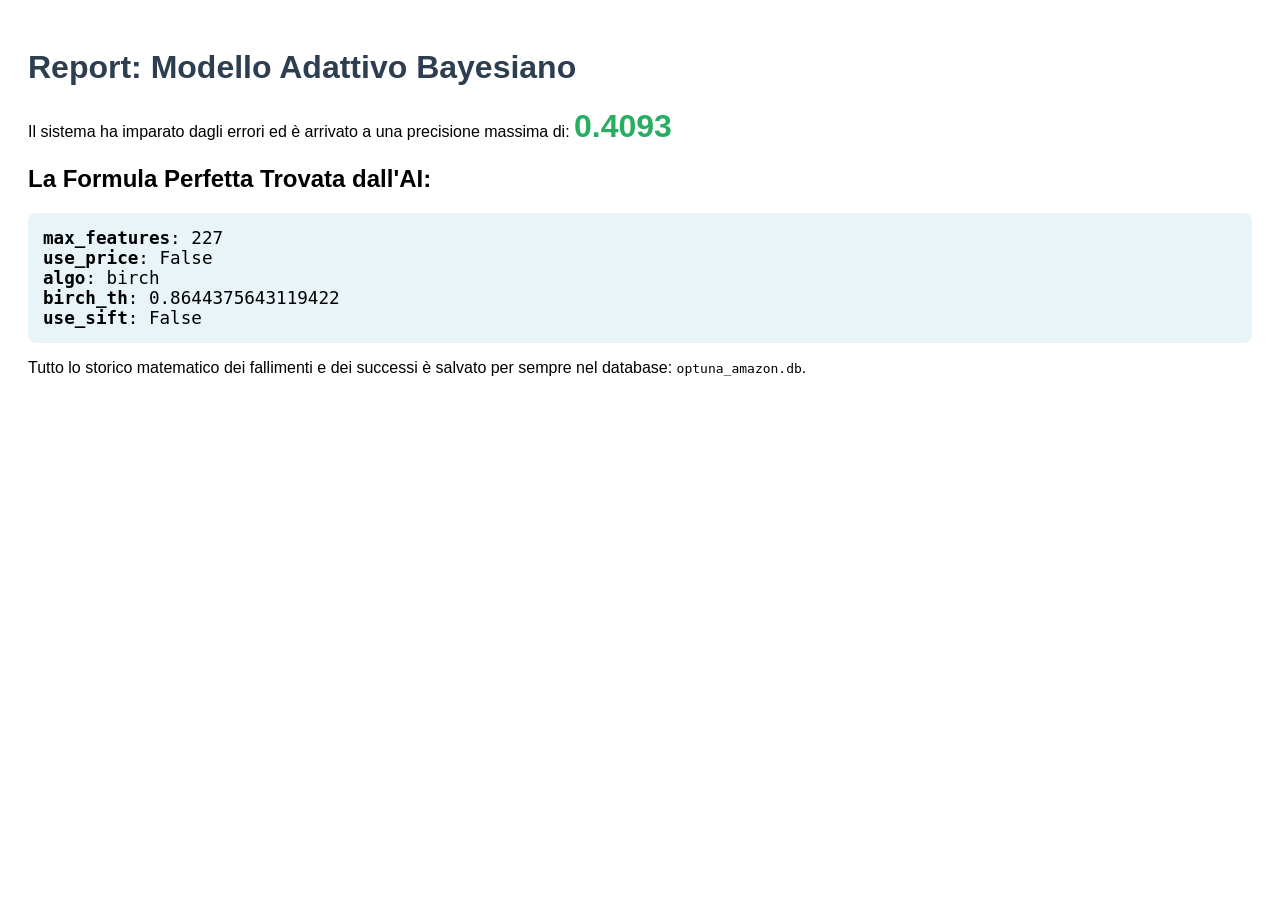
<file: report_optuna.html>
<!DOCTYPE html>
<html lang="it">
<head>
    <meta charset="UTF-8"><title>Report Adattivo</title>
    <style>
        body { font-family: sans-serif; padding: 20px; }
        h1 { color: #2c3e50; }
        .param-box { background: #e8f4f8; padding: 15px; border-radius: 8px; font-family: monospace; font-size: 1.1rem; }
        .score { font-size: 2rem; color: #27ae60; font-weight: bold; }
    </style>
</head>
<body>
    <h1>Report: Modello Adattivo Bayesiano</h1>
    <p>Il sistema ha imparato dagli errori ed è arrivato a una precisione massima di: <span class="score">0.4093</span></p>
    <h2>La Formula Perfetta Trovata dall'AI:</h2>
    <div class="param-box">
<b>max_features</b>: 227<br><b>use_price</b>: False<br><b>algo</b>: birch<br><b>birch_th</b>: 0.8644375643119422<br><b>use_sift</b>: False<br>
    </div>
    <p>Tutto lo storico matematico dei fallimenti e dei successi è salvato per sempre nel database: <code>optuna_amazon.db</code>.</p>
</body>
</html>
</file>
